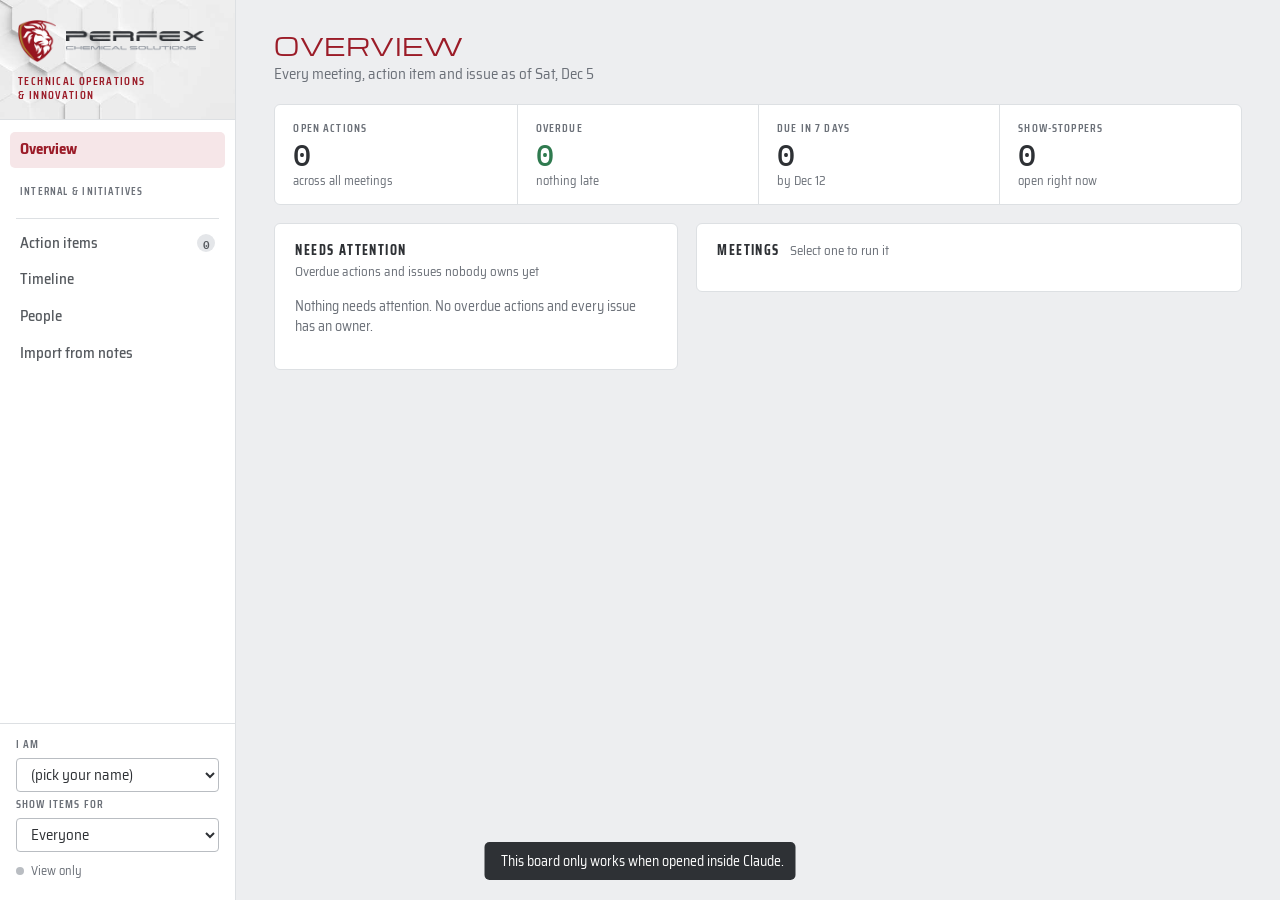
<file: board.html>
<!doctype html><html><head><meta charset=utf8><meta name=viewport content="width=device-width,initial-scale=1"><style>:root{color-scheme:light}body{margin:0;padding:0;font:14px -apple-system,BlinkMacSystemFont,sans-serif;background:#faf9f5;color:#141413}img{max-width:100%}[hidden]:not([hidden=until-found i]){display:none!important}</style></head><body>
<title>Technical Operations &amp; Innovation Board</title>
<link rel="stylesheet" href="https://fonts.googleapis.com/css2?family=IBM+Plex+Mono:wght@400;500&family=Michroma&family=Saira+Condensed:wght@500;600;700&family=Saira+Semi+Condensed:wght@400;500;600;700&display=swap">
<style id="app-css">
:root{
  color-scheme: light;
  --ground:#EDEEF0; --surface:#FFFFFF; --surface-2:#F5F6F7; --sunk:#E4E6E9;
  --ink:#2E3135; --ink-2:#55595E; --muted:#6B7078; --faint:#8A9099;
  --line:#DDE0E3; --line-strong:#B9BDC2;
  --brand:#9B1C28; --brand-deep:#6E1420; --brand-soft:#F6E6E8; --on-brand:#FFFFFF;
  --gold:#C8912B; --gold-ink:#855B10; --gold-soft:#F7EEDB;
  --good:#2F7A4F; --good-soft:#E2F0E7;
  --crit:#9B1C28; --crit-soft:#F6E6E8; --on-ink:#FFFFFF;
  --hex-op:.85;
  --f-title:'Michroma','Eurostile','Microgramma',Arial,sans-serif;
  --f-body:'Saira Semi Condensed','Arial Narrow',Arial,sans-serif;
  --f-label:'Saira Condensed','Arial Narrow',Arial,sans-serif;
  --f-mono:'IBM Plex Mono',ui-monospace,'SFMono-Regular',Menlo,Consolas,monospace;
}
@media (prefers-color-scheme: dark){
  :root:not([data-theme="light"]){
    color-scheme: dark;
    --ground:#17191C; --surface:#212428; --surface-2:#282C31; --sunk:#1C1F22;
    --ink:#ECEDEF; --ink-2:#C3C7CC; --muted:#99A0A8; --faint:#7A8088;
    --line:#33373D; --line-strong:#4A4F56;
    --brand:#E0636C; --brand-deep:#B8414B; --brand-soft:#3A2124; --on-brand:#17191C;
    --gold:#D9A441; --gold-ink:#E5B862; --gold-soft:#3A2F1A;
    --good:#5DBB85; --good-soft:#1C3326;
    --crit:#E0636C; --crit-soft:#3A2124; --on-ink:#17191C;
    --hex-op:.06;
  }
}
:root[data-theme="dark"]{
  color-scheme: dark;
  --ground:#17191C; --surface:#212428; --surface-2:#282C31; --sunk:#1C1F22;
  --ink:#ECEDEF; --ink-2:#C3C7CC; --muted:#99A0A8; --faint:#7A8088;
  --line:#33373D; --line-strong:#4A4F56;
  --brand:#E0636C; --brand-deep:#B8414B; --brand-soft:#3A2124; --on-brand:#17191C;
  --gold:#D9A441; --gold-ink:#E5B862; --gold-soft:#3A2F1A;
  --good:#5DBB85; --good-soft:#1C3326;
  --crit:#E0636C; --crit-soft:#3A2124; --on-ink:#17191C;
  --hex-op:.06;
}
*{box-sizing:border-box}
[hidden]{display:none!important}
html,body{margin:0}
body{background:var(--ground);color:var(--ink);font:15px/1.45 var(--f-body);-webkit-font-smoothing:antialiased}
img{max-width:100%}
button,input,select,textarea{font:inherit;color:inherit}
button{cursor:pointer}
:focus-visible{outline:2px solid var(--brand);outline-offset:2px}
a{color:var(--brand)}
.mono{font-family:var(--f-mono);font-variant-numeric:tabular-nums}
.muted{color:var(--muted)} .sm{font-size:13px}
.lbl{font:600 11.5px/1.2 var(--f-label);text-transform:uppercase;letter-spacing:.1em;color:var(--muted)}

/* ---------- shell ---------- */
.app{display:grid;grid-template-columns:236px minmax(0,1fr);min-height:100vh}
.side{position:sticky;top:0;height:100vh;overflow-y:auto;background:var(--surface);border-right:1px solid var(--line);display:flex;flex-direction:column}
.brand{position:relative;isolation:isolate;padding:20px 18px 16px;border-bottom:1px solid var(--line)}
.brand::before{content:'';position:absolute;inset:0;z-index:-1;background:url([data-uri]) left top/cover no-repeat;opacity:var(--hex-op)}
.mark{display:flex;align-items:center;gap:10px}
.shield{display:block;flex:none;width:38px;height:42px;background:url([data-uri]) center/contain no-repeat}
.wm{display:flex;flex-direction:column;gap:5px}
.wm i{display:block;-webkit-mask-repeat:no-repeat;mask-repeat:no-repeat;-webkit-mask-size:contain;mask-size:contain;-webkit-mask-position:left center;mask-position:left center}
.wm .pf{width:138px;height:10px;background:var(--ink);-webkit-mask-image:url([data-uri]);mask-image:url([data-uri])}
.wm .cs{width:138px;height:5.5px;background:var(--faint);-webkit-mask-image:url([data-uri]);mask-image:url([data-uri])}
.appname{margin-top:12px;font:600 11.5px/1.25 var(--f-label);text-transform:uppercase;letter-spacing:.12em;color:var(--brand)}
.nav{padding:12px 10px;display:flex;flex-direction:column;gap:1px}
.ng{display:flex;align-items:center;justify-content:space-between;font:600 11px var(--f-label);text-transform:uppercase;letter-spacing:.11em;color:var(--muted);padding:14px 10px 5px}
.ng-add{border:1px solid var(--line-strong);background:var(--surface);color:var(--ink-2);border-radius:4px;width:20px;height:20px;line-height:1;font-size:14px;padding:0}
.ng-add:hover{border-color:var(--brand);color:var(--brand)}
.nsep{height:1px;background:var(--line);margin:12px 6px 6px}
.ni{display:flex;align-items:center;gap:8px;width:100%;border:0;background:transparent;border-radius:5px;padding:7px 10px;text-align:left;color:var(--ink-2)}
.ni:hover{background:var(--surface-2);color:var(--ink)}
.ni[aria-current="page"]{background:var(--brand-soft);color:var(--brand)}
.ni[aria-current="page"] .ni-t{font-weight:700}
.ni-t{font-weight:500;flex:1 1 auto;min-width:0;white-space:nowrap;overflow:hidden;text-overflow:ellipsis}
.ni-s{font:11.5px var(--f-mono);color:var(--faint);white-space:nowrap}
.cnt{font:600 11px/1 var(--f-mono);min-width:18px;height:18px;padding:0 5px;border-radius:9px;background:var(--crit);color:var(--on-brand);display:inline-grid;place-items:center;flex:none}
.cnt.out{background:transparent;color:var(--crit);box-shadow:inset 0 0 0 1.5px var(--crit)}
.cnt.n{background:var(--sunk);color:var(--ink-2)}
.side-foot{margin-top:auto;padding:14px 16px 16px;border-top:1px solid var(--line);display:flex;flex-direction:column;gap:6px}
.side-foot select{width:100%}
.savepill{display:flex;align-items:center;gap:7px;font-size:12.5px;color:var(--muted);min-height:26px;flex-wrap:wrap}
.savepill .dotc{width:8px;height:8px;border-radius:50%;background:var(--faint);flex:none}
.savepill.ok .dotc{background:var(--good)} .savepill.dirty .dotc{background:var(--gold)} .savepill.ro .dotc{background:var(--line-strong)}
.mnav{display:none}
.mainarea{min-width:0;padding-inline:clamp(16px,3vw,40px);padding-block:26px 64px}
.page{max-width:1240px;margin:0 auto;display:flex;flex-direction:column;gap:18px}
@media (max-width:860px){
  .app{grid-template-columns:minmax(0,1fr)}
  .side{display:none}
  .mnav{display:flex;align-items:center;gap:10px;padding:10px 16px;background:var(--surface);border-bottom:1px solid var(--line);position:sticky;top:0;z-index:20}
  .mnav .shield{width:26px;height:29px}
  .mnav select{flex:1 1 auto;min-width:0}
  .mnav .savepill span{display:none}
}

/* ---------- controls ---------- */
.btn{height:34px;padding:0 14px;border:1px solid var(--brand);background:var(--brand);color:var(--on-brand);border-radius:4px;font:600 13.5px var(--f-label);letter-spacing:.04em;text-transform:uppercase;white-space:nowrap;display:inline-flex;align-items:center;gap:6px}
.btn:hover{background:var(--brand-deep);border-color:var(--brand-deep)}
.btn.ghost{background:var(--surface);color:var(--ink);border-color:var(--line-strong)}
.btn.ghost:hover{border-color:var(--ink)}
.btn.sm{height:28px;padding:0 10px;font-size:12.5px}
.btn.block{width:100%;justify-content:center}
.btn.danger{background:transparent;color:var(--crit);border-color:var(--crit)}
.btn:disabled{opacity:.45;cursor:not-allowed}
.fld{height:34px;border:1px solid var(--line-strong);border-radius:4px;background:var(--surface);padding:0 10px;min-width:0}
.x{width:26px;height:26px;border:0;background:transparent;color:var(--faint);border-radius:4px;font-size:18px;line-height:1;flex:none;padding:0}
.x:hover{background:var(--crit-soft);color:var(--crit)}
.ib{width:30px;height:30px;border:1px solid var(--line-strong);border-radius:50%;background:var(--surface);display:grid;place-items:center;font-size:12px;line-height:1;padding:0;color:var(--ink)}
.ib:hover{border-color:var(--ink)}
.ib.go{background:var(--brand);border-color:var(--brand);color:var(--on-brand)}
.add-btn{border:1px dashed var(--line-strong);background:transparent;color:var(--ink-2);border-radius:4px;padding:5px 10px;font:600 12.5px var(--f-label);letter-spacing:.05em;text-transform:uppercase}
.add-btn:hover{border-color:var(--brand);color:var(--brand)}
.linkbtn{border:0;background:none;padding:0;color:var(--brand);font-weight:600;text-align:left}
.linkbtn:hover{text-decoration:underline}

/* ---------- page header ---------- */
.ph{display:flex;flex-wrap:wrap;align-items:flex-end;justify-content:space-between;gap:12px 24px}
.ph h1{font:400 clamp(19px,2.2vw,24px)/1.25 var(--f-title);color:var(--brand);text-transform:uppercase;letter-spacing:.02em;margin:4px 0 0;text-wrap:balance}
.ph .sub{color:var(--muted);margin-top:4px}
.ph-r{display:flex;align-items:center;gap:8px;flex-wrap:wrap}
.datenav{display:flex;align-items:center;gap:6px}
.datenav .d{display:flex;flex-direction:column;line-height:1.2;min-width:170px;text-align:center}
.datenav .d b{font-weight:600;font-size:15.5px}
.datenav .d span{font:12px var(--f-mono);color:var(--muted)}
.icon{width:32px;height:32px;border:1px solid var(--line-strong);background:var(--surface);border-radius:4px;font-size:18px;line-height:1;display:grid;place-items:center;flex:none;padding:0}
.icon:hover{border-color:var(--ink)}
.att{display:flex;flex-wrap:wrap;align-items:center;gap:6px;margin-top:10px}
.pchip{font-size:13px;padding:2px 10px;border-radius:12px;background:var(--surface);border:1px solid var(--line);white-space:nowrap}
.pchip.m{background:var(--ink);border-color:var(--ink);color:var(--on-ink)}
.pchip.o{border-style:dashed;color:var(--muted)}
.att details{font-size:13px;color:var(--muted)}
.att summary{cursor:pointer}
.att details[open]{flex-basis:100%}
.att details .names{display:flex;flex-wrap:wrap;gap:5px;margin-top:6px}

/* ---------- panels ---------- */
.panel{background:var(--surface);border:1px solid var(--line);border-radius:6px;padding:18px 20px}
.pan-h{display:flex;align-items:baseline;flex-wrap:wrap;gap:4px 10px;margin-bottom:12px}
h2{font:700 14px/1.2 var(--f-label);text-transform:uppercase;letter-spacing:.1em;margin:0;color:var(--ink)}
.pan-h .sub{color:var(--muted);font-size:13px}
.pan-h .r{margin-left:auto;display:flex;gap:6px;align-items:center;flex-wrap:wrap}
.none{color:var(--muted);font-size:14px}

/* KPIs */
.kpis{display:grid;grid-template-columns:repeat(4,minmax(0,1fr));background:var(--surface);border:1px solid var(--line);border-radius:6px;overflow:hidden}
.kpi{padding:14px 18px;border:0;border-left:1px solid var(--line);background:transparent;text-align:left;display:flex;flex-direction:column;gap:2px;min-width:0}
.kpi:first-child{border-left:0}
button.kpi:hover{background:var(--surface-2)}
.kpi .n{font:500 30px/1.05 var(--f-mono);font-variant-numeric:tabular-nums}
.kpi .l{font:600 11.5px var(--f-label);text-transform:uppercase;letter-spacing:.1em;color:var(--muted)}
.kpi .s{font-size:12.5px;color:var(--muted)}
.kpi.crit .n{color:var(--crit)} .kpi.warn .n{color:var(--gold-ink)} .kpi.good .n{color:var(--good)}
@media (max-width:640px){.kpis{grid-template-columns:repeat(2,minmax(0,1fr))}.kpi:nth-child(3){border-left:0}.kpi:nth-child(n+3){border-top:1px solid var(--line)}}

/* overview */
.ovgrid{display:grid;grid-template-columns:minmax(0,1fr) minmax(0,1.35fr);gap:18px;align-items:start}
@media (max-width:1100px){.ovgrid{grid-template-columns:minmax(0,1fr)}}
.att-list{list-style:none;margin:0;padding:0}
.att-list li{border-top:1px solid var(--line)}
.att-list li:first-child{border-top:0}
.att-list button{display:grid;grid-template-columns:auto minmax(0,1fr);gap:2px 10px;width:100%;text-align:left;border:0;background:transparent;padding:10px 4px}
.att-list button:hover{background:var(--surface-2)}
.att-list .t{font-weight:500;overflow-wrap:anywhere}
.att-list .m{grid-column:2;font-size:13px;color:var(--muted)}
.mgroup + .mgroup{margin-top:16px}
.mgroup .lbl{margin:0 0 8px}
.cards{display:grid;grid-template-columns:repeat(auto-fill,minmax(210px,1fr));gap:10px}
.mc{display:flex;flex-direction:column;gap:6px;text-align:left;border:1px solid var(--line);background:var(--surface);border-radius:6px;padding:12px 14px}
.mc:hover{border-color:var(--brand)}
.mc .nm{font-weight:700;font-size:15.5px}
.mc .dt{font:12.5px var(--f-mono);color:var(--muted)}
.mc .ppl{font-size:13px;color:var(--ink-2);display:-webkit-box;-webkit-line-clamp:2;-webkit-box-orient:vertical;overflow:hidden;min-height:2.6em}
.mc .row{display:flex;gap:12px;margin-top:2px;padding-top:8px;border-top:1px solid var(--line)}
.mc .row span{display:flex;flex-direction:column;font:600 10.5px var(--f-label);text-transform:uppercase;letter-spacing:.08em;color:var(--muted)}
.mc .row b{font:500 16px var(--f-mono);color:var(--ink);letter-spacing:0}
.mc .row b.crit{color:var(--crit)}

/* ---------- meeting: stepper ---------- */
.stepper{display:flex;align-items:stretch;background:var(--surface);border:1px solid var(--line);border-radius:6px;overflow:hidden}
.steps{display:grid;grid-template-columns:repeat(5,minmax(0,1fr));flex:1 1 auto;min-width:0}
.st{position:relative;display:grid;grid-template-columns:auto minmax(0,1fr);grid-template-rows:auto auto;column-gap:9px;align-items:center;text-align:left;border:0;border-right:1px solid var(--line);background:transparent;padding:10px 12px;min-width:0;overflow:hidden}
.st:hover{background:var(--surface-2)}
.st-n{grid-row:1 / span 2;width:26px;height:26px;border-radius:50%;border:1.5px solid var(--line-strong);display:grid;place-items:center;font:600 12.5px var(--f-mono);color:var(--ink-2)}
.st-t{font-weight:600;white-space:nowrap;overflow:hidden;text-overflow:ellipsis}
.st-y{display:none;font-weight:600;font-size:12.5px;white-space:nowrap}
.st-b{font:11.5px var(--f-mono);color:var(--muted);white-space:nowrap}
.st-b b{font-weight:600;color:var(--ink-2)}
.st-p{position:absolute;left:0;bottom:0;height:3px;width:0;background:var(--gold)}
.st.main .st-n{border-color:var(--brand);color:var(--brand)}
.st.cur{background:var(--ink);color:var(--on-ink)}
.st.cur .st-b,.st.cur .st-b b{color:inherit;opacity:.75}
.st.cur .st-n{background:var(--on-ink);border-color:var(--on-ink);color:var(--ink)}
.st.due:not(.cur){box-shadow:inset 0 0 0 2px var(--gold)}
.tmr{display:flex;align-items:center;gap:8px;padding:8px 14px;flex:none;border-left:1px solid var(--line)}
.tmr .t-el{font:500 20px var(--f-mono);font-variant-numeric:tabular-nums}
.tmr .t-of{font:12px var(--f-mono);color:var(--muted)}
.tmr.over .t-el{color:var(--crit)}
.t-hint{font-size:13px;color:var(--muted);margin-top:-8px;padding-left:2px}
.t-hint b{color:var(--ink)}
.t-hint.over b{color:var(--crit)}
@media (max-width:980px){.stepper{flex-direction:column}.steps{grid-template-columns:repeat(5,minmax(0,1fr))}.st{grid-template-columns:minmax(0,1fr);justify-items:center;text-align:center;padding:8px 4px}.st-n{grid-row:auto}.st-b{display:none}.tmr{border-left:0;border-top:1px solid var(--line);justify-content:center}}
@media (max-width:980px){.st-t{display:none}.st-y{display:block}}

.mgrid{display:grid;grid-template-columns:minmax(0,1fr) 340px;gap:18px;align-items:start}
@media (max-width:1150px){.mgrid{grid-template-columns:minmax(0,1fr)}}
.stage{min-height:360px;display:flex;flex-direction:column}
.stg-h{display:flex;align-items:flex-start;gap:12px;flex-wrap:wrap;margin-bottom:14px}
.stg-h .segno{width:34px;height:34px;border-radius:50%;background:var(--brand);color:var(--on-brand);display:grid;place-items:center;font:600 15px var(--f-mono);flex:none}
.stg-h .tt{flex:1 1 260px;min-width:0}
.stg-h h2{font:400 17px/1.3 var(--f-title);letter-spacing:.02em;color:var(--ink)}
.stg-h .rule{margin:4px 0 0;color:var(--ink-2);font-size:14px;max-width:64ch}
.stg-f{margin-top:auto;padding-top:16px;display:flex;justify-content:space-between;gap:8px;border-top:1px solid var(--line)}
.stg-body{padding-bottom:16px}

.rp{display:grid;grid-template-columns:170px minmax(0,1fr);gap:6px 16px;padding:12px 0;border-top:1px solid var(--line)}
.rp:first-child{border-top:0;padding-top:2px}
.rp-h b{display:block;font-weight:700}
.rp-h span{font-size:12.5px;color:var(--muted)}
.rp-b{display:flex;flex-direction:column;gap:6px;align-items:flex-start;min-width:0}
@media (max-width:640px){.rp{grid-template-columns:minmax(0,1fr)}}
.items{list-style:none;margin:0;padding:0;display:flex;flex-direction:column;gap:6px;width:100%}
.item{display:grid;grid-template-columns:auto minmax(0,1fr) auto;gap:10px;align-items:start;padding:8px 6px 8px 10px;background:var(--surface-2);border-radius:5px}
.it-t{font-weight:500;overflow-wrap:anywhere}
.why{color:var(--ink-2);font-size:13.5px;margin-top:2px;overflow-wrap:anywhere}
.why span{font:600 11px var(--f-label);text-transform:uppercase;letter-spacing:.08em;color:var(--muted);margin-right:6px}
.why.own span{color:var(--brand)}
.chip{font:700 11px/1 var(--f-label);text-transform:uppercase;letter-spacing:.07em;padding:5px 7px;border-radius:3px;white-space:nowrap;display:inline-block;margin-top:1px}
.chip.win{background:var(--good-soft);color:var(--good)}
.chip.loss{background:var(--crit-soft);color:var(--crit)}
.chip.opp{background:var(--gold-soft);color:var(--gold-ink)}
.chip.stopper{background:var(--crit);color:var(--on-brand)}
.chip.offtrack{background:var(--gold-soft);color:var(--gold-ink)}
.chip.risk{background:var(--surface-2);color:var(--ink-2);box-shadow:inset 0 0 0 1px var(--line-strong)}
.chip.done{background:var(--good-soft);color:var(--good)}
.chip.tab{background:var(--sunk);color:var(--ink-2)}

.proj{display:grid;grid-template-columns:minmax(0,1fr) auto auto;gap:8px 12px;align-items:center;padding:8px 6px 8px 10px;background:var(--surface-2);border-radius:5px}
.proj .meta{font-size:13px;color:var(--muted)}
.proj .meta a{color:var(--gold-ink);font-weight:600}
.proj.done-row .it-t{text-decoration:line-through;color:var(--muted)}
.stat{display:inline-flex;border:1px solid var(--line-strong);border-radius:4px;overflow:hidden;background:var(--surface)}
.stat button{border:0;background:transparent;padding:5px 10px;font:600 12.5px var(--f-label);letter-spacing:.04em;color:var(--muted);border-left:1px solid var(--line)}
.stat button:first-child{border-left:0}
.stat button[aria-pressed="true"][data-v="on"]{background:var(--good-soft);color:var(--good)}
.stat button[aria-pressed="true"][data-v="off"]{background:var(--gold-soft);color:var(--gold-ink)}
.stat button[aria-pressed="true"][data-v="done"]{background:var(--ink);color:var(--on-ink)}
.stat button[aria-pressed="true"][data-v="hold"]{background:var(--sunk);color:var(--ink)}
.stat button[aria-pressed="true"][data-v="cancelled"]{background:var(--crit-soft);color:var(--crit)}
.proj{grid-template-columns:minmax(0,1fr) auto!important;align-items:start!important}
.proj .stat{grid-column:1 / -1;justify-self:start;flex-wrap:wrap}
.pname{border:0;background:transparent;padding:0;text-align:left;display:flex;flex-direction:column;gap:3px;min-width:0;cursor:pointer}
.pname:hover .it-t{text-decoration:underline}
.proj.sel{background:var(--brand-soft);box-shadow:inset 0 0 0 2px var(--brand)}
.proj.ps-hold .it-t,.proj.ps-cancelled .it-t{color:var(--muted)}
.proj.ps-cancelled .it-t{text-decoration:line-through}
.proj.ps-new{box-shadow:inset 0 0 0 1px var(--gold)}
.proj.ps-new.sel{box-shadow:inset 0 0 0 2px var(--brand)}
.warnt{color:var(--gold-ink);font-weight:600}
.chip.new{background:var(--gold);color:var(--on-brand);padding:3px 6px}
.why.fwd span{color:var(--gold-ink)}
.moved{margin-top:16px;padding-top:12px;border-top:1px dashed var(--line)}
.moved ul{list-style:none;margin:8px 0 0;padding:0;display:flex;flex-direction:column;gap:6px}
.moved li{display:grid;grid-template-columns:auto minmax(0,1fr);gap:2px 10px;align-items:start;font-size:14px;color:var(--ink-2)}
.moved .mv-a{grid-column:2;font-size:12.5px;color:var(--muted)}
.psel{box-shadow:inset 0 0 0 2px var(--brand)}
.psel-n{font-weight:700;margin:-4px 0 8px}
@media (max-width:560px){.proj{grid-template-columns:minmax(0,1fr) auto}.proj .stat{grid-column:1 / -1;justify-self:start}}

.issue{border:1px solid var(--line);border-radius:6px;padding:12px 14px}
.issue + .issue{margin-top:10px}
.issue.stop{border-color:color-mix(in srgb,var(--crit) 55%,var(--line))}
.issue.resolved{opacity:.7}
.issue.resolved .it-t{text-decoration:line-through}
.is-h{display:grid;grid-template-columns:auto auto minmax(0,1fr) auto;gap:10px;align-items:start}
.rank{font:600 16px/1.35 var(--f-mono);min-width:28px}
.is-h .it-t{font-size:15.5px}
.is-tools{display:flex;gap:4px;align-items:center}
.mv{width:26px;height:26px;border:1px solid var(--line);background:var(--surface);border-radius:4px;color:var(--ink-2);font-size:10.5px;line-height:1;padding:0}
.mv:hover:not(:disabled){border-color:var(--ink)}
.mv:disabled{opacity:.3;cursor:default}
.is-sub{font-size:13px;color:var(--muted);margin:2px 0 8px 38px}
.is-body{margin-left:38px;display:flex;flex-direction:column;gap:8px;align-items:flex-start}
@media (max-width:560px){.is-sub,.is-body{margin-left:0}.is-h{grid-template-columns:auto minmax(0,1fr)}.is-h .chip{grid-column:2}.is-h .it-t,.is-h .is-tools{grid-column:1 / -1}}
.acts{list-style:none;margin:0;padding:0;width:100%}
.act{display:grid;grid-template-columns:auto minmax(0,1fr) auto;gap:2px 10px;align-items:start;padding:7px 0;border-top:1px dashed var(--line)}
.act:first-child{border-top:0}
.act input[type="checkbox"]{width:16px;height:16px;accent-color:var(--good);margin:3px 0 0}
.act .a-t{overflow-wrap:anywhere}
.act .a-t .aid{margin-right:6px}
.act .a-m{grid-column:2;font-size:12.5px;color:var(--muted)}
.act .a-m b{color:var(--ink-2);font-weight:600}
.act.done .a-t{text-decoration:line-through;color:var(--muted)}
.aid{font:500 11.5px var(--f-mono);color:var(--faint);white-space:nowrap}
.duetag{font:500 11.5px var(--f-mono);white-space:nowrap;padding:2px 6px;border-radius:3px;color:var(--ink-2);background:var(--surface-2)}
.duetag.over{background:var(--crit-soft);color:var(--crit)}
.duetag.soon{background:var(--gold-soft);color:var(--gold-ink)}
.duetag.done{background:var(--good-soft);color:var(--good)}
.noact{font-size:13.5px;color:var(--gold-ink)}

/* forms */
.add{display:flex;flex-wrap:wrap;gap:6px;width:100%;padding:10px;background:var(--surface-2);border:1px solid var(--line);border-radius:6px}
.add input[type="text"],.add input[type="date"],.add select{height:34px;border:1px solid var(--line-strong);border-radius:4px;background:var(--surface);padding:0 9px;min-width:0}
.add input[type="text"]{flex:1 1 180px}
.add input.full{flex-basis:100%}
.add input[type="date"]{flex:0 0 146px;font-family:var(--f-mono);font-size:13px}
.add select{flex:0 1 190px}
.add select.full{flex:1 1 100%}
.add .ifloss{flex-basis:100%}
/* due check */
.duechk{border:1px solid var(--line);border-left:3px solid var(--gold);border-radius:6px;padding:10px 14px;margin-bottom:14px;background:var(--surface-2)}
.duechk.clear{border-left-color:var(--good);padding:8px 14px;font-size:14px;color:var(--ink-2)}
.duechk.clear b{font:700 12.5px var(--f-label);letter-spacing:.07em;text-transform:uppercase;color:var(--ink)}
.duechk .dc-h{display:flex;flex-wrap:wrap;align-items:baseline;gap:4px 10px;margin-bottom:4px}
.duechk .dc-h b{font:700 12.5px var(--f-label);letter-spacing:.07em;text-transform:uppercase;color:var(--ink)}
.duechk .dc-h span{font-size:12.5px;color:var(--muted)}
.duechk .act{grid-template-columns:auto minmax(0,1fr) auto}
.duechk .act input[type="date"]{height:28px;border:1px solid var(--line-strong);border-radius:4px;background:var(--surface);padding:0 6px;font:12.5px var(--f-mono);grid-row:1 / span 2;grid-column:3;align-self:center}
.duechk .dc-tip{margin:6px 0 0;font-size:12.5px;color:var(--muted)}
/* summary */
.sumbox{margin-top:12px}
.sumbox textarea{width:100%;min-height:220px;font:12.5px/1.5 var(--f-mono);border:1px solid var(--line-strong);border-radius:4px;background:var(--surface-2);padding:8px 10px;resize:vertical;color:var(--ink)}
.stg-f .fr{display:flex;gap:8px;flex-wrap:wrap;justify-content:flex-end}
.add .acts-r{display:flex;gap:6px;margin-left:auto}
.add input::placeholder,textarea::placeholder{color:var(--faint)}
.tgl{display:inline-flex;border:1px solid var(--line-strong);border-radius:4px;overflow:hidden;height:34px;flex:none;position:relative;background:var(--surface)}
.tgl input{position:absolute;opacity:0;width:1px;height:1px}
.tgl label{padding:0 12px;display:grid;place-items:center;font:600 13px var(--f-label);letter-spacing:.04em;text-transform:uppercase;cursor:pointer;color:var(--ink-2)}
.tgl input:checked + label{background:var(--ink);color:var(--on-ink)}
.tgl input:focus-visible + label{outline:2px solid var(--brand);outline-offset:-2px}

/* conclusion */
.concl{display:grid;grid-template-columns:minmax(0,1.3fr) minmax(0,1fr);gap:18px 28px}
@media (max-width:700px){.concl{grid-template-columns:minmax(0,1fr)}}
.rates .lbl{margin:12px 0 2px}
.rates .lbl:first-child{margin-top:0}
.rrow{display:flex;align-items:center;justify-content:space-between;gap:10px;padding:5px 0;border-bottom:1px solid var(--line)}
.rrow .nm{min-width:0;overflow:hidden;text-overflow:ellipsis;white-space:nowrap}
.rate{display:flex;gap:4px;flex:none}
.rb{width:31px;height:31px;border:1px solid var(--line-strong);border-radius:4px;background:var(--surface);font:500 13px var(--f-mono);padding:0}
.rb:hover{border-color:var(--ink)}
.rb[aria-pressed="true"]{background:var(--brand);border-color:var(--brand);color:var(--on-brand)}
.scale{font-size:12.5px;color:var(--muted);margin-top:8px}
.score .big{font:500 48px/1 var(--f-mono);font-variant-numeric:tabular-nums}
.score .big small{font-size:18px;color:var(--muted)}
.spark{width:100%;max-width:260px;height:auto;display:block;margin-top:12px}
.spark .sg{stroke:var(--line);stroke-width:1}
.spark .sl{stroke:var(--brand);stroke-width:2;fill:none;stroke-linejoin:round}
.spark .se{fill:var(--brand)}
.spark .st{fill:var(--muted);font:10px var(--f-mono)}
textarea.fld{display:block;width:100%;min-height:62px;padding:8px 10px;height:auto;resize:vertical;margin-top:6px}

/* rail */
.rail{display:flex;flex-direction:column;gap:14px;position:sticky;top:16px}
@media (max-width:1150px){.rail{position:static}}
.rail .panel{padding:14px 16px}
.rail .pan-h{margin-bottom:8px}
.rlist{list-style:none;margin:0;padding:0}
.rlist li{border-top:1px solid var(--line)}
.rlist li:first-child{border-top:0}
.rlist .act{border-top:0}
.ri{display:grid;grid-template-columns:auto minmax(0,1fr);gap:8px;width:100%;text-align:left;border:0;background:transparent;padding:8px 2px;align-items:start}
.ri:hover .it-t{text-decoration:underline}
.ri .rank{font-size:13px;min-width:22px}
.ri .it-t{font-size:14px}
.ri .m{grid-column:2;font-size:12px;color:var(--muted)}
.more{display:block;margin-top:8px;font-size:13px}

/* action register */
.filters{display:flex;flex-wrap:wrap;gap:6px;align-items:center}
.fchip{height:30px;padding:0 12px;border:1px solid var(--line-strong);border-radius:15px;background:var(--surface);font:500 13.5px var(--f-body);display:inline-flex;align-items:center;gap:6px}
.fchip b{font:500 12px var(--f-mono);color:var(--muted)}
.fchip[aria-pressed="true"]{background:var(--ink);border-color:var(--ink);color:var(--on-ink)}
.fchip[aria-pressed="true"] b{color:inherit;opacity:.75}
.fchip.crit b{color:var(--crit)}
.fchip.crit[aria-pressed="true"] b{color:inherit}
.filters select{height:30px;border:1px solid var(--line-strong);border-radius:15px;background:var(--surface);padding:0 10px;font-size:13.5px}
.filters .sp{flex:1 1 auto}
.alist{list-style:none;margin:12px 0 0;padding:0;border-top:1px solid var(--line)}
.arow{display:grid;grid-template-columns:auto minmax(0,1fr) auto auto;gap:4px 12px;align-items:start;padding:11px 0;border-bottom:1px solid var(--line)}
.arow > input[type="checkbox"]{margin-top:4px;width:16px;height:16px;accent-color:var(--good)}
.arow .atext{font-weight:500;overflow-wrap:anywhere}
.arow .atext .aid{margin-right:7px}
.arow .ameta{font-size:13px;color:var(--muted);overflow-wrap:anywhere}
.arow .ameta b{font-weight:600;color:var(--ink-2)}
.arow.done .atext{text-decoration:line-through;color:var(--muted)}
.adue{display:flex;flex-direction:column;align-items:flex-end;gap:3px}
.adue input{height:30px;width:136px;border:1px solid var(--line-strong);border-radius:4px;background:var(--surface);font:12.5px var(--f-mono);padding:0 6px}
.arow.over .adue input{border-color:var(--crit)}
.flash{animation:flash 1.6s ease-out}
@keyframes flash{0%{background:var(--brand-soft)}100%{background:transparent}}
@media (prefers-reduced-motion:reduce){.flash{animation:none;outline:2px solid var(--brand)}}
@media (max-width:560px){.arow{grid-template-columns:auto minmax(0,1fr) auto}.adue{grid-column:2;align-items:flex-start;flex-direction:row}}
.follow textarea{width:100%;min-height:170px;font:12.5px/1.5 var(--f-mono);border:1px solid var(--line-strong);border-radius:4px;background:var(--surface-2);padding:8px 10px;resize:vertical;color:var(--ink)}
.follow .row{display:flex;justify-content:space-between;align-items:center;gap:8px;margin-bottom:6px;font-size:13px;color:var(--muted)}
.scope-note{display:flex;flex-wrap:wrap;align-items:center;gap:8px;font-size:13px;color:var(--ink-2);background:var(--brand-soft);border-radius:4px;padding:6px 10px}

/* timeline */
.tl-scroll{overflow-x:auto}
.tl{display:grid;grid-template-columns:170px 80px minmax(440px,1fr) 60px;min-width:760px}
.tl > div{border-top:1px solid var(--line);min-height:46px;position:relative}
.tl .ax{border-top:0;min-height:22px;font:600 11px var(--f-label);text-transform:uppercase;letter-spacing:.09em;color:var(--muted);display:flex;align-items:flex-end;padding-bottom:4px}
.tl-lab{padding:7px 10px 6px 0;display:flex;flex-direction:column;justify-content:center;line-height:1.2;min-width:0}
.tl-lab b{font-weight:700;white-space:nowrap;overflow:hidden;text-overflow:ellipsis}
.tl-lab span{font-size:12px;color:var(--muted);white-space:nowrap;overflow:hidden;text-overflow:ellipsis}
.tl-over{background:var(--crit-soft);display:flex;flex-wrap:wrap;align-content:center;gap:4px;padding:6px 8px}
.tl-over.ax{background:transparent;color:var(--crit);padding:0 8px 4px}
.tl-later{display:flex;align-items:center;justify-content:center;font:12px var(--f-mono);color:var(--muted);border-left:1px dashed var(--line)}
.tl-later.ax{border-left:0}
.tl-in{position:absolute;inset:0 12px}
.gl{position:absolute;top:0;bottom:0;width:0;border-left:1px dotted var(--line-strong)}
.gl.today{border-left:1.5px solid var(--ink)}
.tk{position:absolute;bottom:4px;transform:translateX(-50%);font:500 11px var(--f-mono);letter-spacing:0;text-transform:none;color:var(--muted);white-space:nowrap}
.dot{position:absolute;width:12px;height:12px;margin-left:-6px;border-radius:50%;background:var(--ink-2);border:2px solid var(--surface);padding:0;box-shadow:0 0 0 1px var(--ink-2)}
.dot.soon{background:var(--gold);box-shadow:0 0 0 1px var(--gold)}
.dot.over{position:static;margin:0;background:var(--crit);box-shadow:0 0 0 1px var(--crit)}
.dot.proj{border-radius:1px;transform:rotate(45deg);background:var(--surface);box-shadow:0 0 0 2px var(--ink-2);width:10px;height:10px;margin-left:-5px}
.dot.proj.off{box-shadow:0 0 0 2px var(--gold);background:var(--gold-soft)}
.dot.proj.over{background:var(--crit-soft);box-shadow:0 0 0 2px var(--crit)}
.dot:hover{z-index:2;outline:2px solid var(--brand);outline-offset:1px}
.legend{display:flex;flex-wrap:wrap;gap:6px 14px;font-size:12.5px;color:var(--muted);align-items:center}
.legend i{display:inline-block;vertical-align:-1px;margin-right:5px}
.lg-a{width:10px;height:10px;border-radius:50%;background:var(--ink-2)}
.lg-s{width:10px;height:10px;border-radius:50%;background:var(--gold)}
.lg-o{width:10px;height:10px;border-radius:50%;background:var(--crit)}
.lg-t{width:0;height:12px;border-left:1.5px solid var(--ink)}
.lg-p{width:8px;height:8px;transform:rotate(45deg);border:2px solid var(--ink-2)}
.tl-empty{grid-column:1 / -1;border-top:1px solid var(--line);padding:14px 0;color:var(--muted)}
.seg-tgl{display:inline-flex;border:1px solid var(--line-strong);border-radius:15px;overflow:hidden}
.seg-tgl button{border:0;background:var(--surface);padding:4px 12px;font-size:13px}
.seg-tgl button[aria-pressed="true"]{background:var(--ink);color:var(--on-ink)}

/* tables (people, settings) */
.tbl-scroll{overflow-x:auto}
table.t{border-collapse:collapse;width:100%;font-size:14px}
table.t th{font:700 11.5px var(--f-label);text-transform:uppercase;letter-spacing:.08em;background:var(--brand);color:var(--on-brand);text-align:left;padding:8px 10px;white-space:nowrap}
table.t th:first-child{border-top-left-radius:4px} table.t th:last-child{border-top-right-radius:4px}
table.t td{padding:6px 10px;border-bottom:1px solid var(--line);vertical-align:middle}
table.t tbody tr:nth-child(even) td{background:var(--surface-2)}
table.t .k{font-size:12.5px;color:var(--muted)}
table.t input.fld{width:100%;height:32px}
table.t td.c{text-align:center;width:96px}
table.t input[type="radio"]{width:16px;height:16px;accent-color:var(--brand);margin:0}
.mchips{display:flex;flex-wrap:wrap;gap:4px}
.mchips .pchip{font-size:12px;padding:1px 8px}
.sgrid{display:flex;flex-wrap:wrap;gap:14px 20px;align-items:flex-end}
.sgrid > div{display:flex;flex-direction:column;gap:5px}
.sgrid .fld.w{width:280px;max-width:100%}
.sgrid .fld.n{width:90px;font-family:var(--f-mono)}

.ro .edit-only{display:none!important}
#toast{position:fixed;left:50%;bottom:20px;transform:translateX(-50%);background:var(--ink);color:var(--on-ink);padding:9px 12px 9px 16px;border-radius:5px;font-size:14px;display:flex;gap:12px;align-items:center;z-index:50;max-width:calc(100vw - 32px)}
#toast button{background:transparent;border:1px solid currentColor;color:inherit;border-radius:4px;padding:2px 9px;font:600 12.5px var(--f-label);text-transform:uppercase}
</style>

<div id="root"></div>

<script id="app-js">
(function () {
  'use strict';
  var root = document.getElementById('root');
  var NS = 'techops-board2:', K_UI = NS + 'ui3';
  var REDUCED = !!(window.matchMedia && window.matchMedia('(prefers-reduced-motion: reduce)').matches);
  var SEGS = [
    { name: 'Wins & Losses', short: 'Wins & Losses', tiny: 'Wins', f: 0.15, rule: 'Go around the room. Outcomes since the last meeting and <b>why</b>. Own the losses: what was in our control, and what will we do differently?' },
    { name: 'New Opportunities', short: 'Opportunities', tiny: 'Opps', f: 0.10, rule: 'Go around again. Name it, plus any major challenge — deep dives get scheduled separately.' },
    { name: 'Current Projects', short: 'Projects', tiny: 'Projects', f: 0.15, rule: 'One selection each: on track, off track, on hold, cancelled or done. New opportunities presented last week appear here as current projects. Select a project to see only its actions.' },
    { name: 'Issues', short: 'Issues', tiny: 'Issues', f: 0.50, rule: 'Only what has no path yet, ranked. Work from the top: agree the action, <b>one</b> owner, who supports, and the date. Once it has an owner it stops being an issue and moves to Action items.' },
    { name: 'Rate the Meeting', short: 'Rate', tiny: 'Rate', f: 0.10, rule: 'Everyone scores the meeting 1–5. The test: did we leave with clear actions, one owner each, and dates?' }
  ];
  var TECHDIR_SEGS = SEGS.map(function (s) { return Object.assign({}, s); });
  TECHDIR_SEGS[1] = Object.assign({}, SEGS[1], { name: 'Business Project Review', short: 'Business Review', tiny: 'Review', rule: 'A company-wide look at every active project, from every meeting. Not a status update — just making sure nothing important is missing.' });
  TECHDIR_SEGS[2] = Object.assign({}, SEGS[2], { name: 'Tech-Projects', short: 'Tech-Projects', tiny: 'Tech', rule: 'One selection each: on track, off track, on hold, cancelled or done. These are this group’s own technical initiatives — separate from the business-facing projects reviewed in the area meetings.' });
  function segsFor(t) { return (t && t.id === 'techdir') ? TECHDIR_SEGS : SEGS; }
  var SEV = { stopper: 'Urgent', offtrack: 'Project Off-Track', risk: 'Important' };
  var PST = [['on', 'On track'], ['off', 'Off track'], ['hold', 'On hold'], ['cancelled', 'Cancelled'], ['done', 'Done']];
  var ACTIVE = { 'new': 1, on: 1, off: 1, hold: 1 };
  var WD = ['Sundays', 'Mondays', 'Tuesdays', 'Wednesdays', 'Thursdays', 'Fridays', 'Saturdays'];
  var KIND = { area: 'Area meeting', internal: 'Internal meeting' };
  var ROLES = [['members', 'Reporting'], ['support', 'Supporting'], ['optional', 'Optional'], ['none', 'Not in meeting']];

  /* ---------- storage (guarded) ---------- */
  function st(kind) { try { return kind === 's' ? window.sessionStorage : window.localStorage; } catch (e) { return null; } }
  function sget(kind, k) { try { var s = st(kind); var v = s && s.getItem(k); return v ? JSON.parse(v) : null; } catch (e) { return null; } }
  function sset(kind, k, v) { try { var s = st(kind); if (s) s.setItem(k, JSON.stringify(v)); } catch (e) {} }
  function sdel(kind, k) { try { var s = st(kind); if (s) s.removeItem(k); } catch (e) {} }

  /* ---------- dates ---------- */
  var MON = ['Jan','Feb','Mar','Apr','May','Jun','Jul','Aug','Sep','Oct','Nov','Dec'];
  var DOW = ['Sun','Mon','Tue','Wed','Thu','Fri','Sat'];
  function pad(n) { return (n < 10 ? '0' : '') + n; }
  function toStr(d) { return d.getFullYear() + '-' + pad(d.getMonth() + 1) + '-' + pad(d.getDate()); }
  function parseD(s) { var p = String(s).split('-'); return new Date(+p[0], +p[1] - 1, +p[2]); }
  function addDays(s, n) { var d = parseD(s); d.setDate(d.getDate() + n); return toStr(d); }
  function diffDays(a, b) { return Math.round((parseD(b) - parseD(a)) / 86400000); }
  function nextOn(s, wd) { var d = parseD(s); d.setDate(d.getDate() + ((wd - d.getDay()) + 7) % 7); return toStr(d); }
  function fmt(s) { var d = parseD(s); return MON[d.getMonth()] + ' ' + d.getDate(); }
  function fmtDay(s) { var d = parseD(s); return DOW[d.getDay()] + ', ' + MON[d.getMonth()] + ' ' + d.getDate(); }
  function fmtShort(s) { var d = parseD(s); return DOW[d.getDay()] + ' ' + (d.getMonth() + 1) + '/' + d.getDate(); }
  function fmtLong(s) { return fmtDay(s) + ', ' + parseD(s).getFullYear(); }
  function rel(s) {
    var n = diffDays(TODAY, s);
    if (n === 0) return 'today'; if (n === 1) return 'tomorrow'; if (n === -1) return 'yesterday';
    if (n > 0) return n < 14 ? 'in ' + n + ' days' : 'in ' + Math.round(n / 7) + ' weeks';
    return -n < 14 ? -n + ' days ago' : Math.round(-n / 7) + ' weeks ago';
  }
  var TODAY = toStr(new Date());

  /* ---------- state (a live local mirror of the shared database) ---------- */
  function blank() { return { people: [], tabs: [], entries: [], projects: [], issues: [], actions: [], meetings: {}, settings: {} }; }
  function chemList() { return (state.settings.chemistries && state.settings.chemistries.items) || []; }
  function resourceList() { return (state.settings.resources && state.settings.resources.items) || []; }
  function canSeeDetails(tabId) { var p = P(ui.iam); return !!(p && Array.isArray(p.detailAreas) && p.detailAreas.indexOf(tabId) >= 0); }
  function clone(o) { return JSON.parse(JSON.stringify(o)); }
  var state = blank();
  var db = null, sample = null;
  var contentMode = 'connecting', settingsMode = 'connecting';
  var lastUndo = null, toastTimer = null;

  var ui = Object.assign({ view: 'overview', tab: null, dates: {}, steps: {}, filter: 'open', person: 'all', regTab: 'all', timers: {}, follow: false, open: null, settings: false, tlGroup: 'meeting', proj: null, projFilter: 'all', importTid: null, importDate: null, importText: '', importDraft: null, importBusy: false, iam: null }, sget('s', K_UI) || {});
  ['dates', 'timers', 'steps'].forEach(function (k) { if (!ui[k] || typeof ui[k] !== 'object') ui[k] = {}; });
  function saveUi() { sset('s', K_UI, ui); }

  /* ---------- helpers ---------- */
  function esc(s) { return String(s == null ? '' : s).replace(/[&<>"']/g, function (c) { return { '&': '&amp;', '<': '&lt;', '>': '&gt;', '"': '&quot;', "'": '&#39;' }[c]; }); }
  function uid() { return Math.random().toString(36).slice(2, 8) + Date.now().toString(36).slice(-4); }
  function byId(arr, id) { for (var i = 0; i < arr.length; i++) if (arr[i].id === id) return arr[i]; return null; }
  function P(id) { return byId(state.people, id); }
  function T(id) { return byId(state.tabs, id); }
  function pn(id) { var p = P(id); return p ? p.name : 'Unassigned'; }
  function aid(a) { return 'A-' + String(a.num || 0).padStart(3, '0'); }
  function isOpen(a) { return a.status !== 'done'; }
  function isOver(a) { return isOpen(a) && a.due && a.due < TODAY; }
  function isSoon(a) { return isOpen(a) && a.due && a.due >= TODAY && diffDays(TODAY, a.due) <= 7; }
  function dueCls(a) { if (!isOpen(a)) return 'done'; if (!a.due) return ''; if (a.due < TODAY) return 'over'; if (diffDays(TODAY, a.due) <= 7) return 'soon'; return ''; }
  function dueLabel(a) {
    if (!isOpen(a)) return 'Done' + (a.doneOn ? ' ' + fmt(a.doneOn) : '');
    if (!a.due) return 'No date';
    var n = diffDays(TODAY, a.due);
    if (n < 0) return -n + 'd overdue'; if (n === 0) return 'Due today'; if (n === 1) return 'Due tomorrow';
    return 'Due ' + fmt(a.due);
  }
  function tabDate(t) { return ui.dates[t.id] || nextOn(TODAY, +t.weekday); }
  function mkey(tid, d) { return tid + '|' + d; }
  function dbMeetingId(tid, d) { return tid + '@' + d; }
  function meet(tid, d) { var k = mkey(tid, d); if (!state.meetings[k]) state.meetings[k] = { ratings: {}, note: '' }; if (!state.meetings[k].ratings) state.meetings[k].ratings = {}; return state.meetings[k]; }
  function attendeeIds(t) { return t.members.concat(t.support, t.optional); }
  function ratingInfo(tid, d) {
    var m = state.meetings[mkey(tid, d)], vals = [];
    if (m && m.ratings) Object.keys(m.ratings).forEach(function (k) { if (P(k)) vals.push(+m.ratings[k]); });
    return { n: vals.length, avg: vals.length ? vals.reduce(function (a, b) { return a + b; }, 0) / vals.length : null };
  }
  function lastScore(tid) {
    var best = null;
    Object.keys(state.meetings).forEach(function (k) {
      var i = k.indexOf('|'); if (k.slice(0, i) !== tid) return;
      var d = k.slice(i + 1), r = ratingInfo(tid, d);
      if (r.n && (!best || d > best.d)) best = { d: d, avg: r.avg, n: r.n };
    });
    return best;
  }
  function inScope(x, tid) { return tid === 'all' || x.tab === tid; }
  function personOk(a) { return ui.person === 'all' || a.owner === ui.person || a.support === ui.person; }
  function stats(tid) {
    var open = state.actions.filter(function (a) { return inScope(a, tid) && isOpen(a); });
    return {
      open: open.length, over: open.filter(isOver).length, soon: open.filter(isSoon).length,
      off: state.projects.filter(function (p) { return inScope(p, tid) && p.status === 'off'; }).length,
      stop: state.issues.filter(function (i) { return inScope(i, tid) && i.status === 'open' && i.sev === 'stopper' && !openActsFor(i.id); }).length
    };
  }
  function parentText(a) {
    if (!a.parent) return '';
    if (a.parent.type === 'issue') { var i = byId(state.issues, a.parent.id); return i ? i.text : ''; }
    var p = byId(state.projects, a.parent.id); return p ? p.name + ' (project)' : '';
  }
  function issueItems(tid) {
    var items = state.issues.filter(function (i) { return i.tab === tid && i.status === 'open' && !openActsFor(i.id); }).map(function (i) { return { type: 'i', o: i, sev: i.sev }; })
      .concat(state.projects.filter(function (p) { return p.tab === tid && p.status === 'off' && !openActsFor(p.id); }).map(function (p) { return { type: 'p', o: p, sev: 'offtrack' }; }));
    items.sort(function (a, b) {
      var ra = a.o.rank == null ? 1e9 : a.o.rank, rb = b.o.rank == null ? 1e9 : b.o.rank;
      if (ra !== rb) return ra - rb;
      var sa = a.sev === 'stopper' ? 0 : 1, sb = b.sev === 'stopper' ? 0 : 1;
      if (sa !== sb) return sa - sb;
      return (a.o.meeting || '') < (b.o.meeting || '') ? -1 : 1;
    });
    return items;
  }
  function openActsFor(id, excludeActionId) { return state.actions.filter(function (a) { return a.parent && a.parent.id === id && a.id !== excludeActionId && isOpen(a); }).length; }
  function actsOf(id) { return state.actions.filter(function (a) { return a.parent && a.parent.id === id; }).sort(function (a, c) { return (isOpen(a) === isOpen(c)) ? ((a.due || '9') < (c.due || '9') ? -1 : 1) : (isOpen(a) ? -1 : 1); }); }
  function projVisible(x, tid, d) { return x.tab === tid && (!x.start || x.start <= d) && (ACTIVE[x.status] || ((x.status === 'done' || x.status === 'cancelled') && x.doneMeeting === d)); }
  function actionedItems(tid) {
    return state.issues.filter(function (i) { return i.tab === tid && i.status === 'open' && openActsFor(i.id); }).map(function (i) { return { type: 'i', o: i, sev: i.sev }; })
      .concat(state.projects.filter(function (p) { return p.tab === tid && p.status === 'off' && openActsFor(p.id); }).map(function (p) { return { type: 'p', o: p, sev: 'offtrack' }; }));
  }
  function fmtMin(m) { if (m < 1) return Math.round(m * 60) + 's'; var r = Math.round(m * 2) / 2; return (r % 1 ? r.toFixed(1) : r) + ' min'; }
  function clock(sec) { sec = Math.max(0, Math.round(sec)); return Math.floor(sec / 60) + ':' + pad(sec % 60); }
  function currentAreaReadonly() {
    if (ui.view === 'people') return settingsMode !== 'live';
    if (ui.view === 'tab' && ui.settings) return settingsMode !== 'live';
    return contentMode !== 'live';
  }
  function DIS() { return currentAreaReadonly() ? ' disabled' : ''; }
  function byName(a, b) { return a.name < b.name ? -1 : a.name > b.name ? 1 : 0; }
  function nameOpts(sel, blankLabel, tid) {
    function o(p) { return '<option value="' + esc(p.name) + '"' + (p.name === sel ? ' selected' : '') + '>' + esc(p.name) + '</option>'; }
    var head = blankLabel ? '<option value="">' + blankLabel + '</option>' : '', t = tid ? T(tid) : null;
    if (!t) return head + state.people.slice().sort(byName).map(o).join('');
    var ids = attendeeIds(t).filter(P), rest = state.people.filter(function (p) { return ids.indexOf(p.id) < 0; }).sort(byName);
    return head + (ids.length ? '<optgroup label="In this meeting">' + ids.map(function (id) { return o(P(id)); }).join('') + '</optgroup>' : '') +
      (rest.length ? '<optgroup label="Everyone else">' + rest.map(o).join('') + '</optgroup>' : '');
  }
  var PSTL = { 'new': 'New', on: 'On track', off: 'Off track', hold: 'On hold', cancelled: 'Cancelled', done: 'Done' };
  function relOpts(tid, sel) {
    function o(v, label) { return '<option value="' + v + '"' + (sel === v ? ' selected' : '') + '>' + label + '</option>'; }
    var projs = state.projects.filter(function (x) { return x.tab === tid && ACTIVE[x.status]; });
    var ranked = issueItems(tid).filter(function (it) { return it.type === 'i'; }).map(function (it) { return it.o; });
    var iss = ranked.concat(state.issues.filter(function (i) { return i.tab === tid && i.status === 'open' && ranked.indexOf(i) < 0; }));
    return o('', 'Related to: nothing specific') +
      (projs.length ? '<optgroup label="Projects">' + projs.map(function (x) { return o('p:' + x.id, 'Project · ' + esc(x.name) + (x.status !== 'on' ? ' (' + PSTL[x.status].toLowerCase() + ')' : '')); }).join('') + '</optgroup>' : '') +
      (iss.length ? '<optgroup label="Open issues">' + iss.map(function (i) { return o('i:' + i.id, 'Issue · ' + esc(i.text)); }).join('') + '</optgroup>' : '');
  }
  function smooth() { return REDUCED ? 'auto' : 'smooth'; }
  function flash(el) { if (!el) return; el.scrollIntoView({ block: 'center', behavior: smooth() }); el.classList.remove('flash'); void el.offsetWidth; el.classList.add('flash'); }
  function stepOf(t) { var s = ui.steps[t.id]; return s >= 0 && s <= 4 ? s : 0; }

  /* ---------- database writes ---------- */
  function areaOf(col) { return (col === 'people' || col === 'tabs' || col === 'settings') ? 'settings' : 'content'; }
  function writeFail(col, e) {
    var area = areaOf(col);
    if (e && e.code === 'invalid_argument') {
      if (area === 'settings') settingsMode = 'readonly'; else contentMode = 'readonly';
      render();
      toast(area === 'settings' ? 'Only the board owner can change settings.' : 'You have view-only access here.');
    } else if (e && e.code === 'resource_exhausted') { toast('Too many changes at once — try again in a moment.'); }
    else if (e && e.code === 'quota_exceeded') { toast('This board is full — delete some old items first.'); }
    else if (e) { toast('Couldn’t save that change. Please try again.'); }
  }
  function setDoc(col, id, data) { if (!db) { toast('Not connected yet — try reloading.'); return Promise.resolve(); } return db.doc(col + '/' + id).set(data).catch(function (e) { writeFail(col, e); }); }
  function updateDoc(col, id, data) { if (!db) { toast('Not connected yet — try reloading.'); return Promise.resolve(); } return db.doc(col + '/' + id).update(data).catch(function (e) { writeFail(col, e); }); }
  function deleteDoc(col, id) { if (!db) { toast('Not connected yet — try reloading.'); return Promise.resolve(); } return db.doc(col + '/' + id).delete().catch(function (e) { writeFail(col, e); }); }
  function mutateDoc(col, id, fn) {
    var obj = byId(state[col], id); if (!obj) return Promise.resolve();
    var copy = clone(obj); delete copy.id; fn(copy);
    return setDoc(col, id, copy);
  }
  function nextActionNum() {
    var ref = db.doc('counters/actions');
    return ref.get().then(function (snap) {
      var n = (snap.exists && snap.data().next) || 1;
      return ref.set({ next: n + 1 }).then(function () { return n; });
    });
  }
  function matchPerson(name) {
    if (!name) return '';
    var n = String(name).trim().toLowerCase();
    var p = state.people.filter(function (x) { return x.name.toLowerCase() === n; })[0];
    return p ? p.id : '';
  }

  /* ---------- toast ---------- */
  var toastEl = document.createElement('div');
  toastEl.id = 'toast'; toastEl.setAttribute('role', 'status'); toastEl.setAttribute('aria-live', 'polite'); toastEl.hidden = true;
  document.body.appendChild(toastEl);
  function toast(msg, withUndo) {
    toastEl.innerHTML = '<span>' + esc(msg) + '</span>' + (withUndo ? '<button type="button" data-undo="1">Undo</button>' : '');
    toastEl.hidden = false; clearTimeout(toastTimer);
    toastTimer = setTimeout(function () { toastEl.hidden = true; }, withUndo ? 7000 : 4200);
  }
  toastEl.addEventListener('click', function (e) {
    if (!e.target.closest('[data-undo]') || !lastUndo) return;
    var fn = lastUndo; lastUndo = null; toastEl.hidden = true; fn();
  });

  /* ---------- shell ---------- */
  function connPill() {
    if (contentMode === 'connecting' || settingsMode === 'connecting') return '<div class="savepill"><i class="dotc"></i><span>Connecting…</span></div>';
    if (currentAreaReadonly()) return '<div class="savepill ro"><i class="dotc"></i><span>View only' + (contentMode === 'live' || settingsMode === 'live' ? ' here' : '') + '</span></div>';
    return '<div class="savepill ok"><i class="dotc"></i><span>Live</span></div>';
  }

  function renderSide() {
    var areas = state.tabs.filter(function (t) { return t.kind === 'area'; }), other = state.tabs.filter(function (t) { return t.kind !== 'area'; });
    function cur(view, id) { return ui.view === view && (view !== 'tab' || ui.tab === id); }
    function meetItem(t) {
      var s = stats(t.id);
      return '<button type="button" class="ni" data-act="go" data-v="tab" data-id="' + t.id + '"' + (cur('tab', t.id) ? ' aria-current="page"' : '') + '>' +
        '<span class="ni-t">' + esc(t.name) + '</span>' +
        (s.over ? '<span class="cnt" title="' + s.over + ' overdue">' + s.over + '</span>' : s.stop ? '<span class="cnt out" title="' + s.stop + ' show-stopper(s)">' + s.stop + '</span>' : '<span class="ni-s">' + fmtShort(tabDate(t)) + '</span>') + '</button>';
    }
    function item(view, label, extra) { return '<button type="button" class="ni" data-act="go" data-v="' + view + '"' + (cur(view) ? ' aria-current="page"' : '') + '><span class="ni-t">' + label + '</span>' + (extra || '') + '</button>'; }
    var s = stats('all');
    var names = state.people.slice().sort(function (a, b) { return a.name < b.name ? -1 : 1; });
    var personSel = '<option value="all">Everyone</option>' + names.map(function (p) { return '<option value="' + esc(p.name) + '"' + (ui.person === p.name ? ' selected' : '') + '>' + esc(p.name) + '</option>'; }).join('');
    var iamSel = '<option value="">(pick your name)</option>' + names.map(function (p) { return '<option value="' + p.id + '"' + (ui.iam === p.id ? ' selected' : '') + '>' + esc(p.name) + '</option>'; }).join('');
    var addTabBtn = settingsMode === 'live' ? '<button type="button" class="ng-add" data-act="addTab" aria-label="Add a tab" title="Add a tab">+</button>' : '';
    var side = '<aside class="side" aria-label="Navigation">' +
      '<div class="brand"><div class="mark"><span class="shield" aria-hidden="true"></span><div class="wm" role="img" aria-label="Perfex Chemical Solutions"><i class="pf"></i><i class="cs"></i></div></div>' +
      '<div class="appname">Technical Operations<br>&amp; Innovation</div></div>' +
      '<nav class="nav">' + item('overview', 'Overview') +
      (areas.length ? '<div class="ng">Area meetings</div>' + areas.map(meetItem).join('') : '') +
      '<div class="ng">Internal &amp; initiatives' + addTabBtn + '</div>' + other.map(meetItem).join('') +
      '<div class="nsep"></div>' +
      item('actions', 'Action items', s.over ? '<span class="cnt">' + s.over + '</span>' : '<span class="cnt n">' + s.open + '</span>') +
      item('timeline', 'Timeline') + item('people', 'People') + item('import', 'Import from notes') + '</nav>' +
      '<div class="side-foot"><label class="lbl" for="f-iam">I am</label><select class="fld" id="f-iam" data-edit="iam">' + iamSel + '</select>' +
      '<label class="lbl" for="f-person">Show items for</label><select class="fld" id="f-person" data-edit="personFilter">' + personSel + '</select>' + connPill() + '</div></aside>';
    var navOpts = '<option value="overview"' + (ui.view === 'overview' ? ' selected' : '') + '>Overview</option>' +
      '<optgroup label="Area meetings">' + areas.map(function (t) { return '<option value="tab:' + t.id + '"' + (cur('tab', t.id) ? ' selected' : '') + '>' + esc(t.name) + '</option>'; }).join('') + '</optgroup>' +
      '<optgroup label="Internal &amp; initiatives">' + other.map(function (t) { return '<option value="tab:' + t.id + '"' + (cur('tab', t.id) ? ' selected' : '') + '>' + esc(t.name) + '</option>'; }).join('') + '</optgroup>' +
      '<optgroup label="Lists"><option value="actions"' + (ui.view === 'actions' ? ' selected' : '') + '>Action items</option><option value="timeline"' + (ui.view === 'timeline' ? ' selected' : '') + '>Timeline</option><option value="people"' + (ui.view === 'people' ? ' selected' : '') + '>People</option><option value="import"' + (ui.view === 'import' ? ' selected' : '') + '>Import from notes</option></optgroup>';
    var mnav = '<div class="mnav"><span class="shield" role="img" aria-label="Perfex"></span><select class="fld" id="f-nav" data-edit="navSelect" aria-label="Go to">' + navOpts + '</select>' + connPill() + '</div>';
    return side + mnav;
  }

  function ph(title, sub, right, eyebrow) {
    return '<header class="ph"><div>' + (eyebrow ? '<div class="lbl">' + eyebrow + '</div>' : '') + '<h1>' + title + '</h1>' + (sub ? '<div class="sub">' + sub + '</div>' : '') + '</div>' + (right ? '<div class="ph-r">' + right + '</div>' : '') + '</header>';
  }
  function kpi(cls, n, l, s, act, v) {
    var tag = act ? 'button' : 'div';
    return '<' + tag + ' class="kpi ' + cls + '"' + (act ? ' type="button" data-act="' + act + '" data-v="' + v + '"' : '') + '><span class="l">' + l + '</span><span class="n">' + n + '</span><span class="s">' + s + '</span></' + tag + '>';
  }

  /* ---------- overview ---------- */
  function renderOverview() {
    var s = stats('all');
    var html = ph('Overview', 'Every meeting, action item and issue as of ' + fmtDay(TODAY));
    html += '<section class="kpis" aria-label="Summary">' +
      kpi('', s.open, 'Open actions', 'across all meetings', 'showActions', 'open') +
      kpi(s.over ? 'crit' : 'good', s.over, 'Overdue', s.over ? 'past due date' : 'nothing late', 'showActions', 'over') +
      kpi(s.soon ? 'warn' : '', s.soon, 'Due in 7 days', 'by ' + fmt(addDays(TODAY, 7)), 'showActions', 'soon') +
      kpi(s.stop ? 'crit' : '', s.stop, 'Show-stoppers', 'open right now', null) + '</section>';

    // needs attention
    var rows = [];
    state.actions.filter(function (a) { return isOver(a) && personOk(a); }).sort(function (a, b) { return a.due < b.due ? -1 : 1; }).forEach(function (a) {
      rows.push('<li><button type="button" data-act="focusAction" data-id="' + a.id + '"><span class="duetag over">' + dueLabel(a) + '</span><span class="t">' + esc(a.text) + '</span><span class="m"><b>' + esc(a.owner || 'No owner') + '</b> · ' + esc(T(a.tab) ? T(a.tab).name : '') + '</span></button></li>');
    });
    state.tabs.forEach(function (t) {
      issueItems(t.id).forEach(function (it) {
        var o = it.o; if (openActsFor(o.id)) return;
        if (ui.person !== 'all' && pn(o.personId) !== ui.person) return;
        rows.push('<li><button type="button" data-act="openIssue" data-id="' + t.id + '" data-v="iss-' + o.id + '"><span class="chip ' + it.sev + '">' + (it.type === 'p' ? 'Off-track' : SEV[it.sev]) + '</span><span class="t">' + esc(o.text || o.name) + '</span><span class="m">' + esc(t.name) + ' · ' + esc(pn(o.personId)) + ' · no action yet</span></button></li>');
      });
    });
    var att = '<section class="panel"><div class="pan-h"><h2>Needs attention</h2><span class="sub">Overdue actions and issues nobody owns yet</span></div>' +
      (rows.length ? '<ul class="att-list">' + rows.slice(0, 10).join('') + '</ul>' + (rows.length > 10 ? '<p class="sm muted">…and ' + (rows.length - 10) + ' more</p>' : '') : '<p class="none">Nothing needs attention' + (ui.person !== 'all' ? ' for ' + esc(ui.person) : '') + '. No overdue actions and every issue has an owner.</p>') + '</section>';

    function card(t) {
      var st2 = stats(t.id), ls = lastScore(t.id), d = tabDate(t);
      return '<button type="button" class="mc" data-act="go" data-v="tab" data-id="' + t.id + '"><span class="nm">' + esc(t.name) + '</span>' +
        '<span class="dt">' + fmtDay(d) + ' · ' + rel(d) + '</span>' +
        '<span class="ppl">' + (t.members.filter(P).map(pn).join(', ') || 'No one reporting yet') + '</span>' +
        '<span class="row"><span>Open<b>' + st2.open + '</b></span><span>Overdue<b class="' + (st2.over ? 'crit' : '') + '">' + st2.over + '</b></span><span>Stoppers<b class="' + (st2.stop ? 'crit' : '') + '">' + st2.stop + '</b></span><span>Score<b>' + (ls ? ls.avg.toFixed(1) : '—') + '</b></span></span></button>';
    }
    var areas = state.tabs.filter(function (t) { return t.kind === 'area'; }), other = state.tabs.filter(function (t) { return t.kind !== 'area'; });
    var meetings = '<section class="panel"><div class="pan-h"><h2>Meetings</h2><span class="sub">Select one to run it</span></div>' +
      (areas.length ? '<div class="mgroup"><div class="lbl">Area meetings</div><div class="cards">' + areas.map(card).join('') + '</div></div>' : '') +
      (other.length ? '<div class="mgroup"><div class="lbl">Internal &amp; initiatives</div><div class="cards">' + other.map(card).join('') + '</div></div>' : '') + '</section>';
    return html + '<div class="ovgrid">' + att + meetings + '</div>';
  }

  /* ---------- meeting ---------- */
  function renderMeeting(t) {
    var d = tabDate(t), up = nextOn(TODAY, +t.weekday), L = +t.lengthMin || 30, step = stepOf(t);
    var sup = t.support.filter(P), opt = t.optional.filter(P);
    var att = '<div class="att">' + (t.members.filter(P).map(function (id) { return '<span class="pchip m" title="' + esc(P(id).title) + '">' + esc(pn(id)) + '</span>'; }).join('') || '<span class="muted sm">No one reporting yet</span>') +
      (sup.length || opt.length ? '<details><summary>+ ' + sup.length + ' supporting' + (opt.length ? ', ' + opt.length + ' optional' : '') + '</summary><div class="names">' +
        sup.map(function (id) { return '<span class="pchip">' + esc(pn(id)) + '</span>'; }).join('') + opt.map(function (id) { return '<span class="pchip o">' + esc(pn(id)) + '</span>'; }).join('') + '</div></details>' : '') + '</div>';
    var right = '<div class="datenav"><button class="icon" type="button" data-act="prevMeeting" aria-label="Previous meeting">‹</button><div class="d"><b>' + fmtLong(d) + '</b><span>' + rel(d) + '</span></div><button class="icon" type="button" data-act="nextMeeting" aria-label="Next meeting">›</button></div>' +
      (d !== up ? '<button class="btn ghost sm" type="button" data-act="thisMeeting">Upcoming</button>' : '') +
      '<button class="btn ghost sm" type="button" data-act="openSettings">Settings</button>';
    var head = '<header class="ph"><div><div class="lbl">' + KIND[t.kind] + ' · ' + WD[t.weekday] + ' · ' + L + ' min</div><h1>' + esc(t.name) + '</h1>' + att + '</div><div class="ph-r">' + right + '</div></header>';

    var ents = state.entries.filter(function (e) { return e.tab === t.id && e.meeting === d; });
    var counts = [
      ents.filter(function (e) { return e.kind === 'win' || e.kind === 'loss'; }).length,
      ents.filter(function (e) { return e.kind === 'opp'; }).length,
      state.projects.filter(function (x) { return projVisible(x, t.id, d) && ACTIVE[x.status]; }).length,
      issueItems(t.id).length,
      ratingInfo(t.id, d).n
    ];
    var segs = segsFor(t);
    var steps = segs.map(function (s, i) {
      return '<button type="button" class="st' + (i === step ? ' cur' : '') + (i === 3 ? ' main' : '') + '" id="st-' + i + '" data-act="step" data-v="' + i + '"' + (i === step ? ' aria-current="step"' : '') + '>' +
        '<span class="st-n">' + (i + 1) + '</span><span class="st-t">' + s.short + '</span><span class="st-y">' + s.tiny + '</span><span class="st-b">' + fmtMin(L * s.f) + (counts[i] ? ' · <b>' + counts[i] + '</b>' : '') + '</span><i class="st-p" id="stp-' + i + '"></i></button>';
    }).join('');
    var stepper = '<div class="stepper"><div class="steps" role="tablist" aria-label="Meeting segments">' + steps + '</div>' +
      '<div class="tmr" id="tmr"><span class="t-el" id="t-el">0:00</span><span class="t-of">/ ' + clock(L * 60) + '</span>' +
      '<button class="ib go" type="button" data-act="timerToggle" id="t-btn" aria-label="Start meeting clock">▶</button><button class="ib" type="button" data-act="timerReset" aria-label="Reset meeting clock">↺</button></div></div>' +
      '<div class="t-hint" id="t-hint"></div>';

    return head + stepper + '<div class="mgrid"><section class="panel stage" aria-live="polite">' + renderStage(t, step, d, ents) + '</section><aside class="rail">' + renderRail(t, step) + '</aside></div>';
  }

  function stageHead(segs, i, extra) {
    return '<div class="stg-h"><span class="segno">' + (i + 1) + '</span><div class="tt"><h2>' + segs[i].name + '</h2><p class="rule">' + segs[i].rule + '</p></div>' + (extra || '') + '</div>';
  }
  function stageFoot(segs, i) {
    return '<div class="stg-f">' + (i > 0 ? '<button class="btn ghost" type="button" data-act="step" data-v="' + (i - 1) + '">← ' + segs[i - 1].short + '</button>' : '<span></span>') +
      (i < 4 ? '<button class="btn" type="button" data-act="step" data-v="' + (i + 1) + '">Next: ' + segs[i + 1].short + ' →</button>' :
        '<span class="fr"><button class="btn ghost" type="button" data-act="toggleSummary" aria-expanded="' + !!ui.sumShow + '">' + (ui.sumShow ? 'Hide preview' : 'Preview summary') + '</button><button class="btn" type="button" data-act="copySummary">Copy meeting summary</button></span>') + '</div>';
  }
  function addBtn(key, label) { return '<button type="button" class="add-btn edit-only" data-act="openForm" data-v="' + key + '">+ ' + label + '</button>'; }
  function formEnd(label) { return '<span class="acts-r"><button class="btn ghost sm" type="button" data-act="closeForm">Done</button><button class="btn sm" type="submit">' + label + '</button></span>'; }
  function groupsFor(t, ids) { var g = t.members.filter(P); ids.forEach(function (id) { if (g.indexOf(id) < 0) g.push(id); }); return g; }
  function entryItem(e, t, d) {
    var chip = e.kind === 'win' ? '<span class="chip win">Win</span>' : e.kind === 'loss' ? '<span class="chip loss">Loss</span>' : '<span class="chip opp">Opp</span>';
    var lines = '';
    if (e.why) lines += '<div class="why"><span>' + (e.kind === 'opp' ? 'Challenge' : 'Why') + '</span>' + esc(e.why) + '</div>';
    if (e.change) lines += '<div class="why' + (e.kind === 'loss' ? ' own' : '') + '"><span>' + (e.kind === 'loss' ? 'Doing differently' : 'Keep doing') + '</span>' + esc(e.change) + '</div>';
    var op = e.projectId ? byId(state.projects, e.projectId) : null;
    if (op) lines += '<div class="why fwd"><span>Next</span>' + (op.start && op.start > TODAY ? 'Joins Current Projects on ' + fmtDay(op.start) : 'Now in Current Projects') + '</div>';
    var actsHtml = '';
    if (e.kind === 'opp' && e.projectId) {
      var oppActs = actsOf(e.projectId), fk = 'oppact:' + e.id;
      actsHtml = (oppActs.length ? '<ul class="acts">' + oppActs.map(function (a) { return actRow(a, false); }).join('') + '</ul>' : '') +
        (ui.open === fk ? actionForm(fk, { tid: t.id, d: d, rel: 'p:' + e.projectId }) : addBtn(fk, 'Action for this opportunity'));
    }
    return '<li class="item">' + chip + '<div><div class="it-t">' + esc(e.text) + '</div>' + lines + actsHtml + '</div><button class="x edit-only" type="button" data-act="delEntry" data-id="' + e.id + '" aria-label="Remove">×</button></li>';
  }
  function actRow(a, withMeeting) {
    var c = dueCls(a);
    return '<li class="act ' + c + '" id="ra-' + a.id + '"><input type="checkbox" id="c-' + a.id + '" data-edit="actionDone" data-id="' + a.id + '"' + (isOpen(a) ? '' : ' checked') + DIS() + ' aria-label="Mark ' + aid(a) + ' done">' +
      '<span class="a-t"><span class="aid">' + aid(a) + '</span>' + esc(a.text) + '</span><span class="duetag ' + c + '">' + dueLabel(a) + '</span>' +
      '<span class="a-m"><b>' + esc(a.owner || 'No owner') + '</b>' + (a.support ? ' · with ' + esc(a.support) : '') + (withMeeting && parentText(a) ? ' · ' + esc(parentText(a)) : '') + '</span></li>';
  }
  /* one action form, used everywhere: o = { tid, d, rel, pickTab, style } */
  function actionForm(key, o) {
    var k = String(key).replace(/[^a-z0-9]/gi, '-'), tid = o.tid;
    var tabField = o.pickTab ? '<select id="f-a-tab-' + k + '" name="tab" data-edit="actTab" aria-label="Meeting">' + state.tabs.map(function (t) { return '<option value="' + t.id + '"' + (t.id === tid ? ' selected' : '') + '>' + esc(t.name) + '</option>'; }).join('') + '</select>' : '<input type="hidden" name="tab" value="' + esc(tid) + '">';
    return '<form class="add edit-only" data-form="action"' + (o.style ? ' style="' + o.style + '"' : '') + '>' +
      '<input type="text" class="full" id="f-a-text-' + k + '" name="text" placeholder="What’s the action?" required aria-label="Action">' +
      '<select id="f-a-own-' + k + '" name="owner" required aria-label="Owner (one person)">' + nameOpts('', 'Owner…', tid) + '</select>' +
      '<select id="f-a-sup-' + k + '" name="support" aria-label="Support from">' + nameOpts('', 'Support from…', tid) + '</select>' + tabField +
      '<select class="full" id="f-a-rel-' + k + '" name="rel" aria-label="Related to">' + relOpts(tid, o.rel || '') + '</select>' +
      '<input type="date" id="f-a-due-' + k + '" name="due" value="' + addDays(o.d || TODAY, 7) + '" required aria-label="Due date">' + formEnd('Add action') + '</form>';
  }
  /* ---------- project details (soft-gated) ---------- */
  function renderProjectDetails(p) {
    var chems = chemList(), resources = resourceList();
    return '<div class="sgrid"><div><label class="lbl" for="pd-val-' + p.id + '">Estimated value ($)</label><input class="fld n" type="number" min="0" step="1" id="pd-val-' + p.id + '" data-edit="pdValue" data-id="' + p.id + '" value="' + (p.estValue || '') + '"></div>' +
      '<div><label class="lbl" for="pd-win-' + p.id + '">Win likelihood (%)</label><input class="fld n" type="number" min="0" max="100" step="5" id="pd-win-' + p.id + '" data-edit="pdWin" data-id="' + p.id + '" value="' + (p.winPct != null ? p.winPct : '') + '"></div></div>' +
      '<div style="margin-top:8px"><label class="lbl" for="pd-why-' + p.id + '">Win % Reasoning</label><input class="fld full" type="text" id="pd-why-' + p.id + '" data-edit="pdReason" data-id="' + p.id + '" value="' + esc(p.winReason || '') + '"></div>' +
      '<div style="margin-top:8px"><span class="lbl" style="display:block;margin-bottom:4px">Potential resources</span>' + (resources.length ? resources.map(function (r) {
        var on = (p.resources || []).indexOf(r) >= 0;
        return '<label style="margin-right:14px"><input type="checkbox" data-edit="pdResource" data-id="' + p.id + '" data-v="' + esc(r) + '"' + (on ? ' checked' : '') + '> ' + esc(r) + '</label>';
      }).join('') : '<span class="muted sm">No resources defined yet — add some on the People page.</span>') + '</div>' +
      '<div style="margin-top:8px"><span class="lbl" style="display:block;margin-bottom:4px">Chemistries involved</span>' + (chems.length ? chems.map(function (c) {
        var on = (p.chemistries || []).indexOf(c) >= 0;
        return '<label style="margin-right:14px"><input type="checkbox" data-edit="pdChem" data-id="' + p.id + '" data-v="' + esc(c) + '"' + (on ? ' checked' : '') + '> ' + esc(c) + '</label>';
      }).join('') : '<span class="muted sm">No chemistries defined yet — add some on the People page.</span>') + '</div>';
  }
  function dueCheck(t, d) {
    var prev = addDays(d, -7);
    var list = state.actions.filter(function (a) {
      if (a.tab !== t.id || !a.due || a.due > d) return false;
      return isOpen(a) || (a.due > prev && a.doneOn && a.doneOn > prev);
    }).sort(function (a, b) { return isOpen(a) !== isOpen(b) ? (isOpen(a) ? -1 : 1) : (a.due < b.due ? -1 : a.due > b.due ? 1 : a.num - b.num); });
    if (!list.length) return '<div class="duechk clear"><b>Due since last meeting</b> · Nothing came due. Start the round.</div>';
    var nOpen = list.filter(isOpen).length;
    return '<div class="duechk"><div class="dc-h"><b>Due since last meeting</b><span>' + fmt(addDays(prev, 1)) + ' – ' + fmt(d) + ' · ' + (nOpen ? nOpen + ' still open' : 'all closed') + (list.length - nOpen ? ' · ' + (list.length - nOpen) + ' done' : '') + '</span></div>' +
      '<ul class="acts">' + list.map(function (a) {
        var c = dueCls(a), pt = parentText(a);
        return '<li class="act ' + c + '"><input type="checkbox" id="dc-c-' + a.id + '" data-edit="actionDone" data-id="' + a.id + '"' + (isOpen(a) ? '' : ' checked') + DIS() + ' aria-label="Mark ' + aid(a) + ' done">' +
          '<span class="a-t"><span class="aid">' + aid(a) + '</span>' + esc(a.text) + ' <span class="duetag ' + c + '">' + dueLabel(a) + '</span></span>' +
          (isOpen(a) ? '<input type="date" id="dc-d-' + a.id + '" data-edit="actionDue" data-id="' + a.id + '" value="' + esc(a.due) + '" aria-label="Move the due date for ' + aid(a) + '"' + DIS() + '>' : '<span></span>') +
          '<span class="a-m"><b>' + esc(a.owner || 'No owner') + '</b>' + (a.support ? ' · with ' + esc(a.support) : '') + (pt ? ' · ' + esc(pt) : '') + '</span></li>';
      }).join('') + '</ul>' +
      (nOpen ? '<p class="dc-tip">Check off what’s done. Anything slipping gets a new date, and the owner says why in the round.</p>' : '') + '</div>';
  }
  function meetingSummary(t, d) {
    var r = ratingInfo(t.id, d), total = attendeeIds(t).filter(P).length, mt = state.meetings[mkey(t.id, d)] || {};
    var ents = state.entries.filter(function (e) { return e.tab === t.id && e.meeting === d; });
    var L = [], wl = ents.filter(function (e) { return e.kind === 'win' || e.kind === 'loss'; }), opps = ents.filter(function (e) { return e.kind === 'opp'; });
    function sec(title, lines, empty) { L.push('', title.toUpperCase()); if (lines.length) lines.forEach(function (x) { L.push('• ' + x); }); else L.push('• ' + empty); }
    L.push(t.name + ' · ' + fmtLong(d));
    L.push('Meeting score: ' + (r.n ? r.avg.toFixed(1) + ' / 5 (' + r.n + ' of ' + total + ' rated)' : 'not rated'));
    sec('Wins & losses', wl.map(function (e) { return (e.kind === 'win' ? 'Win' : 'Loss') + ' · ' + pn(e.personId) + ': ' + e.text + (e.why ? '. Why: ' + e.why : '') + (e.change ? (e.kind === 'loss' ? '. Doing differently: ' : '. Keep doing: ') + e.change : ''); }), 'None recorded');
    sec('New opportunities', opps.map(function (e) { var pj = e.projectId ? byId(state.projects, e.projectId) : null; return pn(e.personId) + ': ' + e.text + (e.why ? ' (challenge: ' + e.why + ')' : '') + (pj && pj.start ? '. Joins Current Projects ' + fmtDay(pj.start) : ''); }), 'None');
    var chg = state.projects.filter(function (x) { return x.tab === t.id && (x.statusMeeting === d || x.added === d); }).map(function (x) {
      return x.name + ' (' + pn(x.personId) + '): ' + (x.statusMeeting === d && x.prevStatus && x.prevStatus !== x.status ? PSTL[x.prevStatus] + ' → ' + PSTL[x.status] : 'added, ' + PSTL[x.status]);
    });
    var still = state.projects.filter(function (x) { return x.tab === t.id && x.status === 'off' && x.statusMeeting !== d; }).map(function (x) { return x.name; });
    if (still.length) chg.push('Still off track: ' + still.join(', '));
    sec('Project status changes', chg, 'No changes');
    var na = state.actions.filter(function (a) { return a.tab === t.id && a.meeting === d; }).sort(function (a, b) { return a.num - b.num; });
    sec('New actions', na.map(function (a) { var pt = parentText(a); return aid(a) + ' ' + a.text + ' · Owner: ' + (a.owner || 'none') + (a.support ? ' (with ' + a.support + ')' : '') + ' · Due ' + (a.due ? fmtDay(a.due) : 'no date') + (pt ? ' · Re: ' + pt : '') + (isOpen(a) ? '' : ' · DONE'); }), 'None');
    var res = state.issues.filter(function (i) { return i.tab === t.id && i.status === 'resolved' && i.resolvedMeeting === d; }).map(function (i) { return 'Resolved: ' + i.text; });
    var np = issueItems(t.id); if (np.length) res.push('Still without a path (' + np.length + '): ' + np.map(function (it) { return it.o.text || it.o.name; }).join('; '));
    if (res.length) sec('Issues', res, '');
    if (mt.note) sec('One change for next time', [mt.note], '');
    return L.join('\n') + '\n';
  }

  function renderBusinessReview() {
    var groups = {};
    state.projects.filter(function (x) { return ACTIVE[x.status]; }).forEach(function (x) {
      var t2 = T(x.tab), label = t2 ? t2.name : x.tab;
      (groups[label] = groups[label] || []).push(x);
    });
    var names = Object.keys(groups).sort();
    if (!names.length) return '<p class="none">No active projects anywhere yet.</p>';
    return names.map(function (label) {
      var rows = groups[label].map(function (x) {
        return '<li><button type="button" class="ri" data-act="focusProject" data-id="' + x.id + '"><span class="chip ' + (x.status === 'off' ? 'offtrack' : 'tab') + '">' + esc(PSTL[x.status]) + '</span><span class="it-t">' + esc(x.name) + '</span><span class="m">' + esc(pn(x.personId)) + (x.due ? ' · due ' + fmtDay(x.due) : '') + '</span></button></li>';
      }).join('');
      return '<div class="mgroup"><div class="lbl">' + esc(label) + '</div><ul class="rlist">' + rows + '</ul></div>';
    }).join('');
  }
  function renderStage(t, step, d, ents) {
    var segs = segsFor(t);
    var mem = t.members.filter(P);
    if (!mem.length && step < 3) {
      return stageHead(segs, step) + '<p class="none">No one is set to report in this meeting yet. Open <button type="button" class="linkbtn" data-act="openSettings">Settings</button> and mark who reports.</p>' + stageFoot(segs, step);
    }
    var body = '';
    if (step === 1 && t.id === 'techdir') {
      body = renderBusinessReview();
    } else if (step === 0 || step === 1) {
      var kinds = step === 0 ? ['win', 'loss'] : ['opp'];
      var list = ents.filter(function (e) { return kinds.indexOf(e.kind) >= 0; });
      body = (step === 0 ? dueCheck(t, d) : '') + groupsFor(t, list.map(function (e) { return e.personId; })).map(function (pid) {
        var p = P(pid), mine = list.filter(function (e) { return e.personId === pid; }), key = (step === 0 ? 'wl:' : 'opp:') + pid;
        var form;
        if (ui.open === key) {
          form = step === 0 ?
            '<form class="add edit-only" data-form="wl" data-pid="' + pid + '"><span class="tgl" role="radiogroup" aria-label="Win or loss"><input type="radio" name="kind" id="f-wl-win-' + pid + '" value="win" data-edit="wlKind" checked><label for="f-wl-win-' + pid + '">Win</label><input type="radio" name="kind" id="f-wl-loss-' + pid + '" value="loss" data-edit="wlKind"><label for="f-wl-loss-' + pid + '">Loss</label></span>' +
            '<input type="text" id="f-wl-text-' + pid + '" name="text" placeholder="Outcome" required aria-label="Outcome">' +
            '<input type="text" class="full" id="f-wl-why-' + pid + '" name="why" placeholder="Why? What was in our control?" required aria-label="Why it happened">' +
            '<input type="text" class="full ifloss" id="f-wl-change-' + pid + '" name="change" placeholder="What we’ll do differently" aria-label="What we will do differently" hidden>' + formEnd('Add') + '</form>' :
            '<form class="add edit-only" data-form="opp" data-pid="' + pid + '"><input type="text" id="f-opp-text-' + pid + '" name="text" placeholder="Opportunity" required aria-label="Opportunity">' +
            '<input type="text" id="f-opp-why-' + pid + '" name="why" placeholder="Major challenge (if any)" aria-label="Major challenge">' + formEnd('Add') + '</form>';
        } else form = addBtn(key, step === 0 ? 'Win or loss' : 'Opportunity');
        return '<div class="rp"><div class="rp-h"><b>' + esc(p ? p.name : 'Unassigned') + '</b><span>' + esc(p ? p.title : '') + '</span></div><div class="rp-b">' +
          (mine.length ? '<ul class="items">' + mine.map(function (e) { return entryItem(e, t, d); }).join('') + '</ul>' : '') + form + '</div></div>';
      }).join('');
    } else if (step === 2) {
      var projs = state.projects.filter(function (x) { return projVisible(x, t.id, d); });
      body = groupsFor(t, projs.map(function (x) { return x.personId; })).map(function (pid) {
        var p = P(pid), mine = projs.filter(function (x) { return x.personId === pid; }), key = 'proj:' + pid;
        var rows = mine.map(function (x) {
          var n = openActsFor(x.id), sel = ui.proj === x.id;
          var meta = (x.status === 'new' ? '<span class="chip new">New</span> ' + (x.fromOpp ? 'From ' + (x.start ? fmt(addDays(x.start, -7)) : 'last week') + '’s opportunities · set a status' : 'Set a status') + ' · ' : '') +
            (x.due ? 'Due <span class="mono">' + fmt(x.due) + '</span>' : 'No due date') + ' · ' + (n ? n + ' open action' + (n > 1 ? 's' : '') : 'no open actions') +
            (x.status === 'off' ? (n ? ' · recovery underway' : ' · <b class="warnt">no path yet, in Issues</b>') : '') + (x.note ? '<br>Challenge: ' + esc(x.note) : '');
          function sb(v, l) { return '<button type="button" data-act="projStatus" data-id="' + x.id + '" data-v="' + v + '" aria-pressed="' + (x.status === v) + '"' + DIS() + '>' + l + '</button>'; }
          var pdKey = 'pd:' + x.id;
          var pdHtml = canSeeDetails(t.id) ? (ui.open === pdKey ?
            '<div class="pd">' + renderProjectDetails(x) + '<div style="margin-top:8px"><button class="btn ghost sm" type="button" data-act="closeForm">Hide details</button></div></div>' :
            '<button type="button" class="linkbtn" data-act="openForm" data-v="' + pdKey + '" style="display:block;margin-top:6px">Project details</button>') : '';
          return '<li class="proj ps-' + x.status + (sel ? ' sel' : '') + '" id="proj-' + x.id + '">' +
            '<button type="button" class="pname" data-act="selProj" data-id="' + x.id + '" aria-pressed="' + sel + '" title="' + (sel ? 'Show all actions' : 'Show only this project’s actions') + '"><span class="it-t">' + esc(x.name) + '</span><span class="meta">' + meta + '</span></button>' +
            '<button class="x edit-only" type="button" data-act="delProject" data-id="' + x.id + '" aria-label="Remove project">×</button>' +
            '<div class="stat" role="group" aria-label="Status of ' + esc(x.name) + '">' + PST.map(function (s2) { return sb(s2[0], s2[1]); }).join('') + '</div>' + pdHtml + '</li>';
        }).join('');
        var form = ui.open === key ? '<form class="add edit-only" data-form="project" data-pid="' + pid + '"><input type="text" id="f-pj-name-' + pid + '" name="name" placeholder="Project name" required aria-label="Project name"><input type="date" id="f-pj-due-' + pid + '" name="due" aria-label="Project due date">' + formEnd('Add project') + '</form>' : addBtn(key, 'Project');
        return '<div class="rp"><div class="rp-h"><b>' + esc(p ? p.name : 'Unassigned') + '</b><span>' + esc(p ? p.title : '') + '</span></div><div class="rp-b">' + (rows ? '<ul class="items">' + rows + '</ul>' : '') + form + '</div></div>';
      }).join('');
    } else if (step === 3) {
      var items = issueItems(t.id);
      var cards = items.map(function (it, idx) {
        var o = it.o, isP = it.type === 'p', key = it.type + ':' + o.id;
        var age = o.meeting && o.meeting < d ? ' · open ' + Math.max(1, Math.round(diffDays(o.meeting, d) / 7)) + ' wk' : '';
        var tools = '<div class="is-tools edit-only"><button class="mv" type="button" data-act="moveIssue" data-id="' + key + '" data-v="-1" aria-label="Move up"' + (idx === 0 ? ' disabled' : '') + '>▲</button>' +
          '<button class="mv" type="button" data-act="moveIssue" data-id="' + key + '" data-v="1" aria-label="Move down"' + (idx === items.length - 1 ? ' disabled' : '') + '>▼</button>' +
          (isP ? '' : '<button class="btn ghost sm" type="button" data-act="resolveIssue" data-id="' + o.id + '">Resolved</button><button class="x" type="button" data-act="delIssue" data-id="' + o.id + '" aria-label="Remove issue">×</button>') + '</div>';
        var acts = state.actions.filter(function (a) { return a.parent && a.parent.id === o.id; }).sort(function (a, c) { return (isOpen(a) === isOpen(c)) ? ((a.due || '9') < (c.due || '9') ? -1 : 1) : (isOpen(a) ? -1 : 1); });
        var fk = 'act:' + o.id;
        return '<div class="issue' + (it.sev === 'stopper' ? ' stop' : '') + '" id="iss-' + o.id + '">' +
          '<div class="is-h"><span class="rank">#' + (idx + 1) + '</span><span class="chip ' + it.sev + '">' + (isP ? 'Off-track project' : SEV[it.sev]) + '</span><div class="it-t">' + esc(isP ? o.name : o.text) + '</div>' + tools + '</div>' +
          '<div class="is-sub">' + (isP ? 'Project · ' + esc(pn(o.personId)) + (o.due ? ' · due ' + fmtDay(o.due) : '') + ' · set back to On track in Projects once it recovers' : 'Raised by ' + esc(pn(o.personId)) + (o.meeting ? ' on ' + fmt(o.meeting) : '') + age) + '</div>' +
          '<div class="is-body">' + (acts.length ? '<ul class="acts">' + acts.map(function (a) { return actRow(a, false); }).join('') + '</ul>' : '') + '<span class="noact">No path yet. What’s the action, who owns it, by when?</span>' +
          (ui.open === fk ? actionForm(fk, { tid: t.id, d: d, rel: (isP ? 'p:' : 'i:') + o.id }) : addBtn(fk, 'Assign path &amp; owner')) + '</div></div>';
      }).join('');
      var moved = actionedItems(t.id);
      var movedHtml = moved.length ? '<div class="moved"><div class="lbl">Has a path and owner · now tracked as actions (' + moved.length + ')</div><ul>' + moved.map(function (it) {
        var oa = actsOf(it.o.id).filter(isOpen);
        return '<li id="iss-' + it.o.id + '"><span class="chip ' + it.sev + '">' + (it.type === 'p' ? 'Off-track project' : SEV[it.sev]) + '</span><span class="mv-t">' + esc(it.o.text || it.o.name) + '</span>' +
          '<span class="mv-a">' + oa.map(function (a) { return '→ ' + aid(a) + ' ' + esc(a.owner || 'No owner') + ' · ' + dueLabel(a); }).join('<br>') + '</span></li>';
      }).join('') + '</ul></div>' : '';
      var resolved = state.issues.filter(function (i) { return i.tab === t.id && i.status === 'resolved' && i.resolvedMeeting === d; }).map(function (o) {
        return '<div class="issue resolved" id="iss-' + o.id + '"><div class="is-h"><span class="rank">✓</span><span class="chip done">Resolved</span><div class="it-t">' + esc(o.text) + '</div>' +
          '<div class="is-tools edit-only"><button class="btn ghost sm" type="button" data-act="reopenIssue" data-id="' + o.id + '">Reopen</button></div></div>' +
          '<div class="is-sub">Raised by ' + esc(pn(o.personId)) + ' · resolved ' + fmt(o.resolvedMeeting) + '</div></div>';
      }).join('');
      var newForm = ui.open === 'issue' ? '<form class="add edit-only" data-form="issue" style="margin-bottom:12px"><input type="text" class="full" id="f-is-text" name="text" placeholder="What’s the issue?" required aria-label="New issue">' +
        '<select id="f-is-who" name="who" aria-label="Raised by">' + attendeeIds(t).filter(P).map(function (pid) { return '<option value="' + pid + '">' + esc(pn(pid)) + '</option>'; }).join('') + '</select>' +
        '<select id="f-is-sev" name="sev" aria-label="Severity"><option value="stopper">Urgent</option><option value="risk">Important</option><option value="offtrack">Project Off-Track</option></select>' + formEnd('Add issue') + '</form>' : '';
      return stageHead(segs, 3, ui.open === 'issue' ? '' : '<button class="btn edit-only" type="button" data-act="openForm" data-v="issue">+ New issue</button>') + '<div class="stg-body">' + newForm +
        (cards || (ui.open === 'issue' ? '' : '<p class="none">Nothing without a path. Add one with “+ New issue”.</p>')) + movedHtml + resolved + '</div>' + stageFoot(segs, 3);
    } else {
      var mt = state.meetings[mkey(t.id, d)] || { ratings: {}, note: '' }, r = ratingInfo(t.id, d), total = attendeeIds(t).filter(P).length;
      function rrows(ids, label) {
        ids = ids.filter(P); if (!ids.length) return '';
        return '<div class="lbl">' + label + '</div>' + ids.map(function (pid) {
          var cur = mt.ratings ? +mt.ratings[pid] : 0;
          return '<div class="rrow"><span class="nm">' + esc(pn(pid)) + '</span><div class="rate" role="group" aria-label="Score from ' + esc(pn(pid)) + '">' +
            [1, 2, 3, 4, 5].map(function (v) { return '<button type="button" class="rb" data-act="setRating" data-id="' + pid + '" data-v="' + v + '" aria-pressed="' + (cur === v) + '"' + DIS() + '>' + v + '</button>'; }).join('') + '</div></div>';
        }).join('');
      }
      body = '<div class="concl"><div class="rates">' + (rrows(t.members, 'Reporting') + rrows(t.support, 'Supporting') + rrows(t.optional, 'Optional') || '<p class="none">Add people to this meeting to collect scores.</p>') +
        '<div class="scale">1 = wasted time · 3 = useful · 5 = exactly what we needed</div></div>' +
        '<div class="score"><div class="lbl">Score · ' + fmt(d) + '</div><div class="big">' + (r.avg == null ? '—' : r.avg.toFixed(1) + '<small> / 5</small>') + '</div>' +
        '<div class="muted sm">' + r.n + ' of ' + total + ' rated</div>' + trendSvg(t.id) +
        '<label class="lbl" for="f-note" style="display:block;margin-top:16px">One change for next time</label><textarea class="fld" id="f-note" data-edit="meetingNote" placeholder="What would make the next meeting better?"' + DIS() + '>' + esc(mt.note || '') + '</textarea></div></div>' +
        (ui.sumShow ? '<div class="sumbox"><label class="lbl" for="f-summary">Meeting summary · paste into email or Teams</label><textarea id="f-summary" readonly>' + esc(meetingSummary(t, d)) + '</textarea></div>' : '');
    }
    return stageHead(segs, step) + '<div class="stg-body">' + body + '</div>' + stageFoot(segs, step);
  }

  function renderRail(t, step) {
    var d = tabDate(t);
    var sp = ui.proj ? byId(state.projects, ui.proj) : null;
    if (sp && sp.tab !== t.id) sp = null;
    var quick = ui.open === 'quick' ? actionForm('quick', { tid: t.id, d: d, rel: sp ? 'p:' + sp.id : '' }) :
      '<button class="btn block edit-only" type="button" data-act="openForm" data-v="quick">' + (sp ? '+ Action for this project' : '+ Capture an action') + '</button>';
    if (sp) {
      var pa = actsOf(sp.id), pOpen = pa.filter(isOpen).length;
      var projPanel = '<section class="panel psel"><div class="pan-h"><h2>Project actions</h2><span class="sub">' + pOpen + ' open</span><span class="r"><button type="button" class="linkbtn" data-act="clearProj">Show all</button></span></div>' +
        '<div class="psel-n">' + esc(sp.name) + '</div>' +
        (pa.length ? '<ul class="rlist acts">' + pa.map(function (a) { return actRow(a, false); }).join('') + '</ul>' : '<p class="none sm">No actions for this project yet.</p>') +
        '<button type="button" class="linkbtn more" data-act="showProjActions" data-id="' + sp.id + '">Open in Action items →</button></section>';
      return quick + projPanel;
    }
    var acts = state.actions.filter(function (a) { return a.tab === t.id && isOpen(a); }).sort(function (a, b) { return (a.due || '9999') < (b.due || '9999') ? -1 : 1; });
    var doneNow = state.actions.filter(function (a) { return a.tab === t.id && !isOpen(a) && a.doneOn === TODAY; }).length;
    var actPanel = '<section class="panel"><div class="pan-h"><h2>Open actions</h2><span class="sub">' + acts.length + (doneNow ? ' · ' + doneNow + ' closed today' : '') + '</span></div>' +
      (acts.length ? '<ul class="rlist acts">' + acts.slice(0, 8).map(function (a) { return actRow(a, true); }).join('') + '</ul>' : '<p class="none sm">No open actions for this meeting.</p>') +
      '<button type="button" class="linkbtn more" data-act="showActions" data-v="open" data-id="' + t.id + '">' + (acts.length > 8 ? 'All ' + acts.length + ' in Action items →' : 'Open Action items →') + '</button></section>';
    var issPanel = '';
    if (step !== 3) {
      var items = issueItems(t.id);
      issPanel = '<section class="panel"><div class="pan-h"><h2>Issues</h2><span class="sub">no path yet · ranked</span></div>' +
        (items.length ? '<ul class="rlist">' + items.slice(0, 6).map(function (it, i) {
          return '<li><button type="button" class="ri" data-act="gotoIssue" data-id="' + it.o.id + '"><span class="rank">#' + (i + 1) + '</span><span class="it-t">' + esc(it.o.text || it.o.name) + '</span><span class="m">' + (it.type === 'p' ? 'Off-track project' : SEV[it.sev]) + ' · no path yet</span></button></li>';
        }).join('') + '</ul>' : '<p class="none sm">Nothing without a path.</p>') + '</section>';
    }
    return quick + actPanel + issPanel;
  }

  function trendSvg(tid) {
    var pts = Object.keys(state.meetings).filter(function (k) { return k.indexOf(tid + '|') === 0; }).map(function (k) { return k.slice(tid.length + 1); }).sort()
      .map(function (d) { return { d: d, r: ratingInfo(tid, d) }; }).filter(function (x) { return x.r.n; }).slice(-8);
    if (pts.length < 2) return '<p class="muted sm" style="margin:10px 0 0">A trend line appears after two rated meetings.</p>';
    var W = 240, H = 64, px = 8, py = 8;
    function x(i) { return px + i * (W - 2 * px) / (pts.length - 1); }
    function y(v) { return py + (5 - v) * (H - 2 * py) / 4; }
    var lp = pts[pts.length - 1];
    return '<svg class="spark" viewBox="0 0 ' + W + ' ' + (H + 16) + '" role="img" aria-label="Meeting score trend over the last ' + pts.length + ' meetings">' +
      [1, 3, 5].map(function (v) { return '<line class="sg" x1="' + px + '" x2="' + (W - px) + '" y1="' + y(v) + '" y2="' + y(v) + '"></line>'; }).join('') +
      '<polyline class="sl" points="' + pts.map(function (p, i) { return x(i).toFixed(1) + ',' + y(p.r.avg).toFixed(1); }).join(' ') + '"></polyline>' +
      '<circle class="se" cx="' + x(pts.length - 1) + '" cy="' + y(lp.r.avg) + '" r="3.5"></circle>' +
      '<text class="st" x="' + px + '" y="' + (H + 13) + '">' + fmt(pts[0].d) + '</text><text class="st" x="' + (W - px) + '" y="' + (H + 13) + '" text-anchor="end">' + fmt(lp.d) + '</text></svg>';
  }

  /* ---------- settings ---------- */
  function roleRank(t, id) { return t.members.indexOf(id) >= 0 ? 0 : t.support.indexOf(id) >= 0 ? 1 : t.optional.indexOf(id) >= 0 ? 2 : 3; }
  function renderSettings(t) {
    var people = state.people.slice().sort(function (a, b) {
      var ra = roleRank(t, a.id), rb = roleRank(t, b.id); if (ra !== rb) return ra - rb;
      return (a.home || '') < (b.home || '') ? -1 : (a.home === b.home ? (a.name < b.name ? -1 : 1) : 1);
    });
    var rows = people.map(function (p) {
      var r = ROLES[roleRank(t, p.id)][0];
      return '<tr><td>' + esc(p.name) + '<div class="k">' + esc(p.title) + ' · ' + esc(p.home) + '</div></td>' + ROLES.map(function (ro) {
        return '<td class="c"><input type="radio" name="role-' + p.id + '" id="r-' + p.id + '-' + ro[0] + '" value="' + ro[0] + '" data-edit="tabRole" data-id="' + p.id + '"' + (r === ro[0] ? ' checked' : '') + DIS() + ' aria-label="' + esc(p.name) + ': ' + ro[1] + '"></td>';
      }).join('') + '</tr>';
    }).join('');
    return ph(esc(t.name) + ' · Settings', 'Name, schedule, and who reports or supports', '<button class="btn ghost" type="button" data-act="closeSettings">← Back to meeting</button>') +
      '<section class="panel"><div class="sgrid"><div><label class="lbl" for="s-name">Tab name</label><input class="fld w" type="text" id="s-name" data-edit="tabName" value="' + esc(t.name) + '"' + DIS() + '></div>' +
      '<div><label class="lbl" for="s-kind">Group</label><select class="fld" id="s-kind" data-edit="tabKind"' + DIS() + '><option value="area"' + (t.kind === 'area' ? ' selected' : '') + '>Area meeting</option><option value="internal"' + (t.kind !== 'area' ? ' selected' : '') + '>Internal / initiative</option></select></div>' +
      '<div><label class="lbl" for="s-wd">Meets on</label><select class="fld" id="s-wd" data-edit="tabWeekday"' + DIS() + '>' + [1, 2, 3, 4, 5].map(function (w) { return '<option value="' + w + '"' + (+t.weekday === w ? ' selected' : '') + '>' + WD[w] + '</option>'; }).join('') + '</select></div>' +
      '<div><label class="lbl" for="s-len">Length (min)</label><input class="fld n" type="number" id="s-len" min="10" max="180" step="5" data-edit="tabLength" value="' + t.lengthMin + '"' + DIS() + '></div>' +
      '<div class="edit-only" style="margin-left:auto"><button class="btn danger sm" type="button" data-act="delTab">Delete this tab</button></div></div></section>' +
      '<section class="panel"><div class="pan-h"><h2>Attendance</h2><span class="sub">Reporting people speak in the rounds; supporting people own or back up actions</span></div>' +
      '<div class="tbl-scroll"><table class="t"><thead><tr><th>Person</th>' + ROLES.map(function (r) { return '<th style="text-align:center">' + r[1] + '</th>'; }).join('') + '</tr></thead><tbody>' + rows + '</tbody></table></div></section>';
  }

  /* ---------- action items ---------- */
  function followText() {
    var tid = ui.regTab, t = T(tid);
    var open = state.actions.filter(function (a) { return (tid === 'all' || a.tab === tid) && isOpen(a) && personOk(a); }).sort(function (a, b) { return (a.due || '9') < (b.due || '9') ? -1 : 1; });
    var by = {};
    open.forEach(function (a) { var k = a.owner || 'Unassigned'; (by[k] = by[k] || []).push(a); });
    var out = (t ? t.name + ' — action items after ' + fmtDay(tabDate(t)) : 'Technical Operations & Innovation — open action items as of ' + fmtDay(TODAY)) + '\n';
    Object.keys(by).sort().forEach(function (o) {
      out += '\n' + o + '\n';
      by[o].forEach(function (a) {
        out += '  • ' + aid(a) + '  ' + a.text + (a.support ? ' (with ' + a.support + ')' : '') + (tid === 'all' && T(a.tab) ? ' [' + T(a.tab).name + ']' : '') +
          ' — ' + (a.due ? 'due ' + fmtDay(a.due) + (a.due < TODAY ? ' (OVERDUE)' : '') : 'no date') + '\n';
      });
    });
    if (!open.length) out += '\nNo open action items.\n';
    return out;
  }
  function renderActions() {
    if (ui.projFilter !== 'all' && !byId(state.projects, ui.projFilter)) ui.projFilter = 'all';
    var base = state.actions.filter(function (a) { return (ui.regTab === 'all' || a.tab === ui.regTab) && personOk(a) && (ui.projFilter === 'all' || (a.parent && a.parent.id === ui.projFilter)); });
    var open = base.filter(isOpen);
    var sets = { open: open, over: open.filter(isOver), soon: open.filter(isSoon), done: base.filter(function (a) { return !isOpen(a); }), all: base };
    var list = (sets[ui.filter] || open).slice().sort(function (a, b) {
      if (isOpen(a) !== isOpen(b)) return isOpen(a) ? -1 : 1;
      if (!isOpen(a)) return (b.doneOn || '') < (a.doneOn || '') ? -1 : 1;
      return (a.due || '9999') < (b.due || '9999') ? -1 : (a.due === b.due ? a.num - b.num : 1);
    });
    function chip(v, l, extra) { return '<button type="button" class="fchip ' + (extra || '') + '" data-act="filter" data-v="' + v + '" aria-pressed="' + (ui.filter === v) + '">' + l + ' <b>' + sets[v].length + '</b></button>'; }
    var tabSel = '<select id="f-regtab" data-edit="regTab" aria-label="Filter by meeting"><option value="all">All meetings</option>' +
      state.tabs.map(function (t) { return '<option value="' + t.id + '"' + (ui.regTab === t.id ? ' selected' : '') + '>' + esc(t.name) + '</option>'; }).join('') + '</select>';
    var pList = state.projects.filter(function (x) { return (ui.regTab === 'all' || x.tab === ui.regTab) && (ACTIVE[x.status] || actsOf(x.id).length); });
    tabSel += '<select id="f-projf" data-edit="projFilter" aria-label="Filter by project"><option value="all">All projects</option>' +
      pList.map(function (x) { return '<option value="' + x.id + '"' + (ui.projFilter === x.id ? ' selected' : '') + '>' + esc(x.name) + (ui.regTab === 'all' && T(x.tab) ? ' · ' + esc(T(x.tab).name) : '') + '</option>'; }).join('') + '</select>';
    var rows = list.map(function (a) {
      var c = dueCls(a), pt = parentText(a), tn = T(a.tab) ? T(a.tab).name : '';
      return '<li class="arow ' + c + '" id="row-' + a.id + '"><input type="checkbox" id="rc-' + a.id + '" data-edit="actionDone" data-id="' + a.id + '"' + (isOpen(a) ? '' : ' checked') + DIS() + ' aria-label="Mark ' + aid(a) + ' done">' +
        '<div><div class="atext"><span class="aid">' + aid(a) + '</span>' + esc(a.text) + '</div><div class="ameta"><b>' + esc(a.owner || 'No owner') + '</b>' + (a.support ? ' · with ' + esc(a.support) : '') +
        (tn ? ' · ' + esc(tn) : '') + (pt ? ' · ' + esc(pt) : '') + '</div></div>' +
        '<div class="adue"><input type="date" id="rd-' + a.id + '" data-edit="actionDue" data-id="' + a.id + '" value="' + esc(a.due || '') + '" aria-label="Due date for ' + aid(a) + '"' + DIS() + '><span class="duetag ' + c + '">' + dueLabel(a) + '</span></div>' +
        '<button class="x edit-only" type="button" data-act="delAction" data-id="' + a.id + '" aria-label="Delete ' + aid(a) + '">×</button></li>';
    }).join('');
    var labels = { open: 'open', over: 'overdue', soon: 'due in the next 7 days', done: 'done', all: '' };
    var empty = '<li class="none" style="padding:16px 0">No ' + labels[ui.filter] + ' action items' + (ui.person !== 'all' ? ' for ' + esc(ui.person) : '') + (ui.regTab !== 'all' && T(ui.regTab) ? ' in ' + esc(T(ui.regTab).name) : '') + '.</li>';
    var fp = ui.projFilter !== 'all' ? byId(state.projects, ui.projFilter) : null;
    var defTab = ui.regTab !== 'all' ? ui.regTab : fp ? fp.tab : (state.tabs[0] && state.tabs[0].id);
    var addForm = ui.open === 'ract' && defTab ? actionForm('ract', { tid: defTab, d: TODAY, rel: fp ? 'p:' + fp.id : '', pickTab: true, style: 'margin-top:12px' }) : '';
    var note = ui.person !== 'all' ? '<div class="scope-note">Showing items owned or supported by <b>' + esc(ui.person) + '</b><button type="button" class="linkbtn" data-act="clearPerson" style="margin-left:auto">Show everyone</button></div>' : '';
    var follow = ui.follow ? '<div class="follow" style="margin-top:12px"><div class="row"><span>Paste into your follow-up email</span><button class="btn sm" type="button" data-act="copyFollow">Copy</button></div><textarea id="f-follow" readonly>' + esc(followText()) + '</textarea></div>' : '';
    var right = '<button class="btn ghost" type="button" data-act="toggleFollow" aria-expanded="' + !!ui.follow + '">' + (ui.follow ? 'Hide follow-up text' : 'Follow-up text') + '</button>' +
      (ui.open === 'ract' ? '' : '<button class="btn edit-only" type="button" data-act="openForm" data-v="ract">+ Action</button>');
    return ph('Action items', open.length + ' open' + (sets.over.length ? ' · ' + sets.over.length + ' overdue' : ''), right) + note +
      '<section class="panel"><div class="filters">' + chip('open', 'Open') + chip('over', 'Overdue', 'crit') + chip('soon', 'Next 7 days') + chip('done', 'Done') + chip('all', 'All') + '<span class="sp"></span>' + tabSel + '</div>' +
      addForm + follow + '<ul class="alist">' + (rows || empty) + '</ul></section>';
  }

  /* ---------- timeline ---------- */
  function actItem(a) { return { kind: 'a', id: a.id, due: a.due, cls: dueCls(a), tip: aid(a) + ' · ' + a.text + ' · ' + (a.owner || 'no owner') + (a.support ? ' (with ' + a.support + ')' : '') + ' · due ' + fmtDay(a.due) }; }
  function projItem(p) { return { kind: 'p', id: p.id, due: p.due, cls: 'proj' + (p.status === 'off' ? ' off' : '') + (p.due < TODAY ? ' over' : ''), tip: 'Project · ' + p.name + ' · ' + pn(p.personId) + ' · ' + (p.status === 'off' ? 'off track' : 'on track') + ' · due ' + fmtDay(p.due) }; }
  function projPersonOk(p) { return ui.person === 'all' || pn(p.personId) === ui.person; }
  function renderTimeline() {
    var span = 42, end = addDays(TODAY, span);
    var ticks = []; for (var t0 = nextOn(addDays(TODAY, 1), 1); t0 <= end; t0 = addDays(t0, 7)) ticks.push(t0);
    function pos(d) { return diffDays(TODAY, d) / span * 100; }
    function grid() { return '<i class="gl today" style="left:0"></i>' + ticks.map(function (d) { return '<i class="gl" style="left:' + pos(d).toFixed(2) + '%"></i>'; }).join(''); }
    var acts = state.actions.filter(function (a) { return isOpen(a) && a.due && personOk(a); });
    var projs = state.projects.filter(function (p) { return (p.status === 'on' || p.status === 'off' || p.status === 'new') && p.due && projPersonOk(p); });
    var lanes = [];
    if (ui.tlGroup === 'person') {
      var by = {};
      acts.forEach(function (a) { var k = a.owner || 'Unassigned'; (by[k] = by[k] || []).push(actItem(a)); });
      projs.forEach(function (p) { var k = pn(p.personId); (by[k] = by[k] || []).push(projItem(p)); });
      lanes = Object.keys(by).sort().map(function (k) { var p = state.people.filter(function (x) { return x.name === k; })[0]; return { label: k, sub: p ? p.title : '', items: by[k] }; });
    } else {
      lanes = state.tabs.map(function (t) {
        return { label: t.name, sub: stats(t.id).open + ' open', items: acts.filter(function (a) { return a.tab === t.id; }).map(actItem).concat(projs.filter(function (p) { return p.tab === t.id; }).map(projItem)) };
      }).filter(function (l) { return l.items.length; });
    }
    var head = '<div class="ax"></div><div class="ax tl-over">Overdue</div><div class="ax"><div class="tl-in">' +
      ticks.map(function (d) { return '<span class="tk" style="left:' + pos(d).toFixed(2) + '%">' + fmt(d) + '</span>'; }).join('') + '</div></div><div class="ax tl-later">Later</div>';
    function dotBtn(it, style, extra) {
      return '<button type="button" class="dot ' + extra + '"' + (style ? ' style="' + style + '"' : '') + ' data-act="' + (it.kind === 'a' ? 'focusAction' : 'focusProject') + '" data-id="' + it.id + '" title="' + esc(it.tip) + '" aria-label="' + esc(it.tip) + '"></button>';
    }
    var body = lanes.map(function (ln) {
      var over = ln.items.filter(function (i) { return i.due < TODAY; }), later = ln.items.filter(function (i) { return i.due > end; });
      var inr = ln.items.filter(function (i) { return i.due >= TODAY && i.due <= end; }).sort(function (a, b) { return a.due < b.due ? -1 : 1; });
      var last = [-99, -99, -99];
      var dots = inr.map(function (it) {
        var x = pos(it.due), r = -1;
        for (var j = 0; j < 3; j++) if (x - last[j] >= 2.6) { r = j; break; }
        if (r < 0) r = last.indexOf(Math.min.apply(null, last));
        last[r] = x;
        return dotBtn(it, 'left:' + x.toFixed(2) + '%;top:' + (8 + r * 11) + 'px', it.cls);
      }).join('');
      return '<div class="tl-lab"><b>' + esc(ln.label) + '</b><span>' + esc(ln.sub || '') + '</span></div>' +
        '<div class="tl-over">' + over.map(function (it) { return dotBtn(it, '', 'over' + (it.kind === 'p' ? ' proj' : '')); }).join('') + '</div>' +
        '<div><div class="tl-in">' + grid() + dots + '</div></div>' +
        '<div class="tl-later"' + (later.length ? ' title="' + esc(later.map(function (i) { return i.tip; }).join('\n')) + '"' : '') + '>' + (later.length ? '+' + later.length : '') + '</div>';
    }).join('');
    if (!lanes.length) body = '<div class="tl-empty">Nothing with a due date yet' + (ui.person !== 'all' ? ' for ' + esc(ui.person) : '') + '. Action items and project due dates land here.</div>';
    var tg = '<div class="seg-tgl" role="group" aria-label="Group by"><button type="button" data-act="tlGroup" data-v="meeting" aria-pressed="' + (ui.tlGroup !== 'person') + '">By meeting</button><button type="button" data-act="tlGroup" data-v="person" aria-pressed="' + (ui.tlGroup === 'person') + '">By person</button></div>';
    return ph('Timeline', 'Open action items and project due dates · next six weeks', tg) +
      '<section class="panel"><div class="pan-h"><div class="legend"><span><i class="lg-t"></i>Today</span><span><i class="lg-a"></i>Action</span><span><i class="lg-s"></i>Due in 7 days</span><span><i class="lg-o"></i>Overdue</span><span><i class="lg-p"></i>Project due</span></div></div>' +
      '<div class="tl-scroll"><div class="tl">' + head + body + '</div></div></section>';
  }

  /* ---------- people ---------- */
  function renderPeople() {
    var areaTabs = state.tabs.filter(function (t) { return t.kind === 'area'; });
    var rows = state.people.map(function (p) {
      var chips = state.tabs.map(function (t) {
        var r = t.members.indexOf(p.id) >= 0 ? 'm' : t.support.indexOf(p.id) >= 0 ? 's' : t.optional.indexOf(p.id) >= 0 ? 'o' : '';
        return r ? '<span class="pchip ' + r + '" title="' + (r === 'm' ? 'Reports' : r === 's' ? 'Supports' : 'Optional') + '">' + esc(t.name) + '</span>' : '';
      }).join('');
      var access = areaTabs.map(function (t) {
        var on = (p.detailAreas || []).indexOf(t.id) >= 0;
        return '<label style="display:inline-flex;align-items:center;gap:3px;margin-right:10px;font-size:12.5px"><input type="checkbox" data-act="personAreaToggle" data-id="' + p.id + '" data-v="' + t.id + '"' + (on ? ' checked' : '') + DIS() + '> ' + esc(t.name) + '</label>';
      }).join('') || '<span class="muted sm">No areas yet</span>';
      return '<tr><td><input class="fld" type="text" id="pn-' + p.id + '" data-edit="personName" data-id="' + p.id + '" value="' + esc(p.name) + '" aria-label="Name"' + DIS() + '></td>' +
        '<td><input class="fld" type="text" id="pt-' + p.id + '" data-edit="personTitle" data-id="' + p.id + '" value="' + esc(p.title) + '" aria-label="Title"' + DIS() + '></td>' +
        '<td><input class="fld" type="text" id="ph-' + p.id + '" data-edit="personHome" data-id="' + p.id + '" value="' + esc(p.home) + '" aria-label="Area"' + DIS() + '></td>' +
        '<td><div class="mchips">' + (chips || '<span class="muted sm">Not in a meeting</span>') + '</div></td>' +
        '<td class="edit-only">' + access + '</td>' +
        '<td><button class="x edit-only" type="button" data-act="delPerson" data-id="' + p.id + '" aria-label="Remove ' + esc(p.name) + '">×</button></td></tr>';
    }).join('');
    var form = ui.open === 'person' ? '<form class="add edit-only" data-form="person" style="margin-top:12px"><input type="text" id="f-pp-name" name="name" placeholder="Name" required aria-label="Name"><input type="text" id="f-pp-title" name="title" placeholder="Title" aria-label="Title"><input type="text" id="f-pp-home" name="home" placeholder="Area (e.g. Rockies or National)" aria-label="Area">' + formEnd('Add person') + '</form>' : '';
    var chemChips = chemList().map(function (c) {
      return '<span class="pchip" style="margin:0 6px 6px 0;display:inline-flex;align-items:center;gap:6px">' + esc(c) + '<button class="x edit-only" type="button" data-act="delChem" data-id="' + esc(c) + '" aria-label="Remove ' + esc(c) + '" style="width:16px;height:16px;font-size:13px">×</button></span>';
    }).join('') || '<span class="muted sm">No chemistries yet.</span>';
    var chemSection = '<section class="panel edit-only"><div class="pan-h"><h2>Chemistries</h2><span class="sub">The managed list used in each project’s Details panel</span></div><div>' + chemChips + '</div>' +
      '<form class="add edit-only" data-form="chem" style="margin-top:10px"><input type="text" name="chem" placeholder="Add a chemistry (e.g. H2S Scavenger)" required aria-label="New chemistry">' + formEnd('Add') + '</form></section>';
    var resourceChips = resourceList().map(function (r) {
      return '<span class="pchip" style="margin:0 6px 6px 0;display:inline-flex;align-items:center;gap:6px">' + esc(r) + '<button class="x edit-only" type="button" data-act="delResource" data-id="' + esc(r) + '" aria-label="Remove ' + esc(r) + '" style="width:16px;height:16px;font-size:13px">×</button></span>';
    }).join('') || '<span class="muted sm">No potential resources yet.</span>';
    var resourceSection = '<section class="panel edit-only"><div class="pan-h"><h2>Potential Resources</h2><span class="sub">The managed list used in each project’s Details panel</span></div><div>' + resourceChips + '</div>' +
      '<form class="add edit-only" data-form="resource" style="margin-top:10px"><input type="text" name="resource" placeholder="Add a resource (e.g. Lab Testing)" required aria-label="New resource">' + formEnd('Add') + '</form></section>';
    return ph('People', state.people.length + ' people · assign them to meetings in each meeting’s Settings', ui.open === 'person' ? '' : '<button class="btn edit-only" type="button" data-act="openForm" data-v="person">+ Person</button>') +
      '<section class="panel"><div class="pan-h"><div class="legend"><span class="pchip m">Reports</span><span class="pchip">Supports</span><span class="pchip o">Optional</span></div></div>' + form +
      '<div class="tbl-scroll" style="margin-top:10px"><table class="t"><thead><tr><th style="min-width:160px">Name</th><th style="min-width:220px">Title</th><th style="min-width:150px">Area</th><th>Meetings</th><th class="edit-only">Project Details access</th><th></th></tr></thead><tbody>' + rows + '</tbody></table></div></section>' +
      chemSection + resourceSection;
  }

  /* ---------- import from notes ---------- */
  function renderImport() {
    var c = cur();
    var tid = ui.importTid && T(ui.importTid) ? ui.importTid : (c ? c.id : (state.tabs[0] && state.tabs[0].id));
    var t = T(tid);
    var d = ui.importDate || (t ? tabDate(t) : TODAY);
    var tabSel = '<select id="imp-tab" data-edit="importTab" aria-label="Meeting">' + state.tabs.map(function (tb) { return '<option value="' + tb.id + '"' + (tb.id === tid ? ' selected' : '') + '>' + esc(tb.name) + '</option>'; }).join('') + '</select>';
    var dateInput = '<input type="date" id="imp-date" data-edit="importDate" value="' + esc(d) + '" aria-label="Meeting date">';
    var head = ph('Import from notes', 'Paste a transcript or notes from a meeting. Claude will suggest items to add — nothing is added until you review and confirm.');
    if (!sample) {
      return head + '<section class="panel"><p class="none">This feature isn’t available in this view of the board.</p></section>';
    }
    var form = '<section class="panel"><div class="sgrid"><div><label class="lbl" for="imp-tab">Meeting</label>' + tabSel + '</div><div><label class="lbl" for="imp-date">Date</label>' + dateInput + '</div></div>' +
      '<label class="lbl" for="imp-text" style="display:block;margin-top:12px">Transcript or notes</label>' +
      '<textarea class="fld" id="imp-text" data-edit="importText" style="min-height:180px;width:100%" placeholder="Paste meeting notes or a transcript here…">' + esc(ui.importText || '') + '</textarea>' +
      '<div style="margin-top:10px"><button class="btn" type="button" data-act="extractImport"' + (ui.importBusy ? ' disabled' : '') + '>' + (ui.importBusy ? 'Reading…' : 'Extract items') + '</button></div></section>';
    var review = ui.importDraft ? renderImportReview(ui.importDraft) : '';
    return head + form + review;
  }
  function renderImportField(it, idx, f) {
    if (f === 'person') return '<input class="fld" list="imp-people" type="text" data-edit="importField" data-id="' + idx + '" data-f="person" value="' + esc(it.person || '') + '" placeholder="Who" aria-label="Person">';
    if (f === 'why') return '<input class="fld full" type="text" data-edit="importField" data-id="' + idx + '" data-f="why" value="' + esc(it.why || '') + '" placeholder="Why / detail" aria-label="Why">';
    if (f === 'sev') return '<select class="fld" data-edit="importField" data-id="' + idx + '" data-f="sev" aria-label="Severity"><option value="stopper"' + (it.sev === 'stopper' ? ' selected' : '') + '>Show-stopper</option><option value="offtrack"' + (it.sev === 'offtrack' ? ' selected' : '') + '>Off-track</option><option value="risk"' + (it.sev === 'risk' ? ' selected' : '') + '>Risk</option></select>';
    if (f === 'owner') return '<input class="fld" list="imp-people" type="text" data-edit="importField" data-id="' + idx + '" data-f="owner" value="' + esc(it.owner || '') + '" placeholder="Owner" aria-label="Owner">';
    if (f === 'due') return '<input class="fld" type="date" data-edit="importField" data-id="' + idx + '" data-f="due" value="' + esc(it.due || '') + '" aria-label="Due date">';
    return '';
  }
  function renderImportReview(items) {
    function group(label, key, fields, extra) {
      var rows = [];
      items.forEach(function (it, idx) { if (it.kind === key) rows.push({ it: it, idx: idx }); });
      if (!rows.length) return '';
      return '<div class="mgroup"><div class="lbl">' + label + ' (' + rows.length + ')</div>' + rows.map(function (r) {
        var it = r.it, idx = r.idx;
        return '<div class="rp">' + (extra ? extra(it, idx) : '') + '<label style="display:flex;gap:8px;align-items:flex-start"><input type="checkbox" data-edit="importToggle" data-id="' + idx + '"' + (it.include !== false ? ' checked' : '') + ' aria-label="Include this item">' +
          '<div style="flex:1"><input class="fld full" type="text" data-edit="importField" data-id="' + idx + '" data-f="text" value="' + esc(it.text || '') + '" aria-label="Text">' +
          fields.map(function (f) { return renderImportField(it, idx, f); }).join('') + '</div></label></div>';
      }).join('') + '</div>';
    }
    var personDl = '<datalist id="imp-people">' + state.people.map(function (p) { return '<option value="' + esc(p.name) + '">'; }).join('') + '</datalist>';
    return '<section class="panel"><div class="pan-h"><h2>Review before adding</h2><span class="sub">Uncheck anything wrong, edit the rest, then add</span></div>' + personDl +
      group('Wins & losses', 'wl', ['person', 'why'], function (it, idx) {
        return '<div style="margin-bottom:6px"><button type="button" class="btn ghost sm" data-act="importFlipKind" data-id="' + idx + '">' + (it.wlkind === 'loss' ? 'Loss' : 'Win') + ' (click to flip)</button></div>';
      }) +
      group('Opportunities', 'opp', ['person', 'why']) +
      group('Issues', 'issue', ['sev']) +
      group('Actions', 'action', ['owner', 'due']) +
      '<div style="margin-top:12px;display:flex;gap:8px"><button class="btn ghost" type="button" data-act="discardImport">Discard all</button><button class="btn" type="button" data-act="applyImport">Add checked items</button></div></section>';
  }

  /* ---------- render ---------- */
  function render() {
    if (ui.view === 'tab' && !T(ui.tab)) ui.view = 'overview';
    if (ui.regTab !== 'all' && !T(ui.regTab)) ui.regTab = 'all';
    if (ui.person !== 'all' && !state.people.some(function (p) { return p.name === ui.person; })) ui.person = 'all';
    root.className = currentAreaReadonly() ? 'ro' : '';
    var t = T(ui.tab), view;
    if (ui.view === 'tab' && t) view = ui.settings ? renderSettings(t) : renderMeeting(t);
    else if (ui.view === 'actions') view = renderActions();
    else if (ui.view === 'timeline') view = renderTimeline();
    else if (ui.view === 'people') view = renderPeople();
    else if (ui.view === 'import') view = renderImport();
    else view = renderOverview();
    root.innerHTML = '<div class="app">' + renderSide() + '<main class="mainarea" id="main"><div class="page">' + view + '</div></main></div>';
    saveUi(); tick();
  }
  function focusFirst() {
    var f = root.querySelector('form.add');
    if (!f) return;
    var el = f.querySelector('input[type="text"]'); if (el) { el.focus(); }
  }

  /* ---------- timer ---------- */
  function tkey(t) { return mkey(t.id, tabDate(t)); }
  function tmr(t) { var k = tkey(t); if (!ui.timers[k]) ui.timers[k] = { acc: 0, start: 0 }; return ui.timers[k]; }
  function tick() {
    var t = ui.view === 'tab' && !ui.settings ? T(ui.tab) : null, el = document.getElementById('t-el'); if (!t || !el) return;
    var tm = tmr(t), e = (tm.acc + (tm.start ? Date.now() - tm.start : 0)) / 1000, tot = (+t.lengthMin || 30) * 60;
    el.textContent = clock(e);
    document.getElementById('tmr').classList.toggle('over', e > tot);
    var b = document.getElementById('t-btn'); b.textContent = tm.start ? '❚❚' : '▶'; b.setAttribute('aria-label', tm.start ? 'Pause meeting clock' : (tm.acc ? 'Resume meeting clock' : 'Start meeting clock'));
    var segs = segsFor(t);
    var cum = 0, idx = segs.length - 1, left = 0;
    for (var i = 0; i < segs.length; i++) {
      var segLen = segs[i].f * tot, startS = cum; cum += segLen;
      var p = document.getElementById('stp-' + i); if (p) p.style.width = Math.max(0, Math.min(100, (e - startS) / segLen * 100)) + '%';
      if (e < cum && idx === segs.length - 1 && left === 0) { idx = i; left = cum - e; }
    }
    for (var j = 0; j < segs.length; j++) { var s = document.getElementById('st-' + j); if (s) s.classList.toggle('due', !!(tm.start || tm.acc) && j === idx && e <= tot); }
    var h = document.getElementById('t-hint'); h.className = 't-hint';
    if (!tm.start && !tm.acc) h.innerHTML = 'Start the clock when the meeting begins. It will suggest which segment you should be on.';
    else if (e > tot) { h.className = 't-hint over'; h.innerHTML = '<b>Over by ' + clock(e - tot) + '.</b> Take the rest offline and close with the rating.'; }
    else h.innerHTML = 'Clock says you should be on <b>' + (idx + 1) + ' · ' + segs[idx].short + '</b>, ' + clock(left) + ' left in it.';
  }
  setInterval(function () { var t = T(ui.tab); if (ui.view === 'tab' && t && ui.timers[tkey(t)] && ui.timers[tkey(t)].start) tick(); }, 1000);

  /* ---------- handlers ---------- */
  function cur() { return T(ui.tab); }
  function goView(v, id) { ui.view = v; if (v === 'tab') ui.tab = id; ui.settings = false; ui.open = null; ui.follow = false; ui.proj = null; render(); window.scrollTo({ top: 0, behavior: 'auto' }); }
  var H = {
    go: function (id, v) { goView(v, id); },
    step: function (id, v, el, e) { if (e) e.preventDefault(); ui.steps[cur().id] = +v; ui.open = null; ui.proj = null; render(); var st2 = document.querySelector('.stepper'); if (st2 && st2.getBoundingClientRect().top < 0) st2.scrollIntoView({ block: 'start', behavior: smooth() }); },
    prevMeeting: function () { var t = cur(); ui.dates[t.id] = addDays(tabDate(t), -7); render(); },
    nextMeeting: function () { var t = cur(); ui.dates[t.id] = addDays(tabDate(t), 7); render(); },
    thisMeeting: function () { delete ui.dates[cur().id]; render(); },
    openSettings: function () { ui.settings = true; ui.open = null; render(); window.scrollTo({ top: 0 }); },
    closeSettings: function () { ui.settings = false; render(); window.scrollTo({ top: 0 }); },
    openForm: function (id, v) { ui.open = v; render(); focusFirst(); },
    closeForm: function () { ui.open = null; render(); },
    filter: function (id, v) { ui.filter = v; render(); },
    showActions: function (id, v) { ui.filter = v || 'open'; if (id) ui.regTab = id; goView('actions'); },
    clearPerson: function () { ui.person = 'all'; render(); },
    tlGroup: function (id, v) { ui.tlGroup = v; render(); },
    toggleFollow: function () { ui.follow = !ui.follow; render(); },
    toggleSummary: function () { ui.sumShow = !ui.sumShow; render(); if (ui.sumShow) { var ta = document.getElementById('f-summary'); if (ta) ta.scrollIntoView({ block: 'nearest', behavior: smooth() }); } },
    copySummary: function () {
      var t = cur(), txt = meetingSummary(t, tabDate(t));
      function fallback() {
        var ta = document.createElement('textarea'), ok = false; ta.value = txt; ta.setAttribute('readonly', ''); ta.style.position = 'fixed'; ta.style.left = '-9999px';
        document.body.appendChild(ta); ta.select(); try { ok = document.execCommand('copy'); } catch (e) {} document.body.removeChild(ta);
        if (ok) { toast('Meeting summary copied. Paste it into your email or Teams.'); return; }
        ui.sumShow = true; render(); var box = document.getElementById('f-summary'); if (box) { box.focus(); box.select(); }
        toast('Summary selected below. Press Ctrl+C to copy.');
      }
      if (navigator.clipboard && navigator.clipboard.writeText) navigator.clipboard.writeText(txt).then(function () { toast('Meeting summary copied. Paste it into your email or Teams.'); }, fallback); else fallback();
    },
    copyFollow: function () {
      var ta = document.getElementById('f-follow'), txt = ta ? ta.value : '';
      function fallback() { if (ta) { ta.focus(); ta.select(); } var ok = false; try { ok = document.execCommand('copy'); } catch (e) {} toast(ok ? 'Copied to clipboard.' : 'Text selected. Press Ctrl+C to copy.'); }
      if (navigator.clipboard && navigator.clipboard.writeText) navigator.clipboard.writeText(txt).then(function () { toast('Copied to clipboard.'); }, fallback); else fallback();
    },
    openIssue: function (tid, elId) { ui.view = 'tab'; ui.tab = tid; ui.settings = false; ui.steps[tid] = 3; ui.open = null; render(); flash(document.getElementById(elId)); },
    selProj: function (id) { ui.proj = ui.proj === id ? null : id; ui.open = null; render(); },
    clearProj: function () { ui.proj = null; ui.open = null; render(); },
    showProjActions: function (id) { var p = byId(state.projects, id); ui.filter = 'all'; ui.regTab = p ? p.tab : 'all'; ui.projFilter = id; goView('actions'); },
    gotoIssue: function (id) { var t = cur(); ui.steps[t.id] = 3; ui.open = null; render(); flash(document.getElementById('iss-' + id)); },
    projStatus: function (id, v) {
      var p = byId(state.projects, id); if (!p || p.status === v) return;
      var tid = cur().id, md = tabDate(cur());
      mutateDoc('projects', id, function (x) {
        var was = x.status; x.status = v;
        if (x.statusMeeting !== md) { x.prevStatus = was; x.statusMeeting = md; } else if (x.prevStatus === v) { delete x.prevStatus; delete x.statusMeeting; }
        if (v === 'done' || v === 'cancelled') x.doneMeeting = md; else delete x.doneMeeting;
        if (v === 'off' && was !== 'off') {
          var maxRank = 0; issueItems(tid).forEach(function (it) { if ((it.o.rank || 0) > maxRank) maxRank = it.o.rank; });
          x.rank = maxRank + 1000;
        } else if (v !== 'off') delete x.rank;
      });
      render();
    },
    resolveIssue: function (id) { var i = byId(state.issues, id); if (!i) return; mutateDoc('issues', id, function (x) { x.status = 'resolved'; x.resolvedMeeting = tabDate(cur()); }); render(); },
    reopenIssue: function (id) { var i = byId(state.issues, id); if (!i) return; mutateDoc('issues', id, function (x) { x.status = 'open'; delete x.resolvedMeeting; delete x.autoResolved; x.rank = 1e6; }); render(); },
    moveIssue: function (key, dir) {
      var t = cur(), items = issueItems(t.id), i = items.findIndex(function (it) { return it.type + ':' + it.o.id === key; }), j = i + (+dir);
      if (i < 0 || j < 0 || j >= items.length) return;
      var ra = items[i].o.rank == null ? 1e9 : items[i].o.rank, rb = items[j].o.rank == null ? 1e9 : items[j].o.rank;
      updateDoc(items[i].type === 'p' ? 'projects' : 'issues', items[i].o.id, { rank: rb });
      updateDoc(items[j].type === 'p' ? 'projects' : 'issues', items[j].o.id, { rank: ra });
      render();
    },
    delEntry: function (id) {
      var e = byId(state.entries, id); if (!e) return;
      var pj = e.projectId ? byId(state.projects, e.projectId) : null;
      var removeProj = pj && pj.status === 'new' && !actsOf(pj.id).length;
      var eCopy = clone(e), pjCopy = removeProj ? clone(pj) : null;
      delete eCopy.id; if (pjCopy) delete pjCopy.id;
      deleteDoc('entries', id);
      if (removeProj) deleteDoc('projects', pj.id);
      lastUndo = function () { setDoc('entries', id, eCopy); if (pjCopy) setDoc('projects', pj.id, pjCopy); };
      toast('Entry removed.', true);
    },
    delProject: function (id) {
      var p = byId(state.projects, id); if (!p) return;
      var affected = state.actions.filter(function (a) { return a.parent && a.parent.id === id; });
      var pCopy = clone(p); delete pCopy.id;
      var affParents = affected.map(function (a) { return { id: a.id, parent: a.parent }; });
      deleteDoc('projects', id);
      affected.forEach(function (a) { updateDoc('actions', a.id, { parent: null }); });
      lastUndo = function () { setDoc('projects', id, pCopy); affParents.forEach(function (a) { updateDoc('actions', a.id, { parent: a.parent }); }); };
      toast('Project removed. Its action items stay in the list.', true);
    },
    delIssue: function (id) {
      var i = byId(state.issues, id); if (!i) return;
      var affected = state.actions.filter(function (a) { return a.parent && a.parent.id === id; });
      var iCopy = clone(i); delete iCopy.id;
      var affParents = affected.map(function (a) { return { id: a.id, parent: a.parent }; });
      deleteDoc('issues', id);
      affected.forEach(function (a) { updateDoc('actions', a.id, { parent: null }); });
      lastUndo = function () { setDoc('issues', id, iCopy); affParents.forEach(function (a) { updateDoc('actions', a.id, { parent: a.parent }); }); };
      toast('Issue removed. Its action items stay in the list.', true);
    },
    delAction: function (id) {
      var a = byId(state.actions, id); if (!a) return;
      var aCopy = clone(a); delete aCopy.id;
      deleteDoc('actions', id);
      lastUndo = function () { setDoc('actions', id, aCopy); };
      toast(aid(a) + ' deleted.', true);
    },
    setRating: function (pid, v) {
      var t = cur(); if (!t) return; var d = tabDate(t), m = meet(t.id, d);
      var ratings = Object.assign({}, m.ratings);
      if (+ratings[pid] === +v) delete ratings[pid]; else ratings[pid] = +v;
      setDoc('meetings', dbMeetingId(t.id, d), { ratings: ratings, note: m.note || '' });
      render();
    },
    focusAction: function (id) {
      ui.view = 'actions'; ui.settings = false; ui.open = null; render();
      var el = document.getElementById('row-' + id);
      if (!el) { ui.filter = 'all'; ui.regTab = 'all'; ui.person = 'all'; render(); el = document.getElementById('row-' + id); }
      flash(el);
    },
    focusProject: function (id) {
      var p = byId(state.projects, id); if (!p) return;
      ui.view = 'tab'; ui.tab = p.tab; ui.settings = false; ui.open = null; ui.steps[p.tab] = p.status === 'off' ? 3 : 2; render();
      flash(document.getElementById(p.status === 'off' ? 'iss-' + id : 'proj-' + id));
    },
    addTab: function () {
      var id = 'tab-' + uid();
      setDoc('tabs', id, { name: 'New tab', kind: 'internal', weekday: 1, lengthMin: 30, members: P('wilson') ? ['wilson'] : [], support: [], optional: [] });
      state.tabs.push({ id: id, name: 'New tab', kind: 'internal', weekday: 1, lengthMin: 30, members: P('wilson') ? ['wilson'] : [], support: [], optional: [] });
      ui.view = 'tab'; ui.tab = id; ui.settings = true; render();
      var n = document.getElementById('s-name'); if (n) { n.focus(); n.select(); }
    },
    delTab: function () {
      var t = cur(); if (!t) return;
      var doomedEntries = state.entries.filter(function (x) { return x.tab === t.id; });
      var doomedProjects = state.projects.filter(function (x) { return x.tab === t.id; });
      var doomedIssues = state.issues.filter(function (x) { return x.tab === t.id; });
      var doomedActions = state.actions.filter(function (x) { return x.tab === t.id; });
      var doomedMeetings = Object.keys(state.meetings).filter(function (k) { return k.indexOf(t.id + '|') === 0; }).map(function (k) { return { id: dbMeetingId(t.id, k.slice(t.id.length + 1)), data: state.meetings[k] }; });
      var tCopy = clone(t); delete tCopy.id;
      deleteDoc('tabs', t.id);
      doomedEntries.forEach(function (x) { deleteDoc('entries', x.id); });
      doomedProjects.forEach(function (x) { deleteDoc('projects', x.id); });
      doomedIssues.forEach(function (x) { deleteDoc('issues', x.id); });
      doomedActions.forEach(function (x) { deleteDoc('actions', x.id); });
      doomedMeetings.forEach(function (m) { deleteDoc('meetings', m.id); });
      lastUndo = function () {
        setDoc('tabs', t.id, tCopy);
        doomedEntries.forEach(function (x) { var c = clone(x); delete c.id; setDoc('entries', x.id, c); });
        doomedProjects.forEach(function (x) { var c = clone(x); delete c.id; setDoc('projects', x.id, c); });
        doomedIssues.forEach(function (x) { var c = clone(x); delete c.id; setDoc('issues', x.id, c); });
        doomedActions.forEach(function (x) { var c = clone(x); delete c.id; setDoc('actions', x.id, c); });
        doomedMeetings.forEach(function (m) { setDoc('meetings', m.id, m.data); });
      };
      goView('overview'); toast('“' + t.name + '” deleted with its items.', true);
    },
    delPerson: function (id) {
      var p = P(id); if (!p) return;
      var affectedTabs = state.tabs.filter(function (t) { return ['members', 'support', 'optional'].some(function (r) { return t[r].indexOf(id) >= 0; }); });
      var tabBackups = affectedTabs.map(function (t) { return { id: t.id, members: t.members.slice(), support: t.support.slice(), optional: t.optional.slice() }; });
      var pCopy = clone(p); delete pCopy.id;
      deleteDoc('people', id);
      affectedTabs.forEach(function (t) {
        updateDoc('tabs', t.id, { members: t.members.filter(function (x) { return x !== id; }), support: t.support.filter(function (x) { return x !== id; }), optional: t.optional.filter(function (x) { return x !== id; }) });
      });
      lastUndo = function () {
        setDoc('people', id, pCopy);
        tabBackups.forEach(function (b) { updateDoc('tabs', b.id, { members: b.members, support: b.support, optional: b.optional }); });
      };
      toast(p.name + ' removed. Their items stay.', true);
    },
    delChem: function (id) {
      var items = chemList().filter(function (x) { return x !== id; });
      setDoc('settings', 'chemistries', { items: items });
    },
    delResource: function (id) {
      var items = resourceList().filter(function (x) { return x !== id; });
      setDoc('settings', 'resources', { items: items });
    },
    personAreaToggle: function (id, v) {
      var p = P(id); if (!p) return;
      var cur = (p.detailAreas || []).filter(function (x) { return x !== v; });
      if ((p.detailAreas || []).indexOf(v) < 0) cur.push(v);
      updateDoc('people', id, { detailAreas: cur });
    },
    timerToggle: function () { var tm = tmr(cur()); if (tm.start) { tm.acc += Date.now() - tm.start; tm.start = 0; } else tm.start = Date.now(); saveUi(); tick(); },
    timerReset: function () { ui.timers[tkey(cur())] = { acc: 0, start: 0 }; saveUi(); tick(); },
    extractImport: function () {
      var tid = ui.importTid && T(ui.importTid) ? ui.importTid : (cur() ? cur().id : (state.tabs[0] && state.tabs[0].id));
      var t = T(tid); if (!t) { toast('Add a meeting first.'); return; }
      var text = (ui.importText || '').trim(); if (!text) { toast('Paste some notes or a transcript first.'); return; }
      if (!sample) { toast('This feature isn’t available in this view.'); return; }
      ui.importTid = tid; ui.importBusy = true; render();
      var roster = state.people.map(function (p) { return p.name; }).join(', ') || '(none yet)';
      var openStuff = issueItems(tid).map(function (it) { return (it.type === 'p' ? 'Project off-track: ' : 'Issue: ') + (it.o.text || it.o.name); }).join('\n') || '(none)';
      var prompt = 'You are helping fill in a team status-tracking board from meeting notes.\n' +
        'Known people on this team: ' + roster + '\n' +
        'Currently open issues / off-track projects for this meeting:\n' + openStuff + '\n\n' +
        'Read the following meeting notes or transcript and pull out any of these that are clearly present:\n' +
        '- wins or losses reported by someone (kind "wl"; fields: person, text, wlkind "win" or "loss", why, change [only if a loss — what will be done differently])\n' +
        '- new opportunities (kind "opp"; fields: person, text, why)\n' +
        '- issues with no owner or action yet (kind "issue"; fields: text, sev one of stopper/offtrack/risk)\n' +
        '- action items that have a clear owner (kind "action"; fields: text, owner, due as YYYY-MM-DD if a date was mentioned, otherwise omit)\n\n' +
        'Use the exact person name from the roster when you can match one; otherwise your best guess at the name mentioned.\n' +
        'Only include items clearly supported by the text — do not invent items.\n\n' +
        'Notes:\n' + text + '\n\n' +
        'Respond with a JSON object shaped like {"items": [ {"kind": "...", "text": "...", ...other fields...} ]}.';
      sample.json(prompt, { modelTier: 'default' }).then(function (res) {
        ui.importBusy = false;
        var items = (res && Array.isArray(res.items)) ? res.items : [];
        items.forEach(function (it) { it.include = true; });
        ui.importDraft = items;
        render();
        if (!items.length) toast('Didn’t find anything clear to pull out — try adding more detail.');
      }).catch(function () {
        ui.importBusy = false; render();
        toast('Couldn’t read that just now. Please try again.');
      });
    },
    importFlipKind: function (idx) { var it = ui.importDraft && ui.importDraft[+idx]; if (!it) return; it.wlkind = it.wlkind === 'loss' ? 'win' : 'loss'; render(); },
    discardImport: function () { ui.importDraft = null; render(); },
    applyImport: function () {
      var items = (ui.importDraft || []).filter(function (it) { return it.include !== false; });
      var tid = ui.importTid, t = T(tid); if (!t) { toast('Pick a meeting first.'); return; }
      var d = ui.importDate || tabDate(t);
      var created = 0;
      items.forEach(function (it) {
        var pid = matchPerson(it.person || it.owner);
        if (it.kind === 'wl' && it.text) {
          setDoc('entries', uid(), { tab: tid, meeting: d, personId: pid, kind: it.wlkind === 'loss' ? 'loss' : 'win', text: it.text, why: it.why || '', change: it.wlkind === 'loss' ? (it.change || '') : '' });
          created++;
        } else if (it.kind === 'opp' && it.text) {
          var eid = uid(), pjid = uid();
          setDoc('entries', eid, { tab: tid, meeting: d, personId: pid, kind: 'opp', text: it.text, why: it.why || '', projectId: pjid });
          setDoc('projects', pjid, { tab: tid, personId: pid, name: it.text, status: 'new', due: '', start: addDays(d, 7), fromOpp: eid, note: it.why || '' });
          created++;
        } else if (it.kind === 'issue' && it.text) {
          var items2 = issueItems(tid), stops = items2.filter(function (x) { return x.sev === 'stopper'; });
          var sev = it.sev || 'stopper';
          var rank = sev === 'stopper' ? (stops.length ? stops[stops.length - 1].o.rank + 0.5 : 0.5) : items2.length + 1;
          setDoc('issues', uid(), { tab: tid, personId: pid, text: it.text, sev: sev, status: 'open', meeting: d, rank: rank });
          created++;
        } else if (it.kind === 'action' && it.text) {
          nextActionNum().then(function (num) { setDoc('actions', uid(), { num: num, tab: tid, text: it.text, owner: it.owner || '', support: '', due: it.due || '', status: 'open', parent: null, meeting: d }); });
          created++;
        }
      });
      ui.importDraft = null; ui.importText = '';
      render();
      toast(created + ' item' + (created === 1 ? '' : 's') + ' added to the board.');
    }
  };
  function val(fd, k) { return String(fd.get(k) || '').trim(); }
  var F = {
    wl: function (fd, f) {
      var t = cur(), txt = val(fd, 'text'), kind = fd.get('kind') === 'loss' ? 'loss' : 'win', ch = kind === 'loss' ? val(fd, 'change') : '';
      if (!txt) return false;
      if (kind === 'loss' && !ch) { toast('For a loss, add what we’ll do differently.'); var c = f.querySelector('[name="change"]'); if (c) c.focus(); return false; }
      ui.open = null;
      setDoc('entries', uid(), { tab: t.id, meeting: tabDate(t), personId: f.dataset.pid, kind: kind, text: txt, why: val(fd, 'why'), change: ch });
      render();
    },
    opp: function (fd, f) {
      var t = cur(), txt = val(fd, 'text'), d = tabDate(t); if (!txt) return false;
      var eid = uid(), pid2 = uid();
      ui.open = null;
      setDoc('entries', eid, { tab: t.id, meeting: d, personId: f.dataset.pid, kind: 'opp', text: txt, why: val(fd, 'why'), projectId: pid2 });
      setDoc('projects', pid2, { tab: t.id, personId: f.dataset.pid, name: txt, status: 'new', due: '', start: addDays(d, 7), fromOpp: eid, note: val(fd, 'why') });
      render();
      toast('Added. It joins Current Projects on ' + fmtDay(addDays(d, 7)) + '.');
    },
    project: function (fd, f) {
      var t = cur(), n = val(fd, 'name'); if (!n) return false;
      ui.open = null;
      setDoc('projects', uid(), { tab: t.id, personId: f.dataset.pid, name: n, status: 'on', due: val(fd, 'due'), added: tabDate(t) });
      render();
    },
    issue: function (fd) {
      var t = cur(), txt = val(fd, 'text'), sev = val(fd, 'sev') || 'stopper'; if (!txt) return false;
      ui.open = null;
      var items = issueItems(t.id), stops = items.filter(function (it) { return it.sev === 'stopper'; });
      var rank = sev === 'stopper' ? (stops.length ? stops[stops.length - 1].o.rank + 0.5 : 0.5) : items.length + 1;
      setDoc('issues', uid(), { tab: t.id, personId: val(fd, 'who'), text: txt, sev: sev, status: 'open', meeting: tabDate(t), rank: rank });
      render();
      return false;
    },
    action: function (fd) {
      var tid = val(fd, 'tab'); if (!val(fd, 'text') || !T(tid)) return false;
      var rv = val(fd, 'rel'), parent = rv ? { type: rv.charAt(0) === 'p' ? 'project' : 'issue', id: rv.slice(2) } : null;
      if (parent && !byId(parent.type === 'project' ? state.projects : state.issues, parent.id)) parent = null;
      var gainsPath = !!parent && issueItems(tid).some(function (it) { return it.o.id === parent.id; });
      if (gainsPath || (ui.open && ui.open.indexOf('act:') === 0)) ui.open = null;
      var text = val(fd, 'text'), owner = val(fd, 'owner'), support = val(fd, 'support'), due = val(fd, 'due'), meetingDate = tabDate(T(tid)), pText = parent ? (parent.type === 'project' ? (byId(state.projects, parent.id) || {}).name : (byId(state.issues, parent.id) || {}).text) : '';
      render();
      nextActionNum().then(function (num) {
        return setDoc('actions', uid(), { num: num, tab: tid, text: text, owner: owner, support: support, due: due, status: 'open', parent: parent, meeting: meetingDate }).then(function () {
          var label = 'A-' + String(num).padStart(3, '0');
          toast(gainsPath ? 'Path and owner set. Moved to Action items as ' + label + '.' : label + ' added' + (pText ? ' to ' + pText : '') + '.');
        });
      });
    },
    person: function (fd) {
      var n = val(fd, 'name'); if (!n) return false;
      ui.open = null;
      setDoc('people', uid(), { name: n, title: val(fd, 'title'), home: val(fd, 'home') });
      render();
    },
    chem: function (fd) {
      var v = val(fd, 'chem'); if (!v) return false;
      var items = chemList().slice(); if (items.indexOf(v) < 0) items.push(v);
      setDoc('settings', 'chemistries', { items: items });
    },
    resource: function (fd) {
      var v = val(fd, 'resource'); if (!v) return false;
      var items = resourceList().slice(); if (items.indexOf(v) < 0) items.push(v);
      setDoc('settings', 'resources', { items: items });
    }
  };
  var C = {
    actionDone: function (el) {
      var id = el.dataset.id, on = el.checked;
      var a = byId(state.actions, id); if (!a) return;
      mutateDoc('actions', id, function (x) { x.status = on ? 'done' : 'open'; if (on) x.doneOn = TODAY; else delete x.doneOn; });
      var iss = a.parent && a.parent.type === 'issue' ? byId(state.issues, a.parent.id) : null;
      if (!iss) { render(); return; }
      var othersOpen = state.actions.filter(function (x) { return x.parent && x.parent.id === iss.id && x.id !== id && isOpen(x); }).length;
      if (on && iss.status === 'open' && othersOpen === 0) {
        mutateDoc('issues', iss.id, function (x) { x.status = 'resolved'; x.resolvedMeeting = T(iss.tab) ? tabDate(T(iss.tab)) : TODAY; x.autoResolved = true; });
        toast('Last action closed. Issue marked resolved.');
      } else if (!on && iss.status === 'resolved' && iss.autoResolved) {
        mutateDoc('issues', iss.id, function (x) { x.status = 'open'; delete x.resolvedMeeting; delete x.autoResolved; });
      }
      render();
    },
    wlKind: function (el) { var c = el.form && el.form.querySelector('[name="change"]'); if (c) { c.hidden = el.value !== 'loss'; if (!c.hidden) c.focus(); } },
    actTab: function (el) {
      var f = el.form, tid = el.value;
      [['owner', 'Owner…'], ['support', 'Support from…']].forEach(function (x) { var sEl = f.querySelector('[name="' + x[0] + '"]'); if (sEl) sEl.innerHTML = nameOpts(sEl.value, x[1], tid); });
      var r = f.querySelector('[name="rel"]'); if (r) r.innerHTML = relOpts(tid, '');
    },
    actionDue: function (el) { var id = el.dataset.id, v = el.value; mutateDoc('actions', id, function (x) { x.due = v; }); },
    meetingNote: function (el) {
      var t = cur(); if (!t) return; var d = tabDate(t), v = el.value, m = meet(t.id, d);
      setDoc('meetings', dbMeetingId(t.id, d), { ratings: m.ratings || {}, note: v });
    },
    personFilter: function (el) { ui.person = el.value; render(); },
    navSelect: function (el) { var v = el.value; if (v.indexOf('tab:') === 0) goView('tab', v.slice(4)); else goView(v); },
    regTab: function (el) { ui.regTab = el.value; ui.projFilter = 'all'; render(); },
    projFilter: function (el) { ui.projFilter = el.value; render(); },
    tabName: function (el) { var v = el.value.trim(); if (!v) { render(); return; } updateDoc('tabs', cur().id, { name: v }); },
    tabKind: function (el) { updateDoc('tabs', cur().id, { kind: el.value }); },
    tabWeekday: function (el) { var v = +el.value, t = cur(); delete ui.dates[t.id]; updateDoc('tabs', t.id, { weekday: v }); render(); },
    tabLength: function (el) { var v = Math.min(180, Math.max(10, parseInt(el.value, 10) || 30)); updateDoc('tabs', cur().id, { lengthMin: v }); },
    tabRole: function (el) {
      var pid = el.dataset.id, role = el.value, t = cur();
      var members = t.members.filter(function (x) { return x !== pid; }), support = t.support.filter(function (x) { return x !== pid; }), optional = t.optional.filter(function (x) { return x !== pid; });
      if (role === 'members') members.push(pid); else if (role === 'support') support.push(pid); else if (role === 'optional') optional.push(pid);
      updateDoc('tabs', t.id, { members: members, support: support, optional: optional });
    },
    personName: function (el) {
      var id = el.dataset.id, v = el.value.trim(); if (!v) { render(); return; }
      var p = byId(state.people, id); if (!p) return; var old = p.name;
      updateDoc('people', id, { name: v });
      if (old !== v) {
        state.actions.filter(function (a) { return a.owner === old || a.support === old; }).forEach(function (a) {
          updateDoc('actions', a.id, { owner: a.owner === old ? v : a.owner, support: a.support === old ? v : a.support });
        });
      }
    },
    personTitle: function (el) { updateDoc('people', el.dataset.id, { title: el.value.trim() }); },
    personHome: function (el) { updateDoc('people', el.dataset.id, { home: el.value.trim() }); },
    importTab: function (el) { ui.importTid = el.value; render(); },
    importDate: function (el) { ui.importDate = el.value; },
    importText: function (el) { ui.importText = el.value; },
    importToggle: function (el) { var it = ui.importDraft && ui.importDraft[+el.dataset.id]; if (it) it.include = el.checked; },
    importField: function (el) { var it = ui.importDraft && ui.importDraft[+el.dataset.id]; if (it) it[el.dataset.f] = el.value; },
    iam: function (el) { ui.iam = el.value || null; render(); },
    pdValue: function (el) { updateDoc('projects', el.dataset.id, { estValue: Math.max(0, parseFloat(el.value) || 0) }); },
    pdWin: function (el) { updateDoc('projects', el.dataset.id, { winPct: Math.max(0, Math.min(100, parseInt(el.value, 10) || 0)) }); },
    pdReason: function (el) { updateDoc('projects', el.dataset.id, { winReason: el.value.trim() }); },
    pdResource: function (el) {
      var p = byId(state.projects, el.dataset.id); if (!p) return;
      var cur = (p.resources || []).filter(function (x) { return x !== el.dataset.v; });
      if (el.checked) cur.push(el.dataset.v);
      updateDoc('projects', el.dataset.id, { resources: cur });
    },
    pdChem: function (el) {
      var p = byId(state.projects, el.dataset.id); if (!p) return;
      var cur = (p.chemistries || []).filter(function (x) { return x !== el.dataset.v; });
      if (el.checked) cur.push(el.dataset.v);
      updateDoc('projects', el.dataset.id, { chemistries: cur });
    }
  };

  root.addEventListener('click', function (e) {
    var b = e.target.closest('[data-act]'); if (!b || !root.contains(b) || b.disabled) return;
    var fn = H[b.dataset.act]; if (fn) fn(b.dataset.id, b.dataset.v, b, e);
  });
  root.addEventListener('submit', function (e) {
    var f = e.target.closest('form[data-form]'); if (!f) return;
    e.preventDefault();
    var fn = F[f.dataset.form]; var r = fn ? fn(new FormData(f), f) : false;
    if (r !== false) focusFirst();
  });
  root.addEventListener('change', function (e) {
    var el = e.target.closest('[data-edit]'); if (!el) return;
    var fn = C[el.dataset.edit]; if (fn) fn(el);
  });
  document.addEventListener('keydown', function (e) {
    if (e.key === 'Escape' && ui.open) { ui.open = null; render(); }
  });

  /* ---------- boot ---------- */
  render();
  var COLS = ['people', 'tabs', 'entries', 'projects', 'issues', 'actions', 'meetings', 'settings'];
  var loadedCols = {};
  function subscribeCol(col) {
    db.collection(col).onSnapshot(function (snap) {
      var arr = snap.docs.map(function (doc) { return Object.assign({ id: doc.id }, doc.data()); });
      if (col === 'meetings') {
        var m = {};
        arr.forEach(function (x) { var i = x.id.indexOf('@'); var tid = x.id.slice(0, i), d = x.id.slice(i + 1); m[mkey(tid, d)] = { ratings: x.ratings || {}, note: x.note || '' }; });
        state.meetings = m;
      } else if (col === 'tabs') {
        arr.forEach(function (t) { ['members', 'support', 'optional'].forEach(function (r) { if (!Array.isArray(t[r])) t[r] = []; }); if (t.weekday == null) t.weekday = 1; if (!t.lengthMin) t.lengthMin = 30; if (!t.kind) t.kind = 'internal'; });
        state.tabs = arr;
      } else if (col === 'settings') {
        var s = {}; arr.forEach(function (x) { s[x.id] = x; }); state.settings = s;
      } else {
        state[col] = arr;
      }
      loadedCols[col] = true;
      if (COLS.every(function (c) { return loadedCols[c]; })) {
        if (contentMode === 'connecting') contentMode = 'live';
        if (settingsMode === 'connecting') settingsMode = 'live';
      }
      render();
    }, function () {
      toast('Lost connection to part of the board. Reload to reconnect.');
    });
  }
  function initDb() {
    if (!(window.claude && typeof window.claude.use === 'function')) { contentMode = 'readonly'; settingsMode = 'readonly'; render(); toast('This board only works when opened inside Claude.'); return; }
    window.claude.use('db').then(function (d) {
      if (!d) { contentMode = 'readonly'; settingsMode = 'readonly'; render(); toast('Couldn’t connect to the board’s data. Try reloading.'); return; }
      db = d;
      COLS.forEach(subscribeCol);
    }, function () { contentMode = 'readonly'; settingsMode = 'readonly'; render(); });
    window.claude.use('sample').then(function (s) { sample = s; if (ui.view === 'import') render(); }, function () { sample = null; });
  }
  initDb();
})();
</script>

</body></html>
</file>
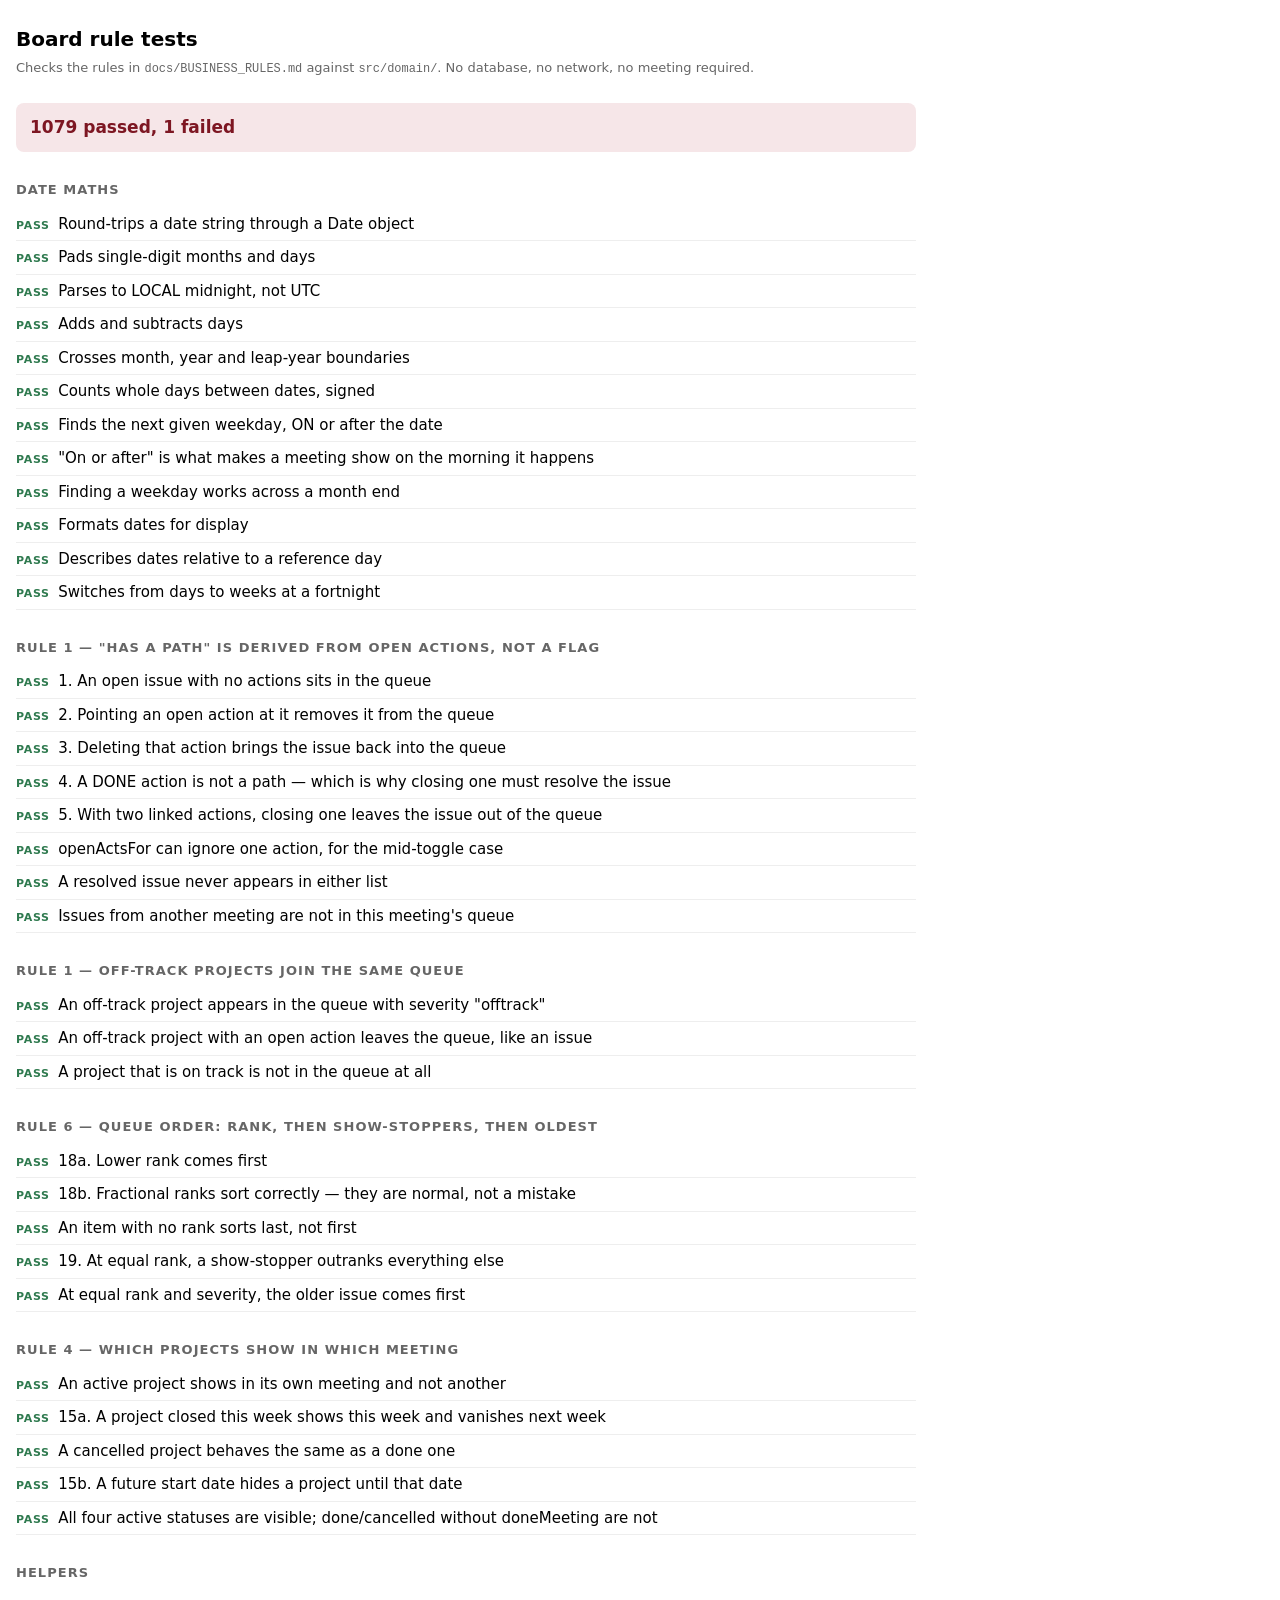
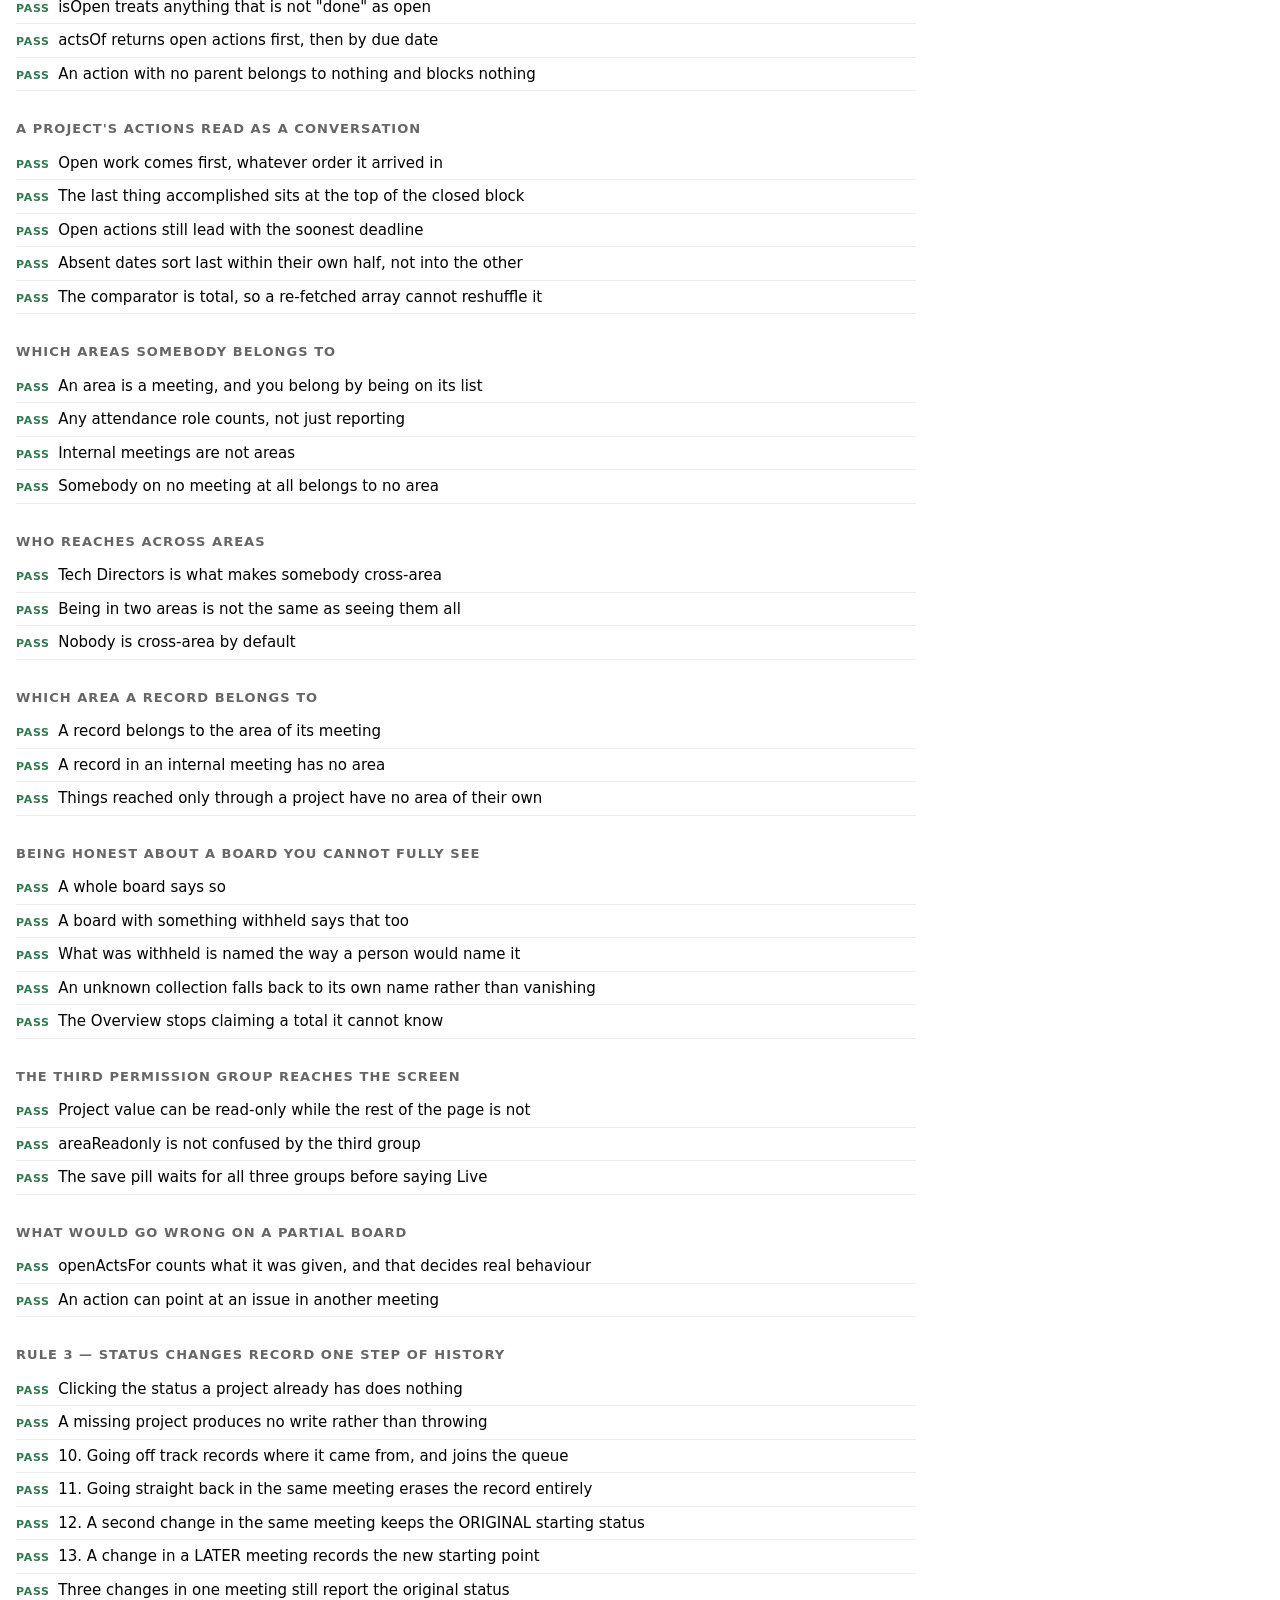
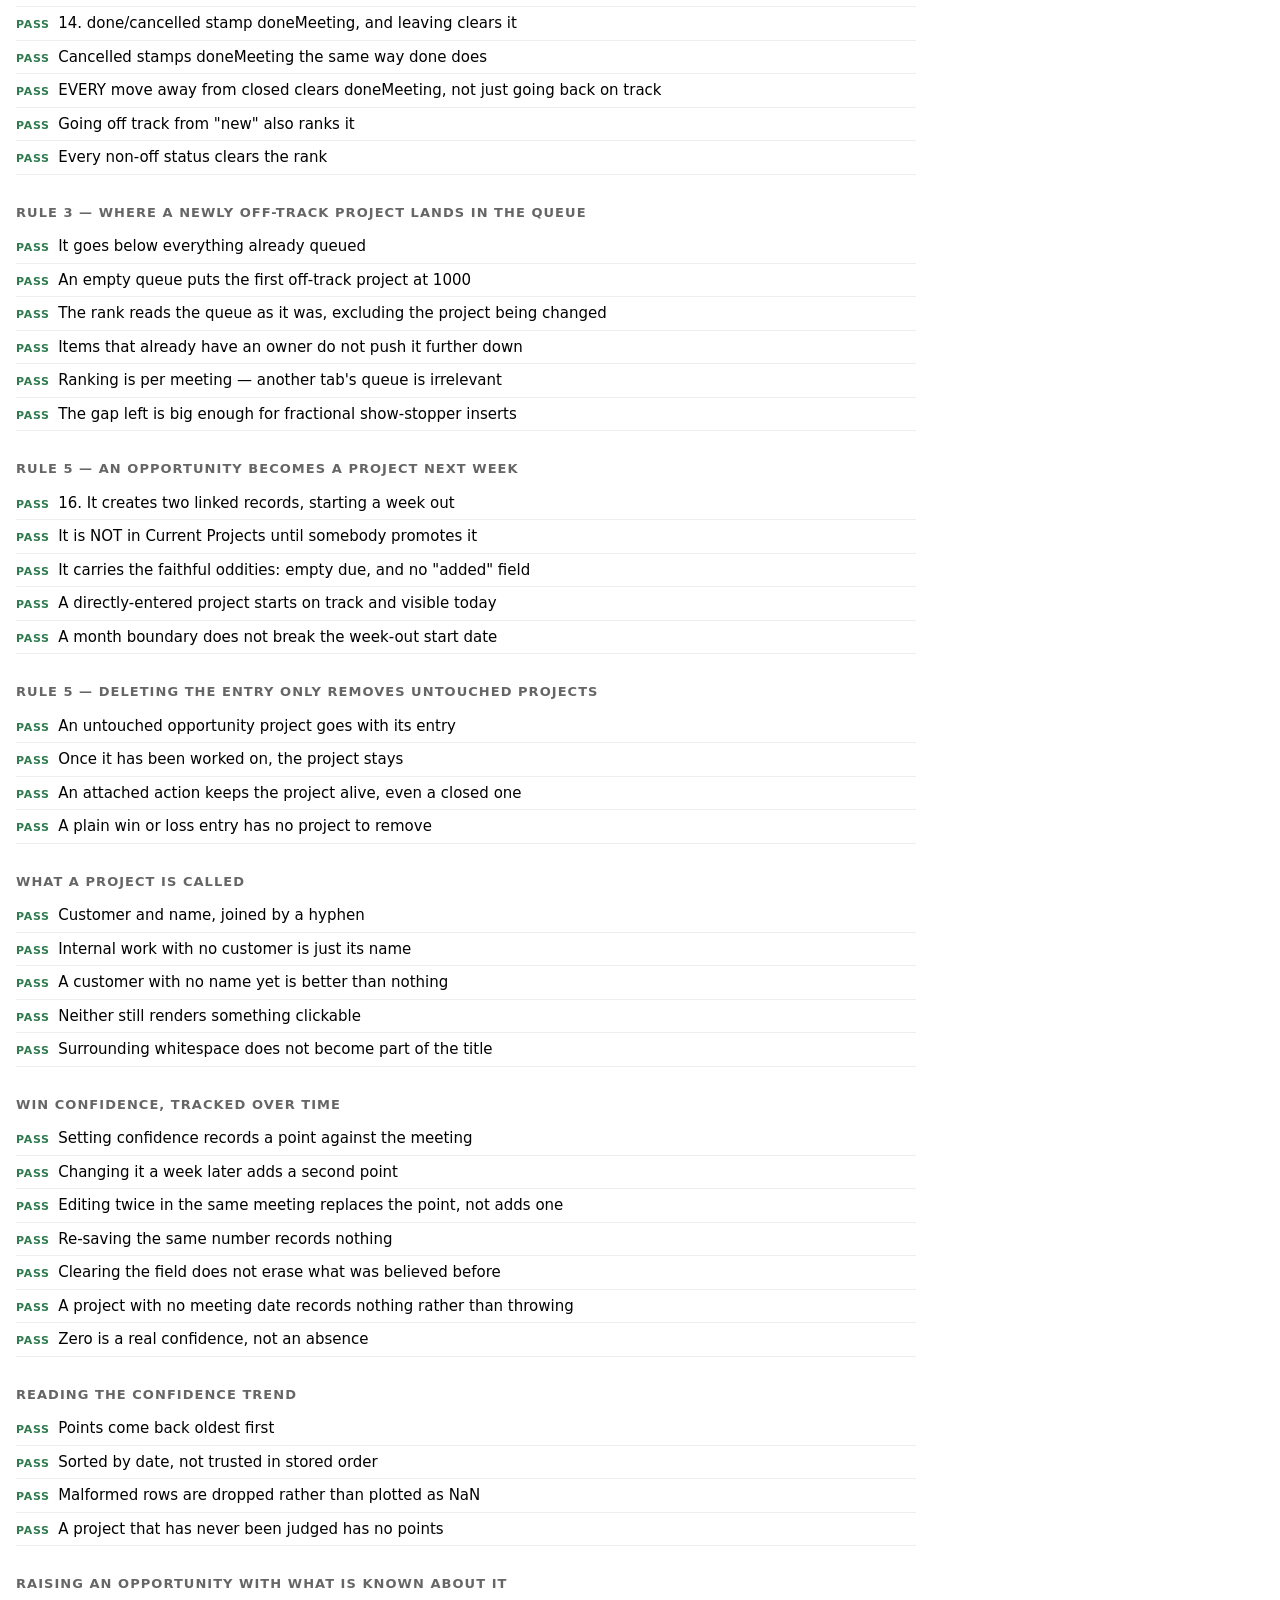
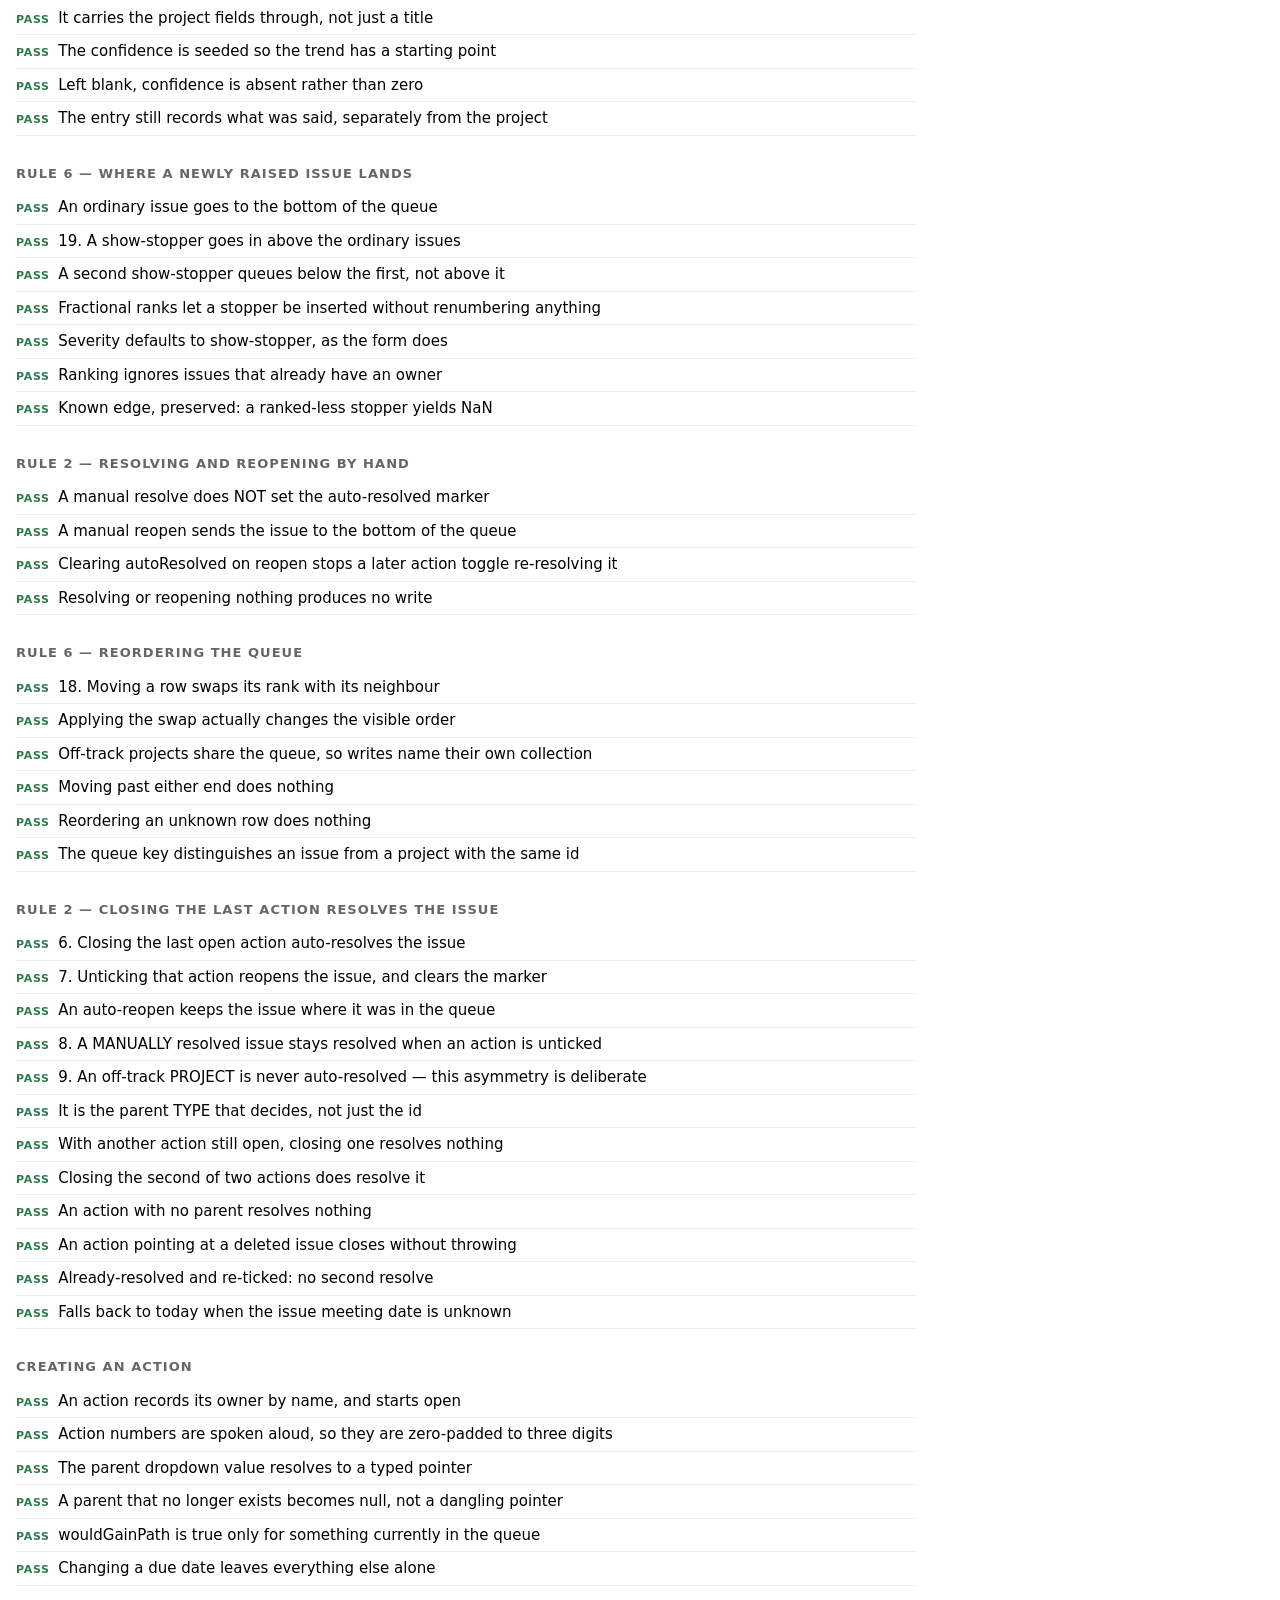
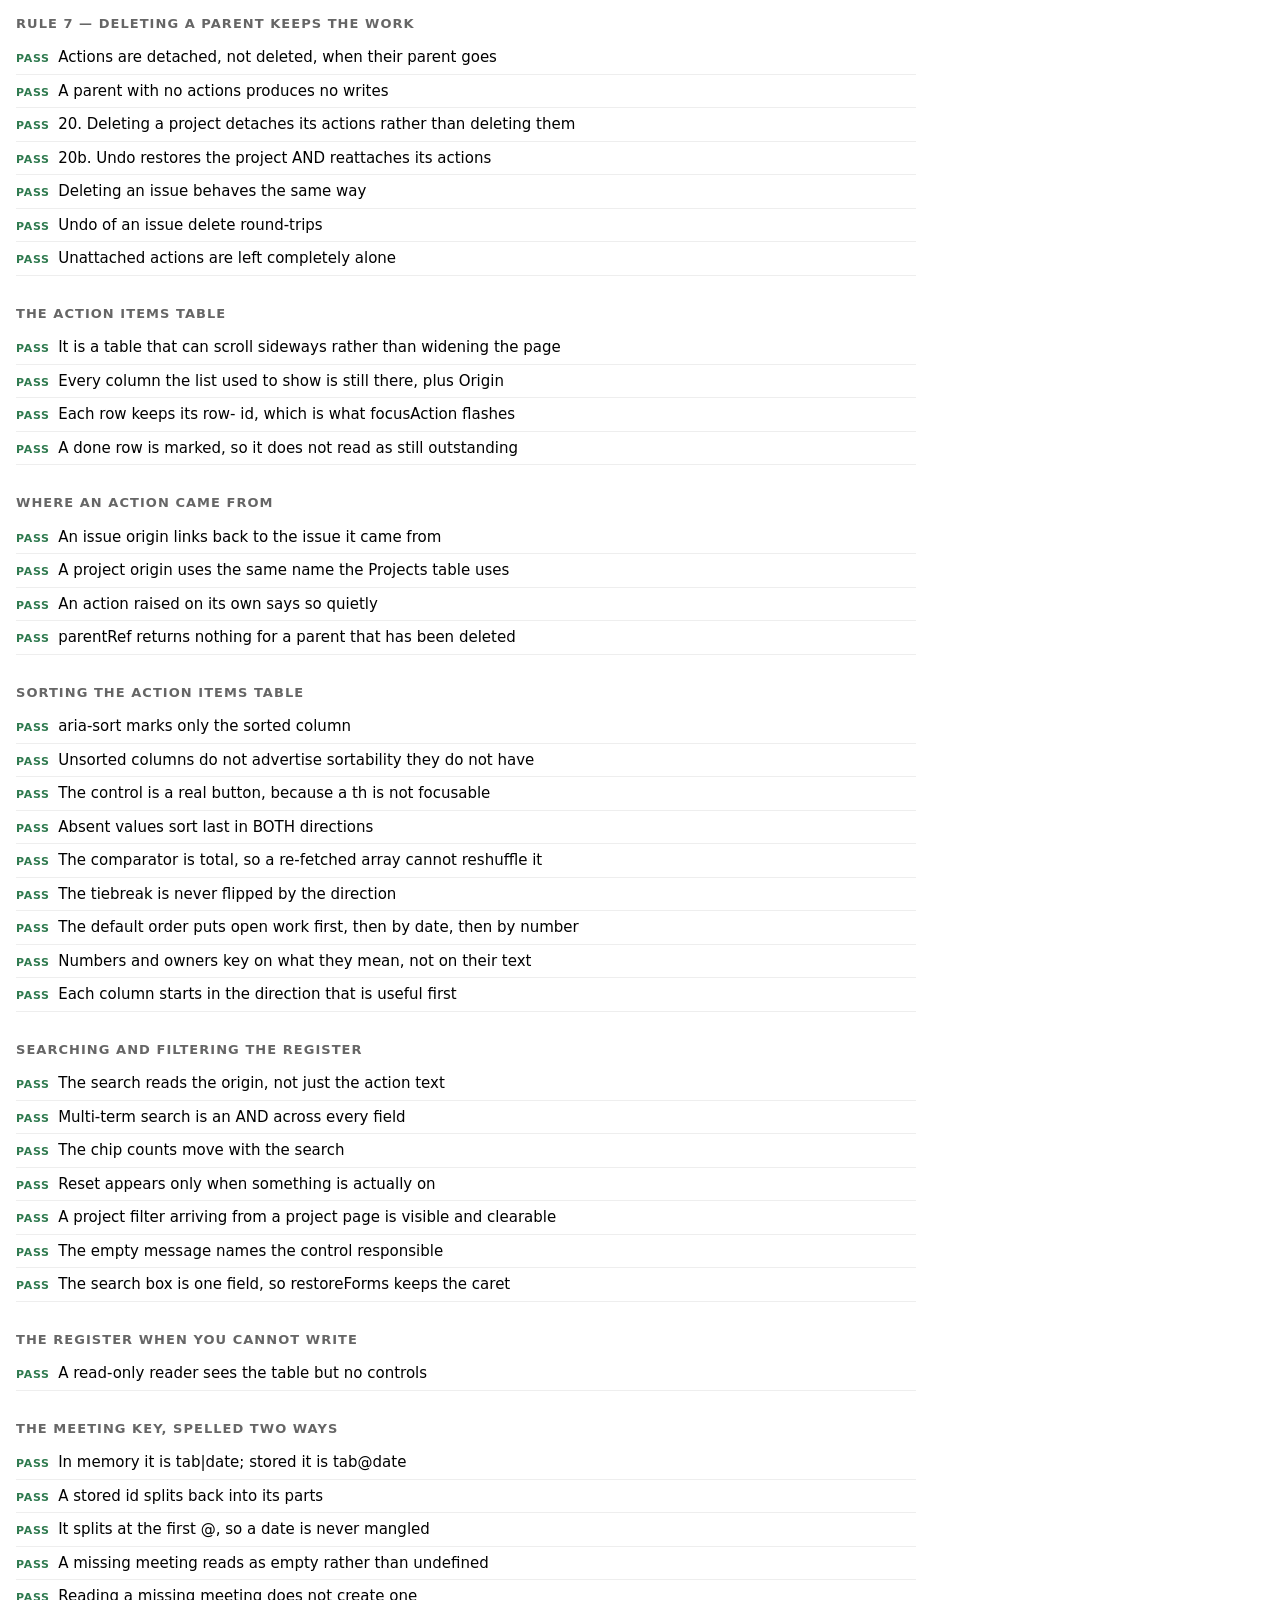
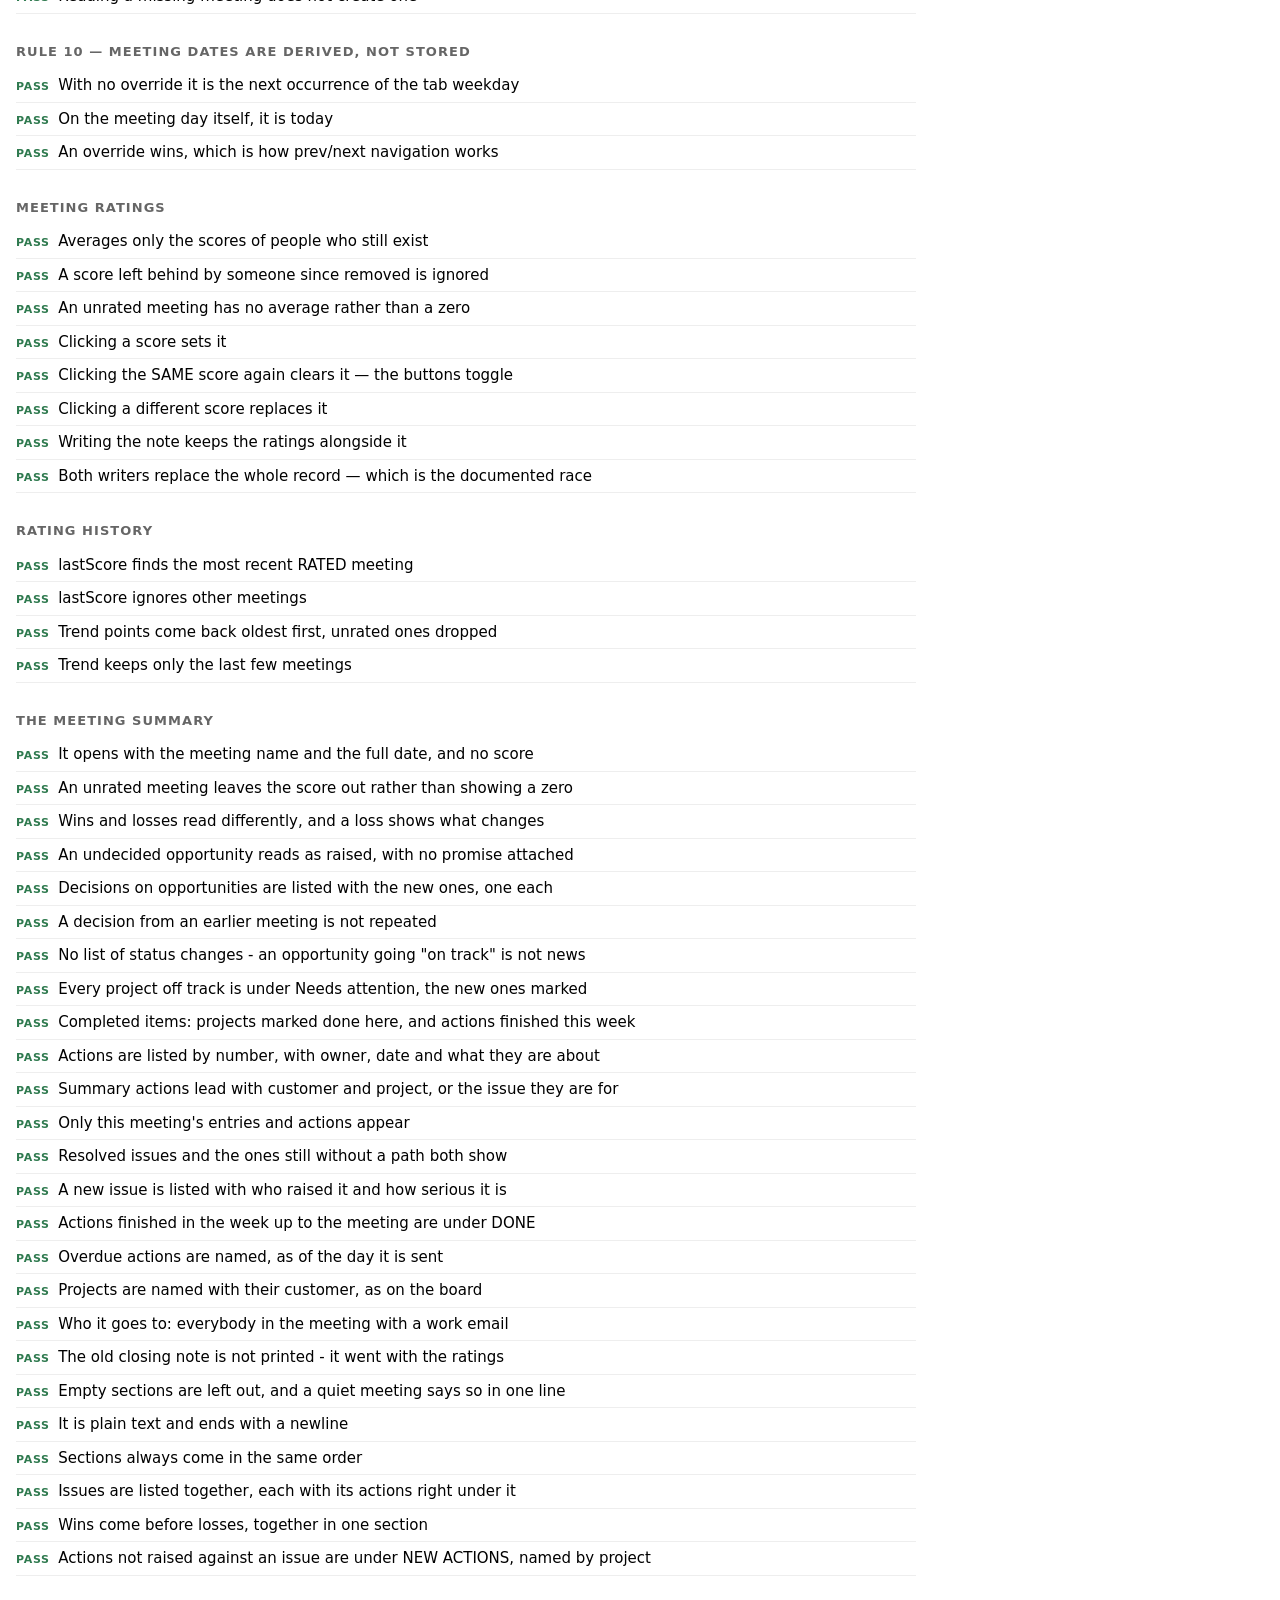
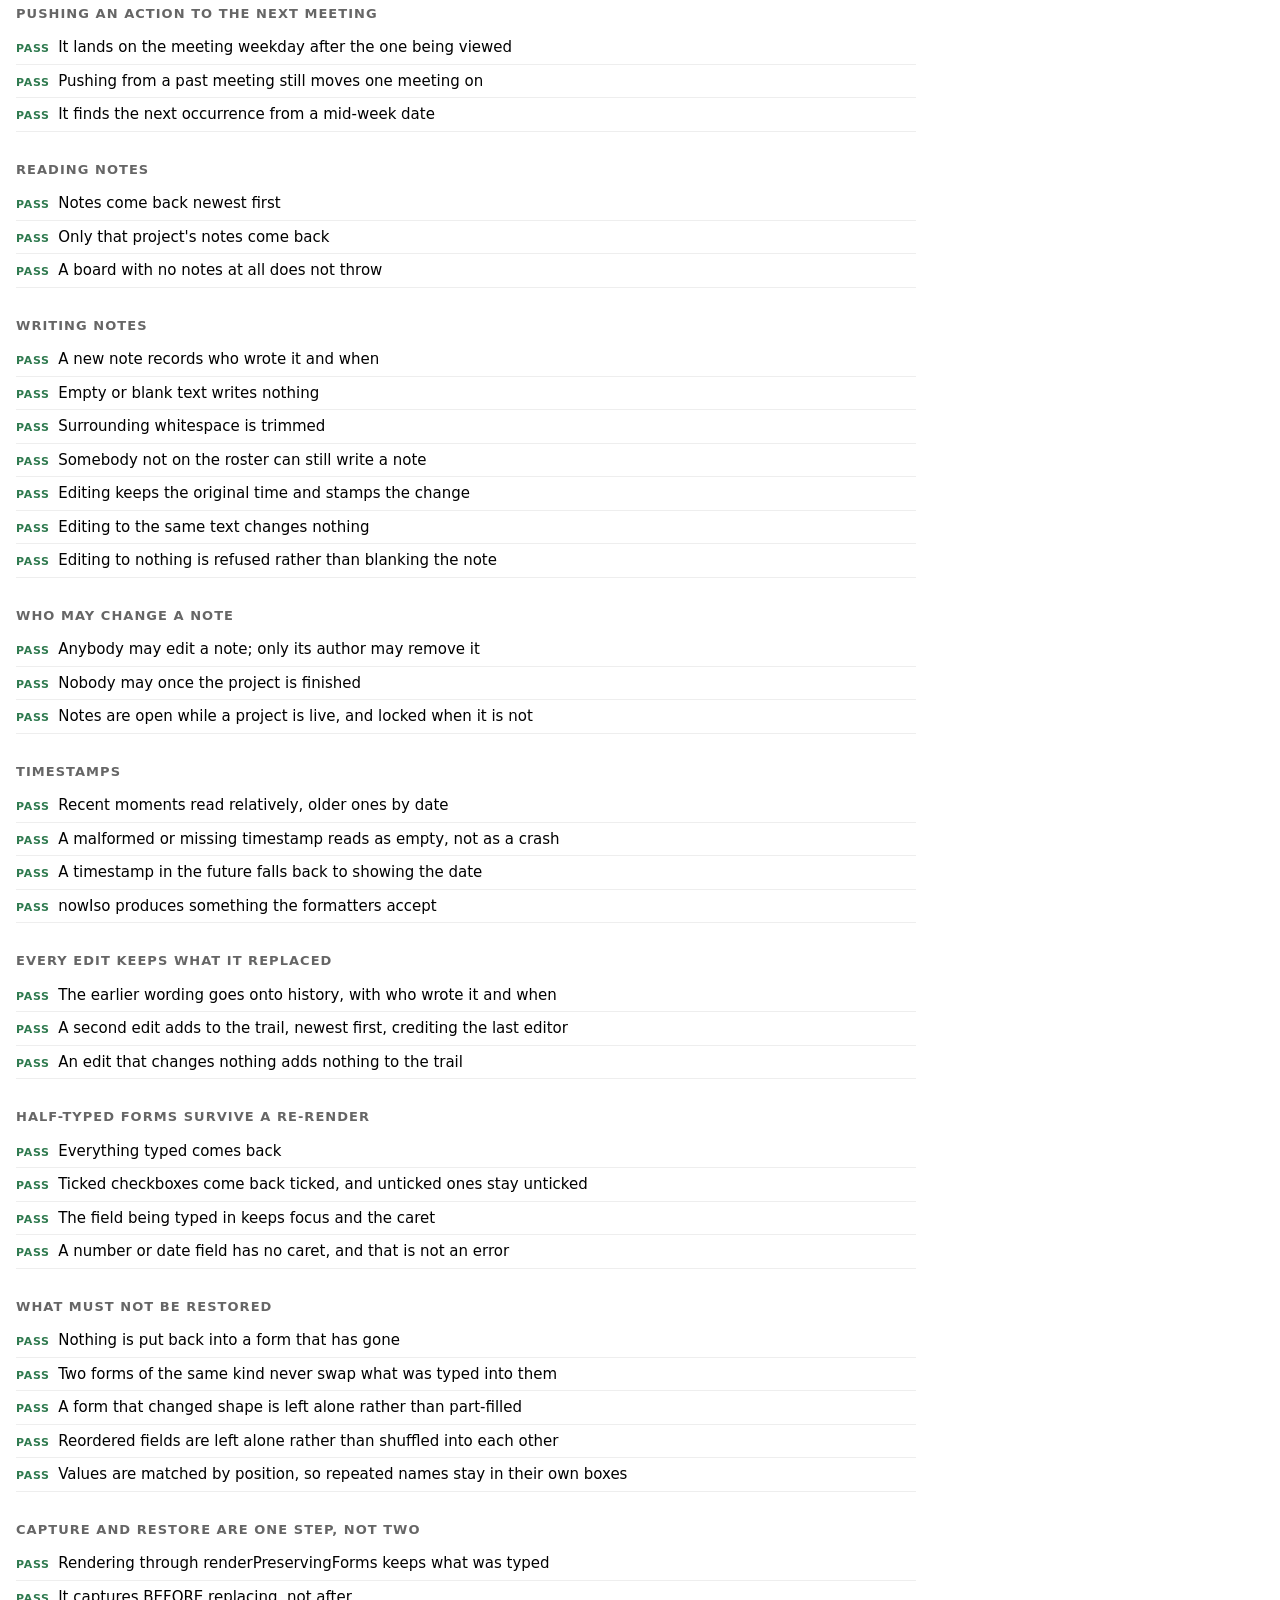
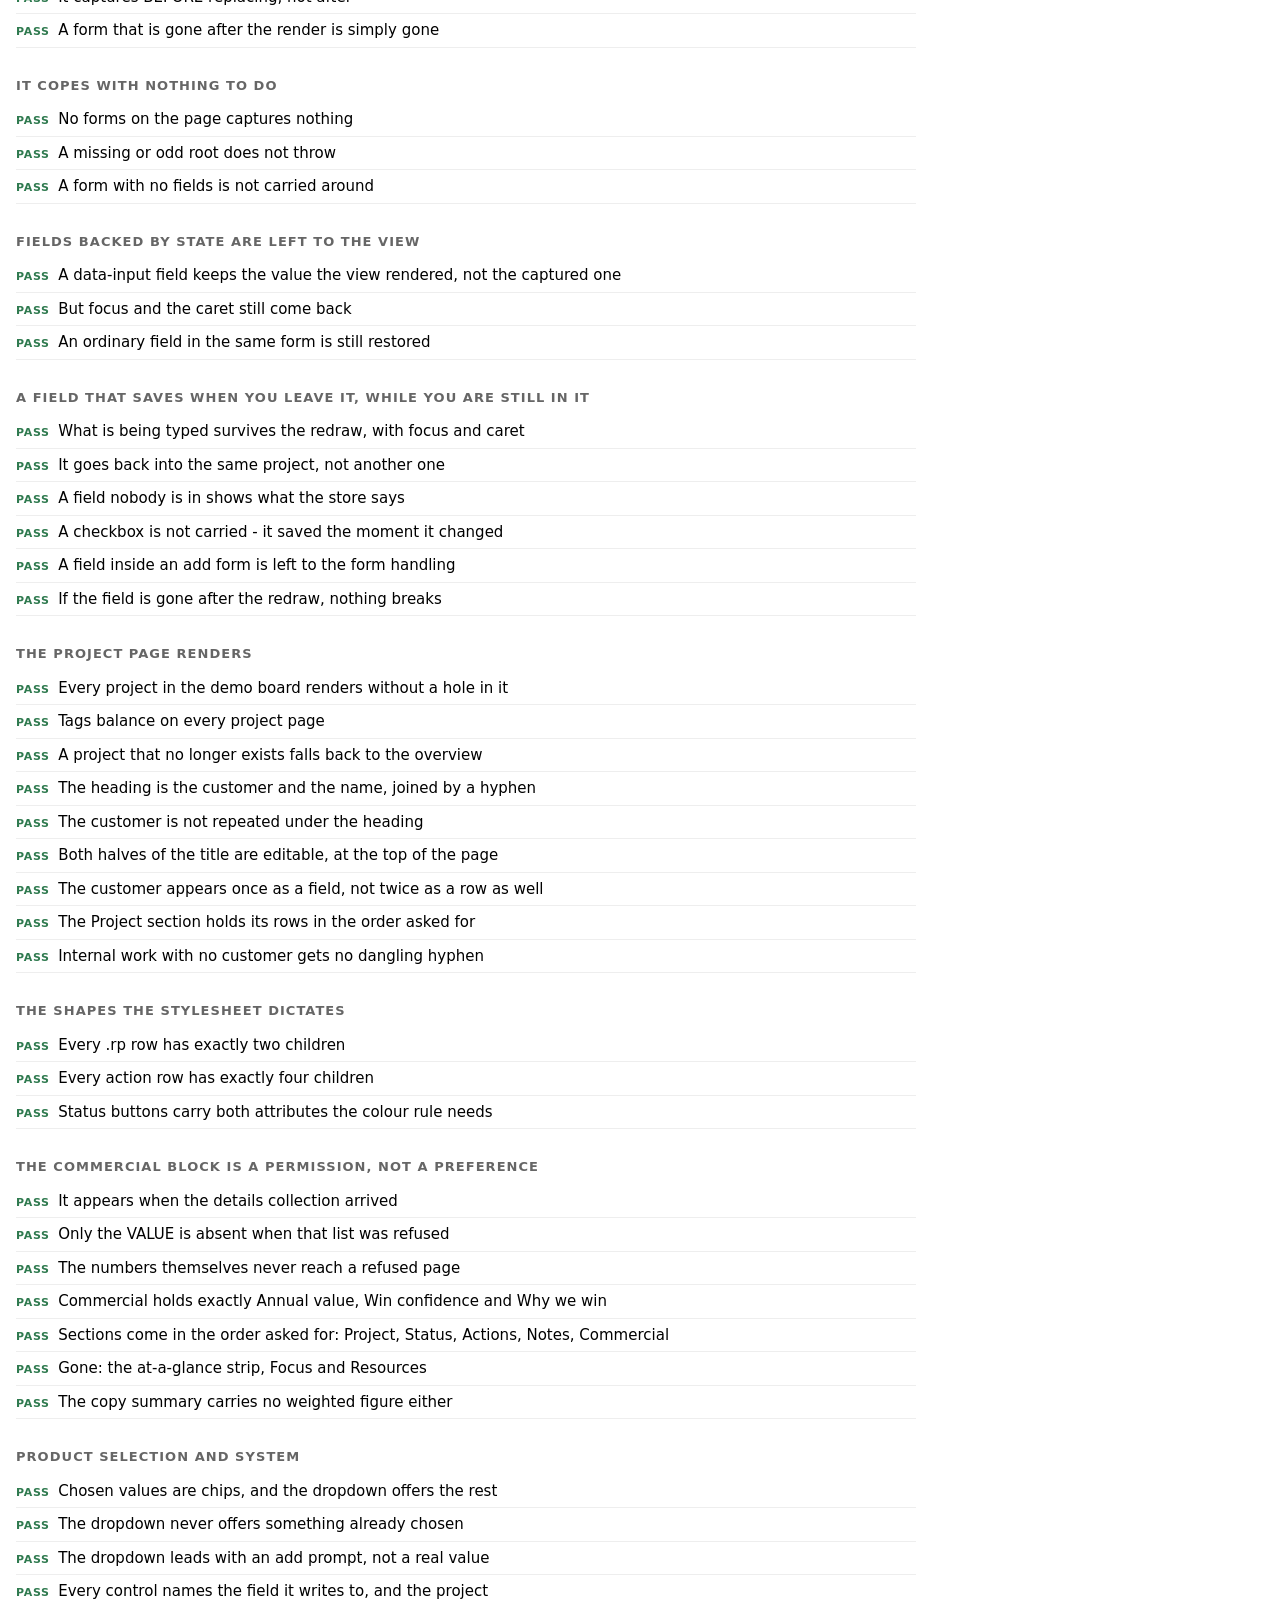
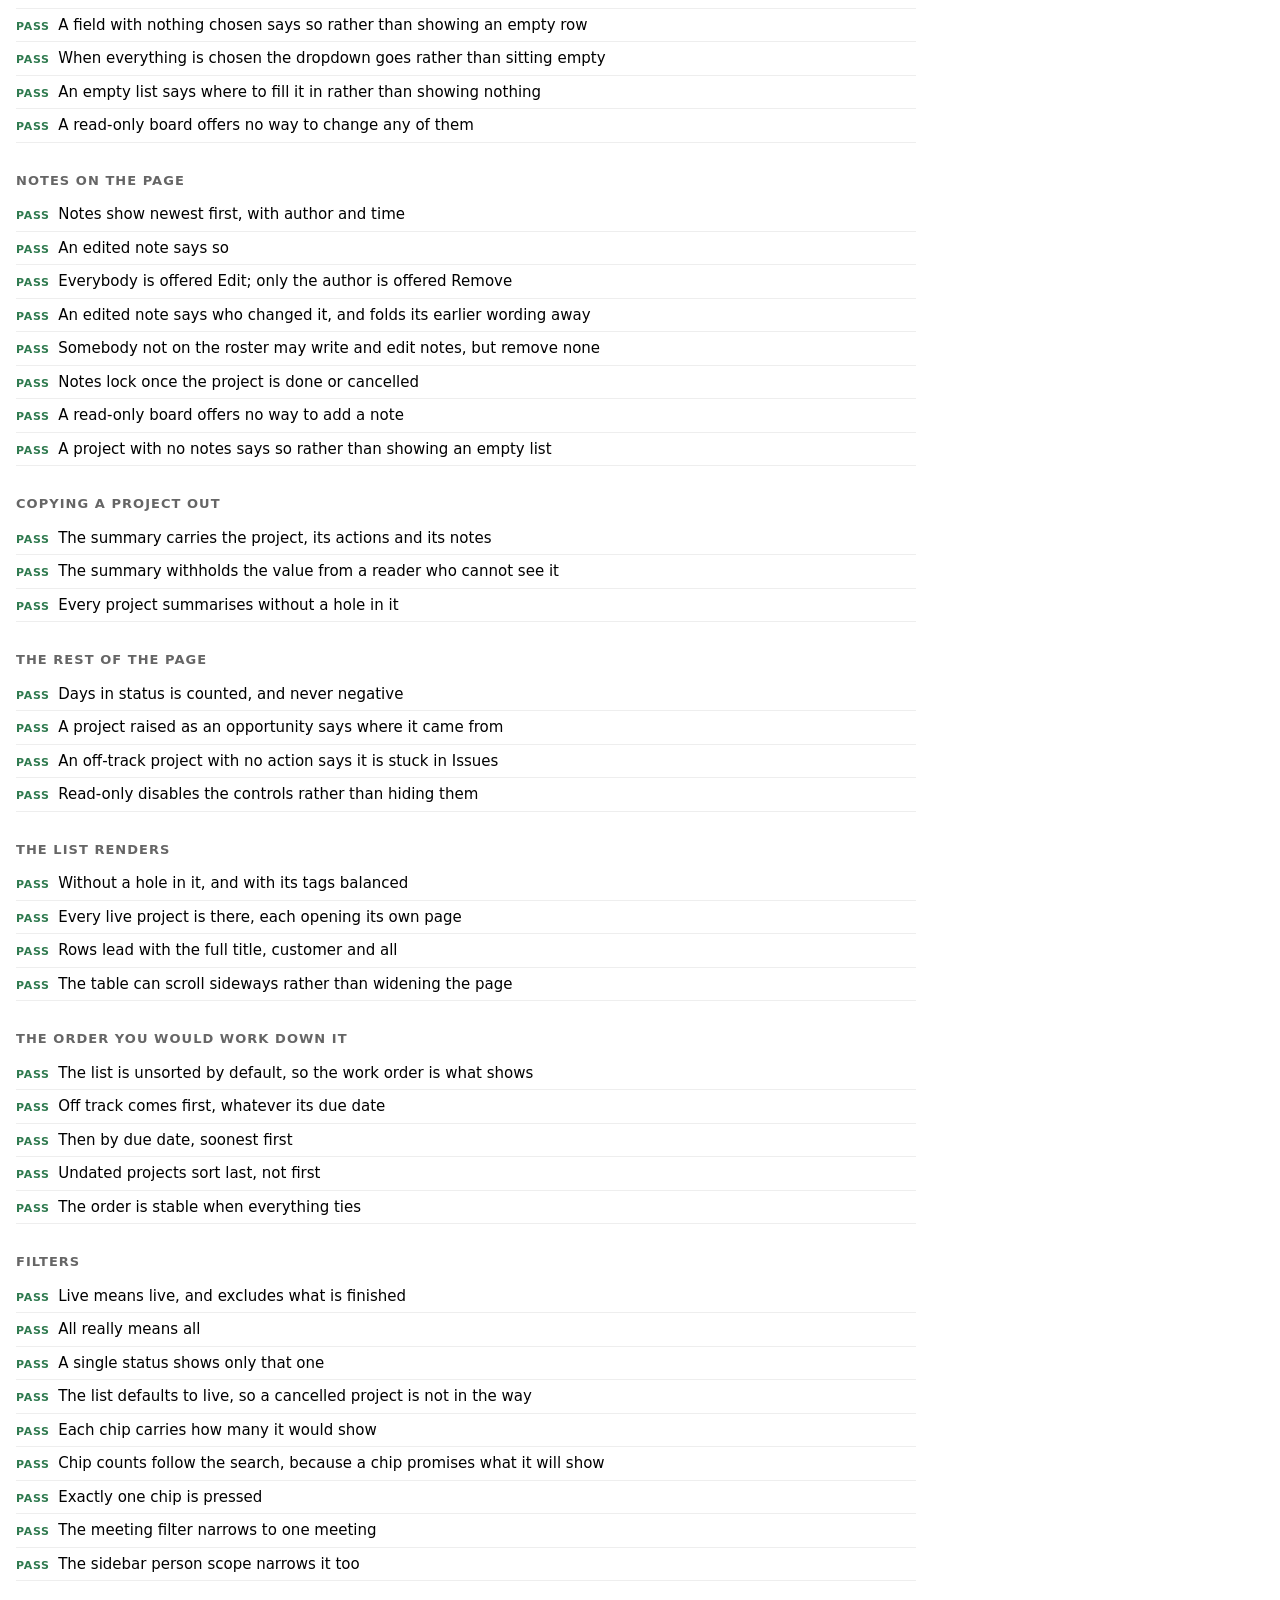
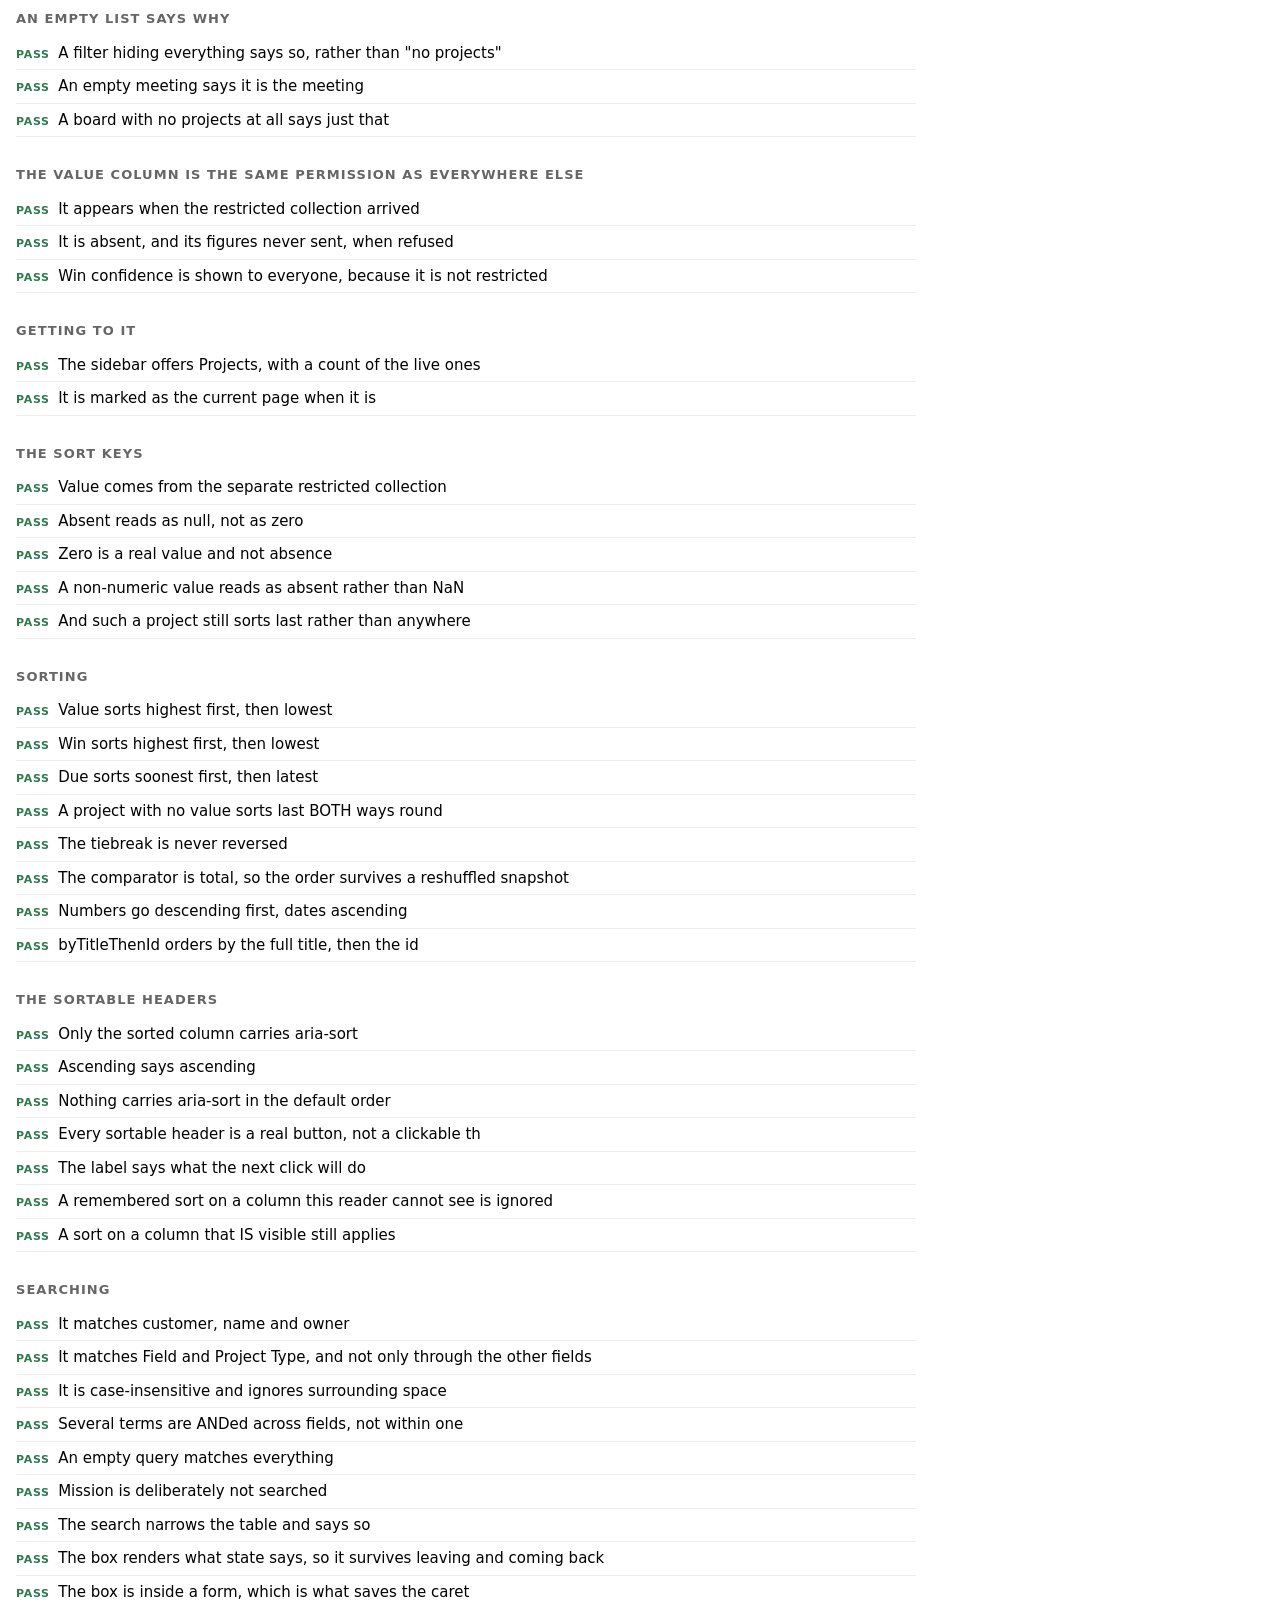
<file: tests/tests.html>
<!doctype html>
<html lang="en">
<head>
<meta charset="utf-8">
<meta name="viewport" content="width=device-width,initial-scale=1">
<title>Board rule tests</title>
<style>
  :root { color-scheme: light dark; }
  body {
    margin: 0; padding: 24px 16px;
    font: 15px/1.5 ui-sans-serif, system-ui, -apple-system, "Segoe UI", sans-serif;
    max-width: 900px;
  }
  h1 { font-size: 20px; margin: 0 0 4px; }
  .hint { color: #666; margin: 0 0 24px; font-size: 13px; }
  @media (prefers-color-scheme: dark) { .hint { color: #999; } }
  h2 {
    font-size: 13px; text-transform: uppercase; letter-spacing: .08em;
    color: #666; margin: 28px 0 8px; font-weight: 600;
  }
  @media (prefers-color-scheme: dark) { h2 { color: #999; } }
  .total { font-size: 17px; font-weight: 600; padding: 12px 14px; border-radius: 8px; }
  .total.good { background: #e2f0e7; color: #1d5334; }
  .total.bad  { background: #f6e6e8; color: #7d1622; }
  @media (prefers-color-scheme: dark) {
    .total.good { background: #1c3326; color: #8ad3a8; }
    .total.bad  { background: #3a2124; color: #eba0a6; }
  }
  ul { list-style: none; margin: 0; padding: 0; }
  li { padding: 5px 0; border-bottom: 1px solid #0001; }
  @media (prefers-color-scheme: dark) { li { border-bottom-color: #fff2; } }
  .mark {
    display: inline-block; min-width: 3.4em; font-size: 11px; font-weight: 700;
    letter-spacing: .06em;
  }
  .pass .mark { color: #2f7a4f; }
  .fail .mark { color: #9b1c28; }
  .fail { font-weight: 500; }
  @media (prefers-color-scheme: dark) {
    .pass .mark { color: #5dbb85; }
    .fail .mark { color: #e0636c; }
  }
  pre {
    margin: 6px 0 6px 3.4em; padding: 8px 10px; border-radius: 6px;
    background: #0000000d; font-size: 12.5px; white-space: pre-wrap; overflow-x: auto;
  }
  @media (prefers-color-scheme: dark) { pre { background: #ffffff14; } }
  .setup {
    margin: 0 0 24px; padding: 12px 14px; border-radius: 8px;
    background: #f7eedb; color: #5d3f08; font-size: 13px;
  }
  @media (prefers-color-scheme: dark) { .setup { background: #3a2f1a; color: #e0c583; } }
  code { font-family: ui-monospace, Menlo, Consolas, monospace; font-size: .92em; }
</style>
</head>
<body>

<h1>Board rule tests</h1>
<p class="hint">
  Checks the rules in <code>docs/BUSINESS_RULES.md</code> against
  <code>src/domain/</code>. No database, no network, no meeting required.
</p>

<noscript><p class="setup">These tests need JavaScript enabled.</p></noscript>

<p class="setup" id="setup">
  <strong>Nothing showing?</strong> This page has to be served over <code>http://</code> —
  browsers block JavaScript modules opened directly as a file. From the project folder run
  <code>python tools/serve.py</code> and open <code>localhost:8000/tests/tests.html</code>.
  Use that rather than <code>python -m http.server</code>: the plain server lets the browser
  cache modules, so you can end up testing the previous version of the code.
</p>

<div id="results"></div>

<script type="module">
  // If the import below fails, the setup note above stays visible and the reason
  // is in the browser console. If it succeeds, hide the note.
  import('./all.test.js')
    .then(() => { document.getElementById('setup').hidden = true; })
    .catch((err) => {
      console.error(err);
      document.getElementById('results').innerHTML =
        '<p class="total bad">Could not load the tests — see the note above and the console.</p>';
    });
</script>

</body>
</html>
</file>
